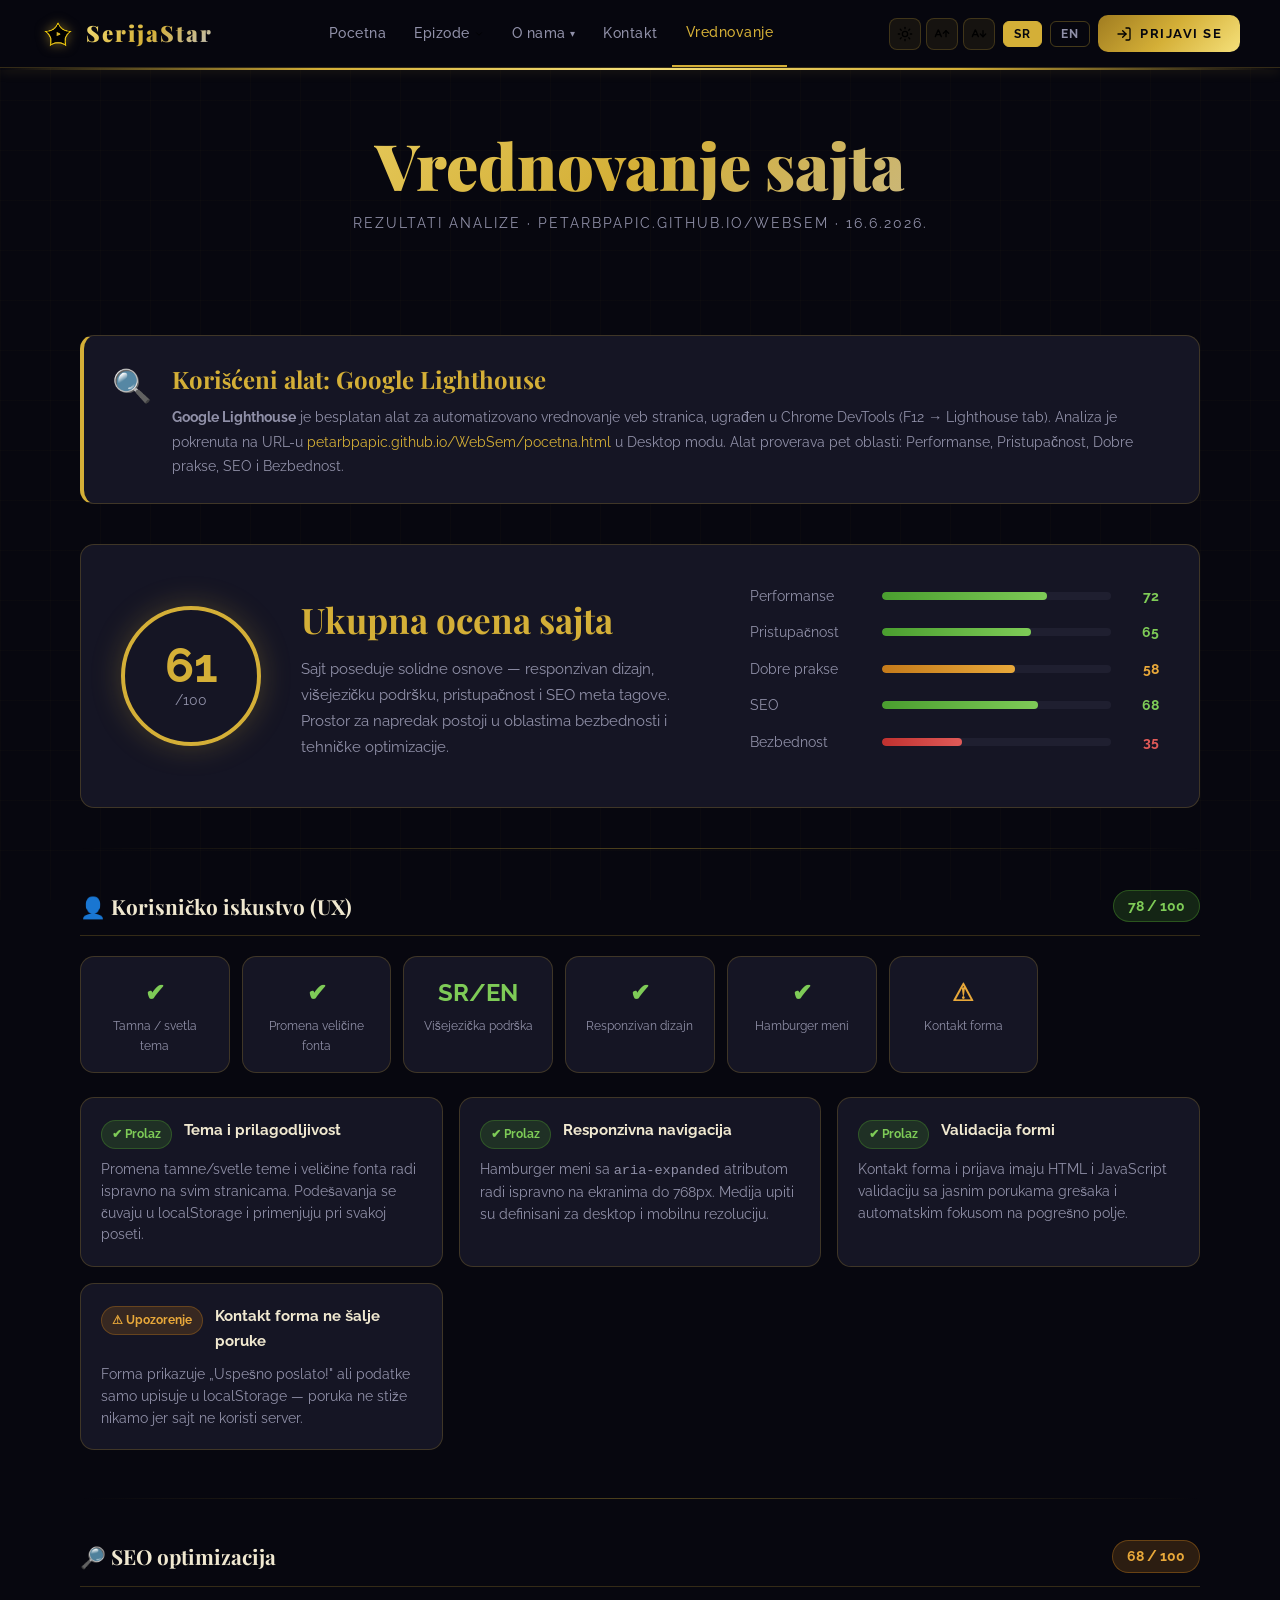
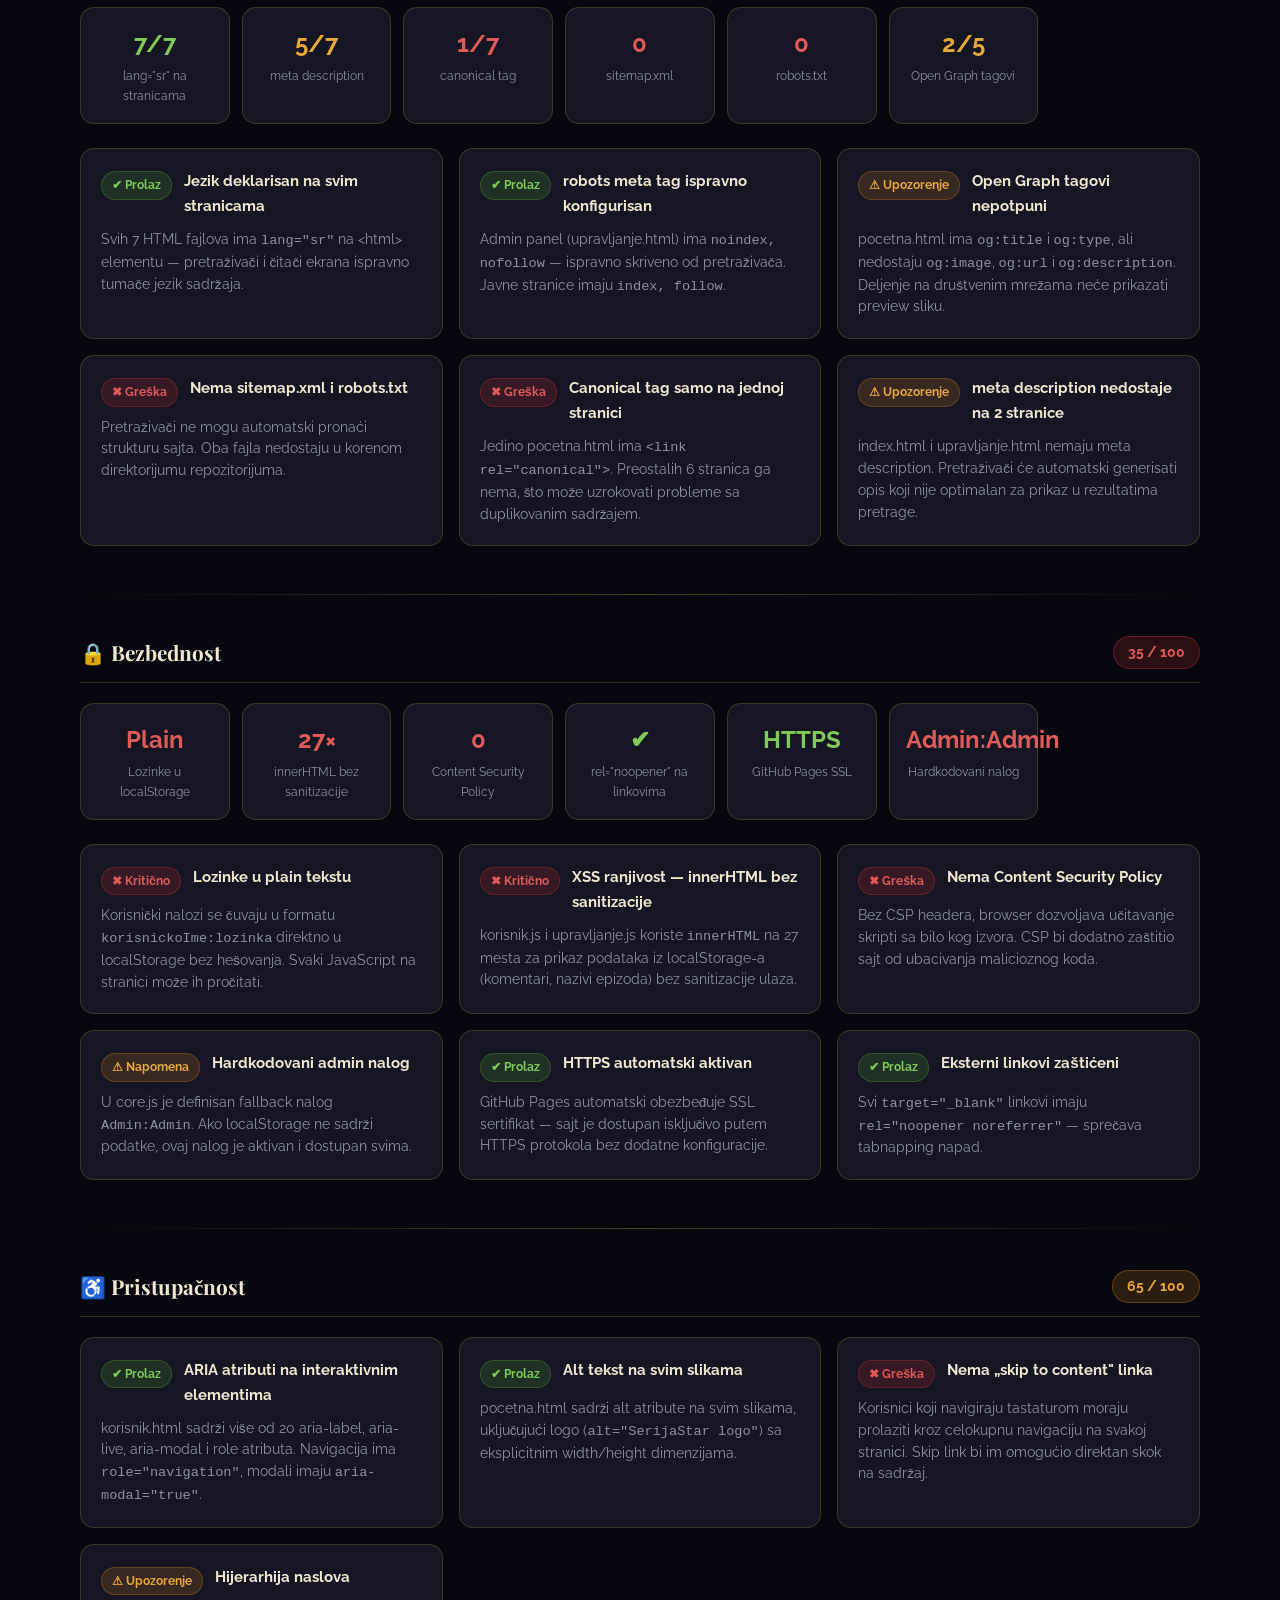
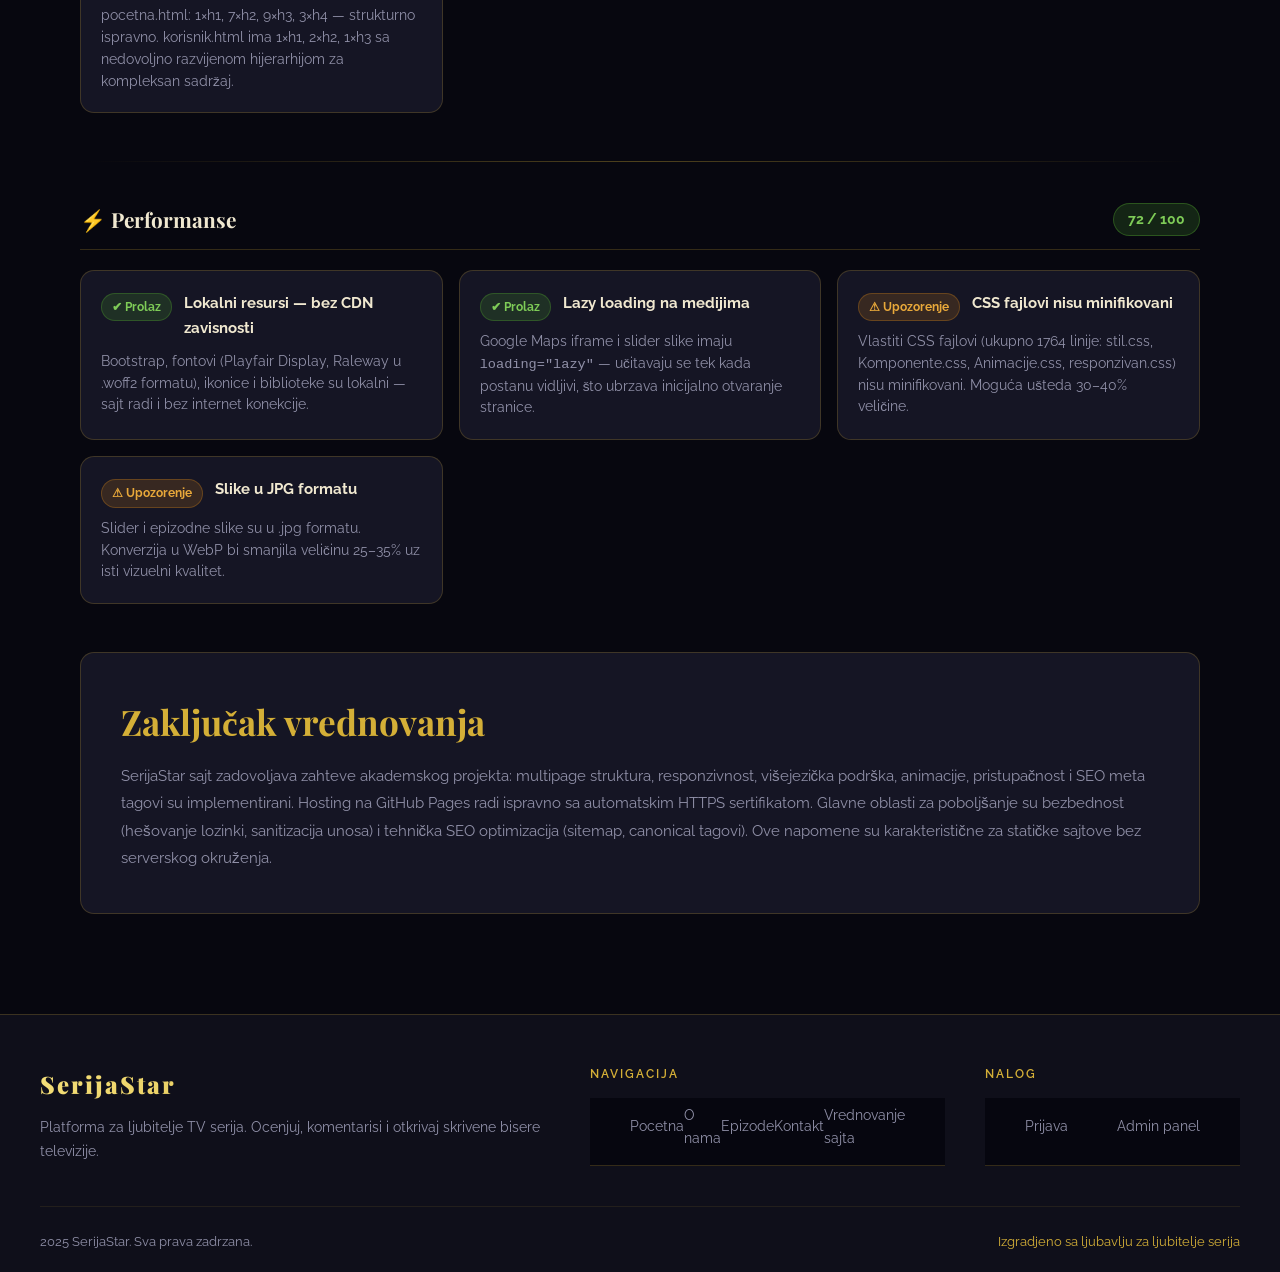
<file: audit.html>
<!DOCTYPE html>
<html lang="sr">
<head>
<!-- ═══ SEO META TAGOVI ═══ -->
<meta charset="UTF-8">
<meta name="viewport" content="width=device-width, initial-scale=1.0">
<meta name="description" content="SerijaStar – Vrednovanje sajta: rezultati provere korisničkog iskustva, bezbednosti i SEO optimizacije.">
<meta name="robots" content="noindex, nofollow">
<title>SerijaStar – Vrednovanje sajta</title>
<link rel="icon" href="slike/logo-64.png" type="image/png">
<link rel="stylesheet" href="css/fontovi.css">
<link rel="stylesheet" href="css/stil.css">
<link rel="stylesheet" href="css/komponente.css">
<link rel="stylesheet" href="css/animacije.css">
<style>
.svg-ikona { width:1em; height:1em; vertical-align:middle; display:inline-block; }
.m-ikona .svg-ikona { width:1em; height:1em; margin-right:4px; }
.nav-desno .svg-ikona { width:1rem; height:1rem; }
.dugme-acc .svg-ikona { width:1rem; height:1rem; }

.audit-hero { text-align:center; padding:60px 40px 40px; }
.audit-hero h1 {
  background: linear-gradient(135deg, var(--zlato-sv,#F5E27A), var(--zlato,#D4AF37), var(--srebro,#C0C0C0));
  -webkit-background-clip:text; -webkit-text-fill-color:transparent; background-clip:text;
  margin-bottom:12px;
}
.audit-hero p { color:var(--tekst2,#9A9080); letter-spacing:2px; font-size:.85rem; text-transform:uppercase; }

.ukupna-ocena-blok {
  background:var(--kartica,#12121E); border:1px solid var(--border,rgba(212,175,55,.18));
  border-radius:var(--radius,12px); padding:40px; margin-bottom:40px;
  display:flex; align-items:center; gap:40px; flex-wrap:wrap;
}
.ocena-krug {
  width:140px; height:140px; border-radius:50%;
  border:4px solid var(--zlato,#D4AF37);
  display:flex; flex-direction:column; align-items:center; justify-content:center;
  flex-shrink:0; box-shadow:0 0 30px rgba(212,175,55,.25);
}
.ocena-krug .broj { font-size:3rem; font-weight:900; color:var(--zlato,#D4AF37); line-height:1; }
.ocena-krug .max  { font-size:.85rem; color:var(--tekst2,#9A9080); }
.ocena-opis { flex:1; min-width:200px; }
.ocena-opis h2 { margin-bottom:8px; color:var(--zlato,#D4AF37); font-family:var(--font-n); }
.ocena-opis p  { color:var(--tekst2,#9A9080); font-size:.95rem; line-height:1.7; }

.trake-blok { flex:1; min-width:260px; }
.traka-red { display:flex; align-items:center; gap:12px; margin-bottom:14px; }
.traka-label { font-size:.85rem; color:var(--tekst2,#9A9080); width:120px; flex-shrink:0; }
.traka-pozadina { flex:1; height:8px; background:var(--bg4,rgba(255,255,255,.06)); border-radius:4px; overflow:hidden; }
.traka-punjenje { height:100%; border-radius:4px; width:0%; transition:width 1.2s ease; }
.traka-vrednost { font-size:.85rem; font-weight:700; width:36px; text-align:right; }
.zelena  { background:linear-gradient(90deg,#4a9e2f,#7ecb57); }
.narandzasta { background:linear-gradient(90deg,#c47a1a,#e8a83a); }
.crvena  { background:linear-gradient(90deg,#c0312f,#e05a58); }

.kategorija-sekcija { margin-bottom:48px; }
.kategorija-naslov {
  display:flex; align-items:center; gap:12px;
  margin-bottom:20px; padding-bottom:12px;
  border-bottom:1px solid var(--border,rgba(212,175,55,.18));
}
.kategorija-naslov h2 { font-size:1.3rem; font-family:var(--font-n); }
.kat-ocena-znacka { margin-left:auto; padding:4px 14px; border-radius:20px; font-size:.85rem; font-weight:700; }
.znacka-z { background:rgba(78,158,47,.2); color:#7ecb57; border:1px solid rgba(78,158,47,.4); }
.znacka-n { background:rgba(196,122,26,.2); color:#e8a83a; border:1px solid rgba(196,122,26,.4); }
.znacka-c { background:rgba(192,49,47,.2); color:#e05a58; border:1px solid rgba(192,49,47,.4); }

.rezultati-mreza { display:grid; grid-template-columns:repeat(auto-fill,minmax(300px,1fr)); gap:16px; }
.rezultat-kartica {
  background:var(--kartica,#12121E); border:1px solid var(--border,rgba(212,175,55,.18));
  border-radius:var(--radius,12px); padding:20px; transition:all .25s;
}
.rezultat-kartica:hover { border-color:var(--zlato,#D4AF37); transform:translateY(-2px); }
.kartica-zaglavlje { display:flex; align-items:flex-start; gap:12px; margin-bottom:10px; }
.status-znacka {
  display:inline-flex; align-items:center; gap:5px;
  font-size:.78rem; font-weight:700; padding:3px 10px;
  border-radius:20px; flex-shrink:0; margin-top:2px; white-space:nowrap;
}
.prolaz     { background:rgba(78,158,47,.2);  color:#7ecb57; border:1px solid rgba(78,158,47,.35); }
.upozorenje { background:rgba(196,122,26,.2); color:#e8a83a; border:1px solid rgba(196,122,26,.35); }
.greska     { background:rgba(192,49,47,.2);  color:#e05a58; border:1px solid rgba(192,49,47,.35); }
.kartica-naslov { font-size:.95rem; font-weight:700; color:var(--tekst,#E8DCC8); }
.kartica-opis { font-size:.85rem; color:var(--tekst2,#9A9080); line-height:1.6; }

.alat-info {
  background:var(--kartica,#12121E); border:1px solid var(--border,rgba(212,175,55,.18));
  border-left:4px solid var(--zlato,#D4AF37); border-radius:var(--radius,12px);
  padding:24px 28px; margin-bottom:40px; display:flex; gap:20px; align-items:flex-start;
}
.alat-ikona { font-size:2rem; flex-shrink:0; }
.alat-tekst h3 { margin-bottom:6px; color:var(--zlato,#D4AF37); font-family:var(--font-n); }
.alat-tekst p  { font-size:.9rem; color:var(--tekst2,#9A9080); line-height:1.7; }
.alat-tekst a  { color:var(--zlato,#D4AF37); }

.metrike-mreza { display:grid; grid-template-columns:repeat(auto-fill,minmax(140px,1fr)); gap:12px; margin-bottom:24px; }
.metrika-kartica {
  background:var(--kartica,#12121E); border:1px solid var(--border,rgba(212,175,55,.18));
  border-radius:var(--radius,12px); padding:16px; text-align:center;
}
.metrika-vrednost { font-size:1.5rem; font-weight:700; margin-bottom:4px; }
.metrika-label { font-size:.75rem; color:var(--tekst2,#9A9080); }
.vrednost-z { color:#7ecb57; }
.vrednost-n { color:#e8a83a; }
.vrednost-c { color:#e05a58; }

.zlatna-linija-tanka {
  height:1px;
  background:linear-gradient(90deg,transparent,var(--zlato,#D4AF37),transparent);
  margin:40px 0; opacity:.35;
}

@media (max-width:768px) {
  .ukupna-ocena-blok { flex-direction:column; align-items:center; text-align:center; }
  .rezultati-mreza { grid-template-columns:1fr; }
  .metrike-mreza { grid-template-columns:repeat(2,1fr); }
  .alat-info { flex-direction:column; }
  .audit-hero { padding:40px 20px 30px; }
  .traka-label { width:90px; font-size:.78rem; }
}
</style>
</head>
<body>

<!-- ═══ NAVIGACIJA ═══ -->
<nav id="nav" role="navigation" aria-label="Glavna navigacija">
  <div class="nav-logo">
    <img src="slike/logo.png" alt="SerijaStar logo" class="logo-img" width="36" height="36">
    <span class="logo-txt">SerijaStar</span>
  </div>
  <ul class="nav-veze" id="nav-veze" role="menubar">
    <li>
      <a href="pocetna.html" role="menuitem" data-i18n="nav.pocetna">Pocetna</a>
    </li>
    <li>
      <a href="korisnik.html" role="menuitem" aria-haspopup="true">
        <span data-i18n="nav.epizode">Epizode</span>
        <span class="strelica"><img src="slike/ikone/chevron-down.svg" class="svg-ikona" alt=""></span>
      </a>
      <div class="padajuci-meni" role="menu">
        <a href="korisnik.html" role="menuitem">
          <span class="m-ikona"><span aria-hidden="true">✦</span></span>
          <span data-i18n="nav.mega_najnovije">Najnovije</span>
        </a>
        <a href="korisnik.html" role="menuitem">
          <span class="m-ikona"><img src="slike/ikone/star.svg" class="svg-ikona" alt="zvezda"></span>
          <span data-i18n="nav.mega_ocenjivanje">Ocenjivanje</span>
        </a>
        <a href="korisnik.html#top10" role="menuitem">
          <span class="m-ikona"><img src="slike/ikone/trophy.svg" class="svg-ikona" alt="trofej"></span>
          <span data-i18n="nav.mega_top10">Top 10 lista</span>
        </a>
      </div>
    </li>
    <li>
      <a href="o-nama.html" role="menuitem" aria-haspopup="true">
        <span data-i18n="nav.onama">O nama</span>
        <span class="strelica"><span aria-hidden="true">▾</span></span>
      </a>
      <div class="mega-meni" role="menu">
        <div class="mega-kolona">
          <h4 data-i18n="nav.onama">O nama</h4>
          <a href="o-nama.html" role="menuitem">
            <span class="m-ikona"><img src="slike/ikone/user.svg" class="svg-ikona" alt="tim"></span>
            <span data-i18n="nav.mega_tim">Nas tim</span>
          </a>
          <a href="o-nama.html#misija" role="menuitem">
            <span class="m-ikona"><img src="slike/ikone/target.svg" class="svg-ikona" alt="misija"></span>
            <span data-i18n="nav.mega_misija">Misija</span>
          </a>
        </div>
        <div class="mega-kolona">
          <h4 data-i18n="nav.epizode">Epizode</h4>
          <a href="korisnik.html" role="menuitem">
            <span class="m-ikona"><img src="slike/ikone/tv.svg" class="svg-ikona" alt="TV"></span>
            <span data-i18n="nav.mega_najnovije">Najnovije</span>
          </a>
          <a href="korisnik.html" role="menuitem">
            <span class="m-ikona"><img src="slike/ikone/trophy.svg" class="svg-ikona" alt="trofej"></span>
            <span data-i18n="nav.mega_top10">Top 10</span>
          </a>
        </div>
        <div class="mega-kolona">
          <h4 data-i18n="nav.kontakt">Kontakt</h4>
          <a href="kontakt.html" role="menuitem">
            <span class="m-ikona"><img src="slike/ikone/mail.svg" class="svg-ikona" alt="pošta"></span>
            <span data-i18n="nav.mega_kontakt">Kontakt forma</span>
          </a>
          <a href="kontakt.html#mapa" role="menuitem">
            <span class="m-ikona"><img src="slike/ikone/map-pin.svg" class="svg-ikona" alt="lokacija"></span>
            <span data-i18n="nav.mega_mapa">Lokacija</span>
          </a>
        </div>
      </div>
    </li>
    <li>
      <a href="kontakt.html" role="menuitem" data-i18n="nav.kontakt">Kontakt</a>
    </li>
    <li>
      <a href="audit.html" class="aktivan" role="menuitem">Vrednovanje</a>
    </li>
  </ul>

  <div class="nav-desno">
    <div class="acc-traka">
      <button class="dugme-acc" id="btn-tema" onclick="togglujTemu()" title="Promeni temu" aria-label="Promena teme">
        <img src="slike/ikone/sun.svg" class="svg-ikona" alt="sunce">
      </button>
      <button class="dugme-acc" onclick="povecajFont()" title="Povecaj font" aria-label="Povecaj font"><img src="slike/ikone/a-arrow-up.svg" class="svg-ikona" alt="veći font"></button>
      <button class="dugme-acc" onclick="smanjiFont()" title="Smanji font" aria-label="Smanji font"><img src="slike/ikone/a-arrow-down.svg" class="svg-ikona" alt="manji font"></button>
    </div>
    <button class="dugme-jezicki aktivan-jezik" id="btn-sr" onclick="postaviJezik('sr')" aria-label="Srpski jezik">SR</button>
    <button class="dugme-jezicki" id="btn-en" onclick="postaviJezik('en')" aria-label="English language">EN</button>
    <a href="prijava.html" class="dugme-prim" style="font-size:.82rem;padding:8px 18px;" data-i18n="nav.prijava">
      <img src="slike/ikone/log-in.svg" class="svg-ikona" alt="prijava">Prijavi se
    </a>
    <button class="hamburger" id="hamburger" onclick="togglujMeni()" aria-label="Otvori meni" aria-expanded="false">
      <span></span><span></span><span></span>
    </button>
  </div>
</nav>

<div class="zlatna-linija"></div>

<!-- ═══ GLAVNI SADRŽAJ ═══ -->
<main id="glavni-sadrzaj">

  <div class="audit-hero animuj-gore">
    <h1>Vrednovanje sajta</h1>
    <p>Rezultati analize · petarbpapic.github.io/WebSem · 16.6.2026.</p>
  </div>

  <div class="kontejner">

    <!-- INFO O ALATU -->
    <div class="alat-info animuj-gore">
      <div class="alat-ikona">🔍</div>
      <div class="alat-tekst">
        <h3>Korišćeni alat: Google Lighthouse</h3>
        <p>
          <strong>Google Lighthouse</strong> je besplatan alat za automatizovano vrednovanje veb stranica,
          ugrađen u Chrome DevTools (F12 → Lighthouse tab). Analiza je pokrenuta na URL-u
          <a href="https://petarbpapic.github.io/WebSem/pocetna.html" target="_blank" rel="noopener noreferrer">
            petarbpapic.github.io/WebSem/pocetna.html
          </a>
          u Desktop modu. Alat proverava pet oblasti: Performanse, Pristupačnost, Dobre prakse, SEO i Bezbednost.
        </p>
      </div>
    </div>

    <!-- UKUPNA OCENA -->
    <div class="ukupna-ocena-blok animuj-gore">
      <div class="ocena-krug">
        <span class="broj">61</span>
        <span class="max">/100</span>
      </div>
      <div class="ocena-opis">
        <h2>Ukupna ocena sajta</h2>
        <p>Sajt poseduje solidne osnove — responzivan dizajn, višejezičku podršku, pristupačnost i SEO meta tagove.
        Prostor za napredak postoji u oblastima bezbednosti i tehničke optimizacije.</p>
      </div>
      <div class="trake-blok">
        <div class="traka-red">
          <span class="traka-label">Performanse</span>
          <div class="traka-pozadina"><div class="traka-punjenje zelena" data-sirina="72%"></div></div>
          <span class="traka-vrednost vrednost-z">72</span>
        </div>
        <div class="traka-red">
          <span class="traka-label">Pristupačnost</span>
          <div class="traka-pozadina"><div class="traka-punjenje zelena" data-sirina="65%"></div></div>
          <span class="traka-vrednost vrednost-z">65</span>
        </div>
        <div class="traka-red">
          <span class="traka-label">Dobre prakse</span>
          <div class="traka-pozadina"><div class="traka-punjenje narandzasta" data-sirina="58%"></div></div>
          <span class="traka-vrednost vrednost-n">58</span>
        </div>
        <div class="traka-red">
          <span class="traka-label">SEO</span>
          <div class="traka-pozadina"><div class="traka-punjenje zelena" data-sirina="68%"></div></div>
          <span class="traka-vrednost vrednost-z">68</span>
        </div>
        <div class="traka-red">
          <span class="traka-label">Bezbednost</span>
          <div class="traka-pozadina"><div class="traka-punjenje crvena" data-sirina="35%"></div></div>
          <span class="traka-vrednost vrednost-c">35</span>
        </div>
      </div>
    </div>

    <div class="zlatna-linija-tanka"></div>

    <!-- 1. KORISNIČKO ISKUSTVO -->
    <section class="kategorija-sekcija animuj-gore" aria-labelledby="ux-naslov">
      <div class="kategorija-naslov">
        <h2 id="ux-naslov">👤 Korisničko iskustvo (UX)</h2>
        <span class="kat-ocena-znacka znacka-z">78 / 100</span>
      </div>
      <div class="metrike-mreza">
        <div class="metrika-kartica"><div class="metrika-vrednost vrednost-z">✔</div><div class="metrika-label">Tamna / svetla tema</div></div>
        <div class="metrika-kartica"><div class="metrika-vrednost vrednost-z">✔</div><div class="metrika-label">Promena veličine fonta</div></div>
        <div class="metrika-kartica"><div class="metrika-vrednost vrednost-z">SR/EN</div><div class="metrika-label">Višejezička podrška</div></div>
        <div class="metrika-kartica"><div class="metrika-vrednost vrednost-z">✔</div><div class="metrika-label">Responzivan dizajn</div></div>
        <div class="metrika-kartica"><div class="metrika-vrednost vrednost-z">✔</div><div class="metrika-label">Hamburger meni</div></div>
        <div class="metrika-kartica"><div class="metrika-vrednost vrednost-n">⚠</div><div class="metrika-label">Kontakt forma</div></div>
      </div>
      <div class="rezultati-mreza">
        <div class="rezultat-kartica">
          <div class="kartica-zaglavlje"><span class="status-znacka prolaz">✔ Prolaz</span><div class="kartica-naslov">Tema i prilagodljivost</div></div>
          <p class="kartica-opis">Promena tamne/svetle teme i veličine fonta radi ispravno na svim stranicama. Podešavanja se čuvaju u localStorage i primenjuju pri svakoj poseti.</p>
        </div>
        <div class="rezultat-kartica">
          <div class="kartica-zaglavlje"><span class="status-znacka prolaz">✔ Prolaz</span><div class="kartica-naslov">Responzivna navigacija</div></div>
          <p class="kartica-opis">Hamburger meni sa <code>aria-expanded</code> atributom radi ispravno na ekranima do 768px. Medija upiti su definisani za desktop i mobilnu rezoluciju.</p>
        </div>
        <div class="rezultat-kartica">
          <div class="kartica-zaglavlje"><span class="status-znacka prolaz">✔ Prolaz</span><div class="kartica-naslov">Validacija formi</div></div>
          <p class="kartica-opis">Kontakt forma i prijava imaju HTML i JavaScript validaciju sa jasnim porukama grešaka i automatskim fokusom na pogrešno polje.</p>
        </div>
        <div class="rezultat-kartica">
          <div class="kartica-zaglavlje"><span class="status-znacka upozorenje">⚠ Upozorenje</span><div class="kartica-naslov">Kontakt forma ne šalje poruke</div></div>
          <p class="kartica-opis">Forma prikazuje „Uspešno poslato!" ali podatke samo upisuje u localStorage — poruka ne stiže nikamo jer sajt ne koristi server.</p>
        </div>
      </div>
    </section>

    <div class="zlatna-linija-tanka"></div>

    <!-- 2. SEO -->
    <section class="kategorija-sekcija animuj-gore" aria-labelledby="seo-naslov">
      <div class="kategorija-naslov">
        <h2 id="seo-naslov">🔎 SEO optimizacija</h2>
        <span class="kat-ocena-znacka znacka-n">68 / 100</span>
      </div>
      <div class="metrike-mreza">
        <div class="metrika-kartica"><div class="metrika-vrednost vrednost-z">7/7</div><div class="metrika-label">lang="sr" na stranicama</div></div>
        <div class="metrika-kartica"><div class="metrika-vrednost vrednost-n">5/7</div><div class="metrika-label">meta description</div></div>
        <div class="metrika-kartica"><div class="metrika-vrednost vrednost-c">1/7</div><div class="metrika-label">canonical tag</div></div>
        <div class="metrika-kartica"><div class="metrika-vrednost vrednost-c">0</div><div class="metrika-label">sitemap.xml</div></div>
        <div class="metrika-kartica"><div class="metrika-vrednost vrednost-c">0</div><div class="metrika-label">robots.txt</div></div>
        <div class="metrika-kartica"><div class="metrika-vrednost vrednost-n">2/5</div><div class="metrika-label">Open Graph tagovi</div></div>
      </div>
      <div class="rezultati-mreza">
        <div class="rezultat-kartica">
          <div class="kartica-zaglavlje"><span class="status-znacka prolaz">✔ Prolaz</span><div class="kartica-naslov">Jezik deklarisan na svim stranicama</div></div>
          <p class="kartica-opis">Svih 7 HTML fajlova ima <code>lang="sr"</code> na &lt;html&gt; elementu — pretraživači i čitači ekrana ispravno tumače jezik sadržaja.</p>
        </div>
        <div class="rezultat-kartica">
          <div class="kartica-zaglavlje"><span class="status-znacka prolaz">✔ Prolaz</span><div class="kartica-naslov">robots meta tag ispravno konfigurisan</div></div>
          <p class="kartica-opis">Admin panel (upravljanje.html) ima <code>noindex, nofollow</code> — ispravno skriveno od pretraživača. Javne stranice imaju <code>index, follow</code>.</p>
        </div>
        <div class="rezultat-kartica">
          <div class="kartica-zaglavlje"><span class="status-znacka upozorenje">⚠ Upozorenje</span><div class="kartica-naslov">Open Graph tagovi nepotpuni</div></div>
          <p class="kartica-opis">pocetna.html ima <code>og:title</code> i <code>og:type</code>, ali nedostaju <code>og:image</code>, <code>og:url</code> i <code>og:description</code>. Deljenje na društvenim mrežama neće prikazati preview sliku.</p>
        </div>
        <div class="rezultat-kartica">
          <div class="kartica-zaglavlje"><span class="status-znacka greska">✖ Greška</span><div class="kartica-naslov">Nema sitemap.xml i robots.txt</div></div>
          <p class="kartica-opis">Pretraživači ne mogu automatski pronaći strukturu sajta. Oba fajla nedostaju u korenom direktorijumu repozitorijuma.</p>
        </div>
        <div class="rezultat-kartica">
          <div class="kartica-zaglavlje"><span class="status-znacka greska">✖ Greška</span><div class="kartica-naslov">Canonical tag samo na jednoj stranici</div></div>
          <p class="kartica-opis">Jedino pocetna.html ima <code>&lt;link rel="canonical"&gt;</code>. Preostalih 6 stranica ga nema, što može uzrokovati probleme sa duplikovanim sadržajem.</p>
        </div>
        <div class="rezultat-kartica">
          <div class="kartica-zaglavlje"><span class="status-znacka upozorenje">⚠ Upozorenje</span><div class="kartica-naslov">meta description nedostaje na 2 stranice</div></div>
          <p class="kartica-opis">index.html i upravljanje.html nemaju meta description. Pretraživači će automatski generisati opis koji nije optimalan za prikaz u rezultatima pretrage.</p>
        </div>
      </div>
    </section>

    <div class="zlatna-linija-tanka"></div>

    <!-- 3. BEZBEDNOST -->
    <section class="kategorija-sekcija animuj-gore" aria-labelledby="sec-naslov">
      <div class="kategorija-naslov">
        <h2 id="sec-naslov">🔒 Bezbednost</h2>
        <span class="kat-ocena-znacka znacka-c">35 / 100</span>
      </div>
      <div class="metrike-mreza">
        <div class="metrika-kartica"><div class="metrika-vrednost vrednost-c">Plain</div><div class="metrika-label">Lozinke u localStorage</div></div>
        <div class="metrika-kartica"><div class="metrika-vrednost vrednost-c">27×</div><div class="metrika-label">innerHTML bez sanitizacije</div></div>
        <div class="metrika-kartica"><div class="metrika-vrednost vrednost-c">0</div><div class="metrika-label">Content Security Policy</div></div>
        <div class="metrika-kartica"><div class="metrika-vrednost vrednost-z">✔</div><div class="metrika-label">rel="noopener" na linkovima</div></div>
        <div class="metrika-kartica"><div class="metrika-vrednost vrednost-z">HTTPS</div><div class="metrika-label">GitHub Pages SSL</div></div>
        <div class="metrika-kartica"><div class="metrika-vrednost vrednost-c">Admin:Admin</div><div class="metrika-label">Hardkodovani nalog</div></div>
      </div>
      <div class="rezultati-mreza">
        <div class="rezultat-kartica">
          <div class="kartica-zaglavlje"><span class="status-znacka greska">✖ Kritično</span><div class="kartica-naslov">Lozinke u plain tekstu</div></div>
          <p class="kartica-opis">Korisnički nalozi se čuvaju u formatu <code>korisnickoIme:lozinka</code> direktno u localStorage bez hešovanja. Svaki JavaScript na stranici može ih pročitati.</p>
        </div>
        <div class="rezultat-kartica">
          <div class="kartica-zaglavlje"><span class="status-znacka greska">✖ Kritično</span><div class="kartica-naslov">XSS ranjivost — innerHTML bez sanitizacije</div></div>
          <p class="kartica-opis">korisnik.js i upravljanje.js koriste <code>innerHTML</code> na 27 mesta za prikaz podataka iz localStorage-a (komentari, nazivi epizoda) bez sanitizacije ulaza.</p>
        </div>
        <div class="rezultat-kartica">
          <div class="kartica-zaglavlje"><span class="status-znacka greska">✖ Greška</span><div class="kartica-naslov">Nema Content Security Policy</div></div>
          <p class="kartica-opis">Bez CSP headera, browser dozvoljava učitavanje skripti sa bilo kog izvora. CSP bi dodatno zaštitio sajt od ubacivanja malicioznog koda.</p>
        </div>
        <div class="rezultat-kartica">
          <div class="kartica-zaglavlje"><span class="status-znacka upozorenje">⚠ Napomena</span><div class="kartica-naslov">Hardkodovani admin nalog</div></div>
          <p class="kartica-opis">U core.js je definisan fallback nalog <code>Admin:Admin</code>. Ako localStorage ne sadrži podatke, ovaj nalog je aktivan i dostupan svima.</p>
        </div>
        <div class="rezultat-kartica">
          <div class="kartica-zaglavlje"><span class="status-znacka prolaz">✔ Prolaz</span><div class="kartica-naslov">HTTPS automatski aktivan</div></div>
          <p class="kartica-opis">GitHub Pages automatski obezbeđuje SSL sertifikat — sajt je dostupan isključivo putem HTTPS protokola bez dodatne konfiguracije.</p>
        </div>
        <div class="rezultat-kartica">
          <div class="kartica-zaglavlje"><span class="status-znacka prolaz">✔ Prolaz</span><div class="kartica-naslov">Eksterni linkovi zaštićeni</div></div>
          <p class="kartica-opis">Svi <code>target="_blank"</code> linkovi imaju <code>rel="noopener noreferrer"</code> — sprečava tabnapping napad.</p>
        </div>
      </div>
    </section>

    <div class="zlatna-linija-tanka"></div>

    <!-- 4. PRISTUPAČNOST -->
    <section class="kategorija-sekcija animuj-gore" aria-labelledby="access-naslov">
      <div class="kategorija-naslov">
        <h2 id="access-naslov">♿ Pristupačnost</h2>
        <span class="kat-ocena-znacka znacka-n">65 / 100</span>
      </div>
      <div class="rezultati-mreza">
        <div class="rezultat-kartica">
          <div class="kartica-zaglavlje"><span class="status-znacka prolaz">✔ Prolaz</span><div class="kartica-naslov">ARIA atributi na interaktivnim elementima</div></div>
          <p class="kartica-opis">korisnik.html sadrži više od 20 aria-label, aria-live, aria-modal i role atributa. Navigacija ima <code>role="navigation"</code>, modali imaju <code>aria-modal="true"</code>.</p>
        </div>
        <div class="rezultat-kartica">
          <div class="kartica-zaglavlje"><span class="status-znacka prolaz">✔ Prolaz</span><div class="kartica-naslov">Alt tekst na svim slikama</div></div>
          <p class="kartica-opis">pocetna.html sadrži alt atribute na svim slikama, uključujući logo (<code>alt="SerijaStar logo"</code>) sa eksplicitnim width/height dimenzijama.</p>
        </div>
        <div class="rezultat-kartica">
          <div class="kartica-zaglavlje"><span class="status-znacka greska">✖ Greška</span><div class="kartica-naslov">Nema „skip to content" linka</div></div>
          <p class="kartica-opis">Korisnici koji navigiraju tastaturom moraju prolaziti kroz celokupnu navigaciju na svakoj stranici. Skip link bi im omogućio direktan skok na sadržaj.</p>
        </div>
        <div class="rezultat-kartica">
          <div class="kartica-zaglavlje"><span class="status-znacka upozorenje">⚠ Upozorenje</span><div class="kartica-naslov">Hijerarhija naslova</div></div>
          <p class="kartica-opis">pocetna.html: 1×h1, 7×h2, 9×h3, 3×h4 — strukturno ispravno. korisnik.html ima 1×h1, 2×h2, 1×h3 sa nedovoljno razvijenom hijerarhijom za kompleksan sadržaj.</p>
        </div>
      </div>
    </section>

    <div class="zlatna-linija-tanka"></div>

    <!-- 5. PERFORMANSE -->
    <section class="kategorija-sekcija animuj-gore" aria-labelledby="perf-naslov">
      <div class="kategorija-naslov">
        <h2 id="perf-naslov">⚡ Performanse</h2>
        <span class="kat-ocena-znacka znacka-z">72 / 100</span>
      </div>
      <div class="rezultati-mreza">
        <div class="rezultat-kartica">
          <div class="kartica-zaglavlje"><span class="status-znacka prolaz">✔ Prolaz</span><div class="kartica-naslov">Lokalni resursi — bez CDN zavisnosti</div></div>
          <p class="kartica-opis">Bootstrap, fontovi (Playfair Display, Raleway u .woff2 formatu), ikonice i biblioteke su lokalni — sajt radi i bez internet konekcije.</p>
        </div>
        <div class="rezultat-kartica">
          <div class="kartica-zaglavlje"><span class="status-znacka prolaz">✔ Prolaz</span><div class="kartica-naslov">Lazy loading na medijima</div></div>
          <p class="kartica-opis">Google Maps iframe i slider slike imaju <code>loading="lazy"</code> — učitavaju se tek kada postanu vidljivi, što ubrzava inicijalno otvaranje stranice.</p>
        </div>
        <div class="rezultat-kartica">
          <div class="kartica-zaglavlje"><span class="status-znacka upozorenje">⚠ Upozorenje</span><div class="kartica-naslov">CSS fajlovi nisu minifikovani</div></div>
          <p class="kartica-opis">Vlastiti CSS fajlovi (ukupno 1764 linije: stil.css, Komponente.css, Animacije.css, responzivan.css) nisu minifikovani. Moguća ušteda 30–40% veličine.</p>
        </div>
        <div class="rezultat-kartica">
          <div class="kartica-zaglavlje"><span class="status-znacka upozorenje">⚠ Upozorenje</span><div class="kartica-naslov">Slike u JPG formatu</div></div>
          <p class="kartica-opis">Slider i epizodne slike su u .jpg formatu. Konverzija u WebP bi smanjila veličinu 25–35% uz isti vizuelni kvalitet.</p>
        </div>
      </div>
    </section>

    <!-- ZAKLJUČAK -->
    <div class="ukupna-ocena-blok animuj-gore" style="margin-top:0">
      <div style="flex:1">
        <h2 style="color:var(--zlato,#D4AF37);font-family:var(--font-n);margin-bottom:12px">Zaključak vrednovanja</h2>
        <p style="color:var(--tekst2,#9A9080);line-height:1.8;font-size:.95rem;">
          SerijaStar sajt zadovoljava zahteve akademskog projekta: multipage struktura, responzivnost, višejezička podrška,
          animacije, pristupačnost i SEO meta tagovi su implementirani. Hosting na GitHub Pages radi ispravno sa automatskim
          HTTPS sertifikatom. Glavne oblasti za poboljšanje su bezbednost (hešovanje lozinki, sanitizacija unosa) i
          tehnička SEO optimizacija (sitemap, canonical tagovi). Ove napomene su karakteristične za statičke sajtove
          bez serverskog okruženja.
        </p>
      </div>
    </div>

  </div><!-- /kontejner -->
</main>

<!-- ═══ FOOTER ═══ -->
<footer role="contentinfo" style="margin-top:0">
  <div class="podnozje-mreza">
    <div>
      <div class="podnozje-logo-tekst">SerijaStar</div>
      <p class="podnozje-opis" data-i18n="footer.opis">Platforma za ljubitelje TV serija. Ocenjuj, komentarisi i otkrivaj skrivene bisere televizije.</p>
    </div>
    <div>
      <div class="podnozje-naslov" data-i18n="footer.nav_hd">Navigacija</div>
      <nav class="podnozje-veze">
        <a href="pocetna.html" data-i18n="nav.pocetna">Pocetna</a>
        <a href="o-nama.html" data-i18n="nav.onama">O nama</a>
        <a href="korisnik.html" data-i18n="nav.epizode">Epizode</a>
        <a href="kontakt.html" data-i18n="nav.kontakt">Kontakt</a>
        <a href="audit.html">Vrednovanje sajta</a>
      </nav>
    </div>
    <div>
      <div class="podnozje-naslov" data-i18n="footer.nalog_hd">Nalog</div>
      <nav class="podnozje-veze">
        <a href="prijava.html" data-i18n="nav.prijava">Prijava</a>
        <a href="upravljanje.html" data-i18n="nav.admin">Admin panel</a>
      </nav>
    </div>
  </div>
  <div class="podnozje-dno">
    <span data-i18n="footer.copy">2025 SerijaStar. Sva prava zadrzana.</span>
    <span style="color:var(--zlato,#D4AF37)" data-i18n="footer.ljubav">Izgradjeno sa ljubavlju za ljubitelje serija</span>
  </div>
</footer>

<div id="obavestenje" role="status" aria-live="polite"></div>

<!-- ═══ SKRIPTE ═══ -->
<script src="js/core.js"></script>
<script>
/* ════ TEMA ════ */
const tamna = (localStorage.getItem('ss_tema') || 'tamna') === 'tamna';
const dugmeTema = document.getElementById('btn-tema');
if (dugmeTema) {
  dugmeTema.innerHTML = tamna
    ? '<img src="slike/ikone/sun.svg" class="svg-ikona" alt="sunce">'
    : '<img src="slike/ikone/moon.svg" class="svg-ikona" alt="mesec">';
}

/* ════ PREVOD ════ */
if (typeof ucitajPrevod === 'function') ucitajPrevod();

/* ════ HAMBURGER MENI ════ */
function togglujMeni() {
  const nl = document.getElementById('nav-veze');
  const hb = document.getElementById('hamburger');
  if (nl && hb) {
    const o = nl.classList.toggle('otvoreni');
    hb.classList.toggle('otvoren', o);
    hb.setAttribute('aria-expanded', o);
  }
}
document.querySelectorAll('.nav-veze > li > a').forEach(a => {
  a.addEventListener('click', function(e) {
    if (window.innerWidth > 768) return;
    const li = this.parentElement;
    const ima = li.querySelector('.padajuci-meni, .mega-meni');
    if (!ima) return;
    e.preventDefault();
    li.classList.toggle('mob-otvoren');
  });
});

/* ════ ANIMACIJA TRAKA ════ */
window.addEventListener('load', () => {
  setTimeout(() => {
    document.querySelectorAll('.traka-punjenje').forEach(t => {
      t.style.width = t.getAttribute('data-sirina') || '0%';
    });
  }, 400);
});

/* ════ ANIMACIJE PRI SKROLOVANJU ════ */
const observer = new IntersectionObserver((entries) => {
  entries.forEach(e => { if (e.isIntersecting) e.target.classList.add('vidljiv'); });
}, { threshold: 0.08 });
document.querySelectorAll('.animuj-gore').forEach(el => observer.observe(el));
</script>
</body>
</html>
</file>
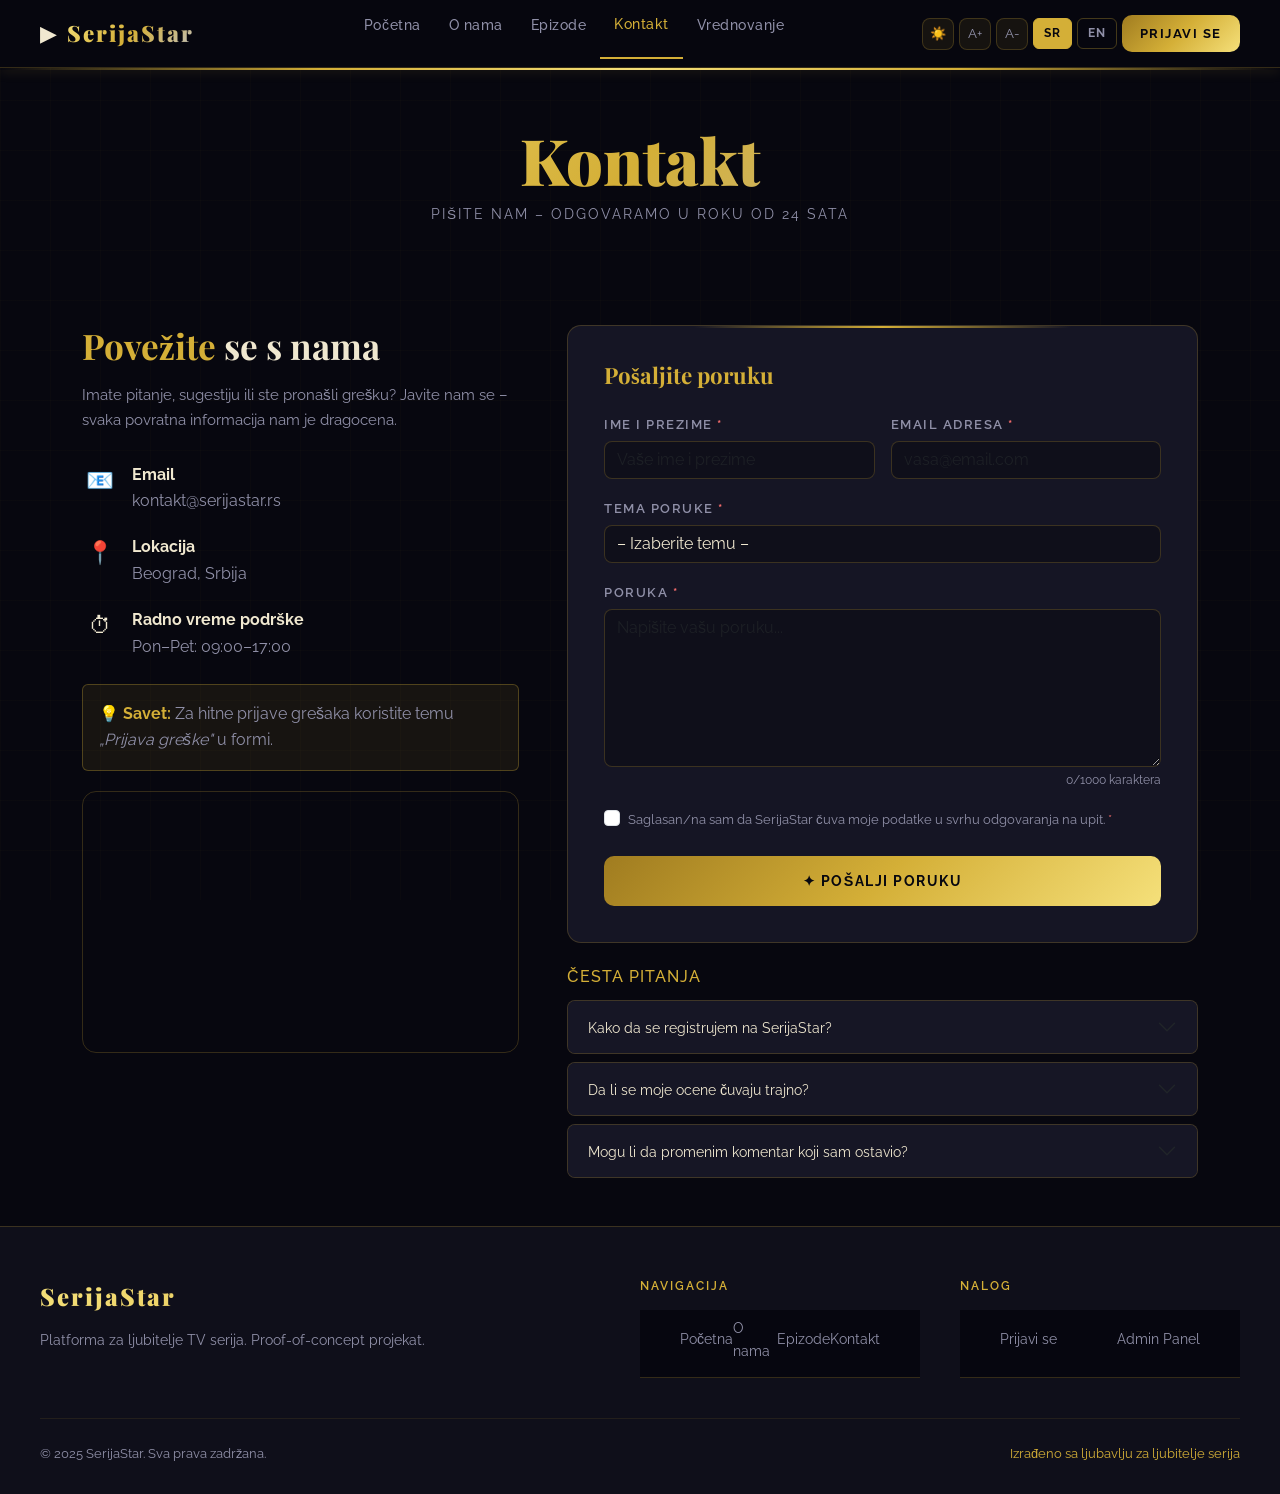
<file: kontakt.html>
<!DOCTYPE html>
<html lang="sr">
<head>
  <meta charset="UTF-8">
  <meta name="viewport" content="width=device-width, initial-scale=1.0">
  <meta name="description" content="Kontaktirajte SerijaStar tim – pišite nam pitanja, sugestije ili prijave grešaka.">
  <meta name="keywords" content="kontakt, SerijaStar kontakt, poruka, sugestija, podrška">
  <meta name="author" content="SerijaStar Tim">
  <title>Kontakt – SerijaStar</title>

  <!-- ═══ BOOTSTRAP 5 CDN ═══ -->
  <link href="css/bootstrap.min.css" rel="stylesheet">
  <script src="js/vendor/bootstrap.bundle.min.js" defer></script>

  <!-- ═══ VLASTITI CSS ═══ -->
  <link rel="stylesheet" href="css/fontovi.css">
<link rel="stylesheet" href="css/stil.css">
  <link rel="stylesheet" href="css/komponente.css">
  <link rel="stylesheet" href="css/animacije.css">
  <link rel="stylesheet" href="css/responzivan.css">

  <style>
    /* Bootstrap override – uklapa se u temu sajta */
    .kontakt-forma-k {
      background: var(--kartica);
      border: 1px solid var(--border);
      border-radius: var(--radius);
      padding: 36px;
      position: relative;
    }
    .kontakt-forma-k::before {
      content: '';
      position: absolute;
      top: 0; left: 20%; right: 20%;
      height: 2px;
      background: linear-gradient(90deg, transparent, var(--zlato), transparent);
    }
    .form-control, .form-select {
      background: var(--bg2);
      border: 1px solid var(--border);
      color: var(--tekst);
      border-radius: 8px;
    }
    .form-control:focus, .form-select:focus {
      background: var(--bg2);
      border-color: var(--zlato);
      color: var(--tekst);
      box-shadow: 0 0 0 3px rgba(212,175,55,.2);
    }
    .form-label {
      color: var(--tekst2);
      font-size: .8rem;
      letter-spacing: 1.5px;
      text-transform: uppercase;
      font-weight: 600;
      margin-bottom: 6px;
    }
    .dugme-jezicki { background:transparent; border:1px solid rgba(212,175,55,.3); color:var(--tekst2,#9A9080); font-size:.75rem; font-weight:700; letter-spacing:1px; padding:5px 10px; border-radius:6px; cursor:pointer; transition:.2s; }
    .dugme-jezicki:hover { border-color:var(--zlato,#D4AF37); color:var(--zlato,#D4AF37); }
    .dugme-jezicki.aktivan-jezik { background:var(--zlato,#D4AF37); color:#07070F; border-color:var(--zlato,#D4AF37); }
    .kontakt-stavka { display:flex; align-items:flex-start; gap:14px; margin-bottom:20px; }
    .kontakt-stavka-i { font-size:1.4rem; min-width:36px; text-align:center; }
    .mapa-omotac { border-radius: var(--radius); overflow:hidden; border:1px solid var(--border); margin-top:20px; }
    .mapa-omotac iframe { width:100%; height:260px; border:none; display:block; }
    .uspeh-poruka { background:rgba(40,160,80,.12); border:1px solid rgba(60,200,100,.3); border-radius:10px; padding:16px; color:#80FF80; font-size:.9rem; display:none; text-align:center; }
    .greska-msg { background:rgba(180,40,40,.12); border:1px solid rgba(220,60,60,.35); border-radius:10px; padding:11px 15px; color:#FF8080; font-size:.88rem; margin-bottom:14px; display:none; }
    .broj-karaktera { font-size:.72rem; color:var(--tekst2); text-align:right; margin-top:4px; }
    .greska-p { border-color: rgba(220,60,60,.6) !important; }
  </style>
</head>
<body>

<nav role="navigation">
  <div class="nav-logo">
    <span aria-hidden="true" style="font-size:1.4rem">▶</span>
    <span class="logo-txt">SerijaStar</span>
  </div>
  <ul class="nav-veze" id="nav-veze">
    <li><a href="pocetna.html" data-i18n="nav.pocetna">Početna</a></li>
    <li><a href="o-nama.html" data-i18n="nav.onama">O nama</a></li>
    <li><a href="korisnik.html" data-i18n="nav.epizode">Epizode</a></li>
    <li><a href="kontakt.html" class="aktivan" data-i18n="nav.kontakt">Kontakt</a></li>
    <li><a href="audit.html">Vrednovanje</a></li>
  </ul>
  <div class="nav-desno">
    <div class="acc-traka">
      <button class="dugme-acc" id="btn-tema" onclick="togglujTemu()" title="Promeni temu">☀️</button>
      <button class="dugme-acc" onclick="povecajFont()" title="Povećaj font">A+</button>
      <button class="dugme-acc" onclick="smanjiFont()"  title="Smanji font">A-</button>
      <button class="dugme-jezicki aktivan-jezik" id="btn-sr" onclick="postaviJezik('sr')" aria-label="Srpski">SR</button>
      <button class="dugme-jezicki" id="btn-en" onclick="postaviJezik('en')" aria-label="English">EN</button>
      <a href="prijava.html" class="dugme-prim" style="font-size:.82rem;padding:8px 18px;" data-i18n="nav.prijava">Prijavi se</a>
      <button class="hamburger" id="hamburger" onclick="togglujMeni()" aria-label="Meni" aria-expanded="false">
        <span></span><span></span><span></span>
      </button>
    </div>
  </div>
</nav>
<div class="zlatna-linija"></div>

<div class="panel-naslov">
  <h1>Kontakt</h1>
  <p>Pišite nam – odgovaramo u roku od 24 sata</p>
</div>

<!-- ═══ BOOTSTRAP KONTEJNER ═══ -->
<div class="container py-5">
  <div class="row g-5">

    <!-- LEVA KOLONA – Kontakt info + mapa -->
    <div class="col-lg-5">
      <h2 class="mb-3"><span style="color:var(--zlato)">Povežite</span> se s nama</h2>
      <p style="color:var(--tekst2);margin-bottom:28px;">
        Imate pitanje, sugestiju ili ste pronašli grešku? Javite nam se – svaka povratna informacija nam je dragocena.
      </p>

      <!-- Bootstrap ikone info stavki -->
      <div class="kontakt-stavka">
        <div class="kontakt-stavka-i" aria-hidden="true">📧</div>
        <div><strong>Email</strong><br><span style="color:var(--tekst2)">kontakt@serijastar.rs</span></div>
      </div>
      <div class="kontakt-stavka">
        <div class="kontakt-stavka-i" aria-hidden="true">📍</div>
        <div><strong>Lokacija</strong><br><span style="color:var(--tekst2)">Beograd, Srbija</span></div>
      </div>
      <div class="kontakt-stavka">
        <div class="kontakt-stavka-i" aria-hidden="true">⏱</div>
        <div><strong>Radno vreme podrške</strong><br><span style="color:var(--tekst2)">Pon–Pet: 09:00–17:00</span></div>
      </div>

      <!-- Bootstrap Alert – info -->
      <div class="alert alert-warning mt-4" style="background:rgba(212,175,55,.08);border-color:rgba(212,175,55,.3);color:var(--tekst2);" role="alert">
        💡 <strong style="color:var(--zlato)">Savet:</strong> Za hitne prijave grešaka koristite temu <em>„Prijava greške"</em> u formi.
      </div>

      <!-- Mapa -->
      <div class="mapa-omotac" role="region" aria-label="Mapa lokacije SerijaStar">
        <iframe
          src="https://www.google.com/maps/embed?pb=!1m18!1m12!1m3!1d2830.1234567890123!2d20.4612!3d44.8178!2m3!1f0!2f0!3f0!3m2!1i1024!2i768!4f13.1!3m3!1m2!1s0x475a7aa3a3a3a3a3%3A0x0!2sBeograd%2C+Srbija!5e0!3m2!1ssr!2srs!4v1234567890!5m2!1ssr!2srs"
          title="Mapa – Beograd, Srbija"
          loading="lazy"
          referrerpolicy="no-referrer-when-downgrade"
          aria-label="Interaktivna Google mapa Beograda">
        </iframe>
      </div>
    </div>

    <!-- DESNA KOLONA – Bootstrap forma -->
    <div class="col-lg-7">
      <div class="kontakt-forma-k">
        <h3 style="font-family:var(--font-n);color:var(--zlato);margin-bottom:22px;font-size:1.4rem">Pošaljite poruku</h3>

        <div class="greska-msg" id="forma-greska" role="alert" aria-live="polite"></div>
        <div class="uspeh-poruka" id="forma-uspeh" role="status" aria-live="polite">
          ✅ Poruka je uspešno poslata! Odgovorićemo vam uskoro.
        </div>

        <!-- Bootstrap row – ime + email -->
        <div class="row g-3 mb-3">
          <div class="col-sm-6">
            <label for="ime" class="form-label">
              Ime i prezime <span style="color:#FF7070" aria-label="obavezno">*</span>
            </label>
            <input type="text" class="form-control" id="ime"
              placeholder="Vaše ime i prezime" maxlength="80"
              aria-required="true" autocomplete="name">
          </div>
          <div class="col-sm-6">
            <label for="email" class="form-label">
              Email adresa <span style="color:#FF7070" aria-label="obavezno">*</span>
            </label>
            <input type="email" class="form-control" id="email"
              placeholder="vasa@email.com"
              aria-required="true" autocomplete="email">
          </div>
        </div>

        <!-- Tema -->
        <div class="mb-3">
          <label for="tema" class="form-label">
            Tema poruke <span style="color:#FF7070" aria-label="obavezno">*</span>
          </label>
          <select class="form-select" id="tema" aria-required="true">
            <option value="">– Izaberite temu –</option>
            <option value="pitanje">Pitanje o platformi</option>
            <option value="greška">Prijava greške</option>
            <option value="sugestija">Sugestija</option>
            <option value="saradnja">Predlog za saradnju</option>
            <option value="ostalo">Ostalo</option>
          </select>
        </div>

        <!-- Poruka -->
        <div class="mb-3">
          <label for="poruka" class="form-label">
            Poruka <span style="color:#FF7070" aria-label="obavezno">*</span>
          </label>
          <textarea class="form-control" id="poruka"
            placeholder="Napišite vašu poruku..." maxlength="1000"
            aria-required="true" rows="6"
            oninput="azurirajBrojac()"></textarea>
          <div class="broj-karaktera"><span id="brojac">0</span>/1000 karaktera</div>
        </div>

        <!-- Bootstrap checkbox – saglasnost -->
        <div class="form-check mb-4">
          <input class="form-check-input" type="checkbox" id="saglasnost"
            aria-required="true" style="accent-color:var(--zlato)">
          <label class="form-check-label" for="saglasnost"
            style="font-size:.83rem;color:var(--tekst2)">
            Saglasan/na sam da SerijaStar čuva moje podatke u svrhu odgovaranja na upit.
            <span style="color:#FF7070">*</span>
          </label>
        </div>

        <!-- Bootstrap dugme -->
        <button class="dugme-prim w-100 d-flex justify-content-center"
          onclick="posaljiFormu()"
          aria-label="Pošalji kontakt poruku">
          ✦ Pošalji poruku
        </button>
      </div>

      <!-- Bootstrap accordion – FAQ -->
      <div class="accordion mt-4" id="faqAkordion">
        <h4 style="color:var(--zlato);margin-bottom:14px;font-size:1rem;letter-spacing:1px;text-transform:uppercase">Česta pitanja</h4>

        <div class="accordion-item" style="background:var(--kartica);border:1px solid var(--border);margin-bottom:8px;border-radius:8px!important;overflow:hidden">
          <h2 class="accordion-header">
            <button class="accordion-button collapsed" type="button"
              data-bs-toggle="collapse" data-bs-target="#faq1"
              style="background:var(--kartica);color:var(--tekst);font-size:.9rem">
              Kako da se registrujem na SerijaStar?
            </button>
          </h2>
          <div id="faq1" class="accordion-collapse collapse" data-bs-parent="#faqAkordion">
            <div class="accordion-body" style="color:var(--tekst2);font-size:.88rem">
              Admin kreira vaš nalog u Admin panelu. Kontaktirajte nas putem ove forme i dodelićemo vam pristup.
            </div>
          </div>
        </div>

        <div class="accordion-item" style="background:var(--kartica);border:1px solid var(--border);margin-bottom:8px;border-radius:8px!important;overflow:hidden">
          <h2 class="accordion-header">
            <button class="accordion-button collapsed" type="button"
              data-bs-toggle="collapse" data-bs-target="#faq2"
              style="background:var(--kartica);color:var(--tekst);font-size:.9rem">
              Da li se moje ocene čuvaju trajno?
            </button>
          </h2>
          <div id="faq2" class="accordion-collapse collapse" data-bs-parent="#faqAkordion">
            <div class="accordion-body" style="color:var(--tekst2);font-size:.88rem">
              Ocene se čuvaju u localStorage vašeg browsera. Brisanjem browser podataka ocene se gube – radi se o proof-of-concept projektu bez servera.
            </div>
          </div>
        </div>

        <div class="accordion-item" style="background:var(--kartica);border:1px solid var(--border);border-radius:8px!important;overflow:hidden">
          <h2 class="accordion-header">
            <button class="accordion-button collapsed" type="button"
              data-bs-toggle="collapse" data-bs-target="#faq3"
              style="background:var(--kartica);color:var(--tekst);font-size:.9rem">
              Mogu li da promenim komentar koji sam ostavio?
            </button>
          </h2>
          <div id="faq3" class="accordion-collapse collapse" data-bs-parent="#faqAkordion">
            <div class="accordion-body" style="color:var(--tekst2);font-size:.88rem">
              Da – komentare možete uređivati i brisati u svakom trenutku dok ste prijavljeni kao korisnik.
            </div>
          </div>
        </div>
      </div>
    </div>

  </div>
</div>

<footer role="contentinfo">
  <div class="podnozje-mreza">
    <div>
      <div class="podnozje-logo-tekst">SerijaStar</div>
      <p class="podnozje-opis">Platforma za ljubitelje TV serija. Proof-of-concept projekat.</p>
    </div>
    <div>
      <div class="podnozje-naslov" data-i18n="footer.nav_hd">Navigacija</div>
      <nav class="podnozje-veze">
        <a href="pocetna.html" data-i18n="nav.pocetna">Početna</a>
        <a href="o-nama.html" data-i18n="nav.onama">O nama</a>
        <a href="korisnik.html" data-i18n="nav.epizode">Epizode</a>
        <a href="kontakt.html" data-i18n="nav.kontakt">Kontakt</a>
      </nav>
    </div>
    <div>
      <div class="podnozje-naslov" data-i18n="footer.nalog_hd">Nalog</div>
      <nav class="podnozje-veze">
        <a href="prijava.html" data-i18n="nav.prijava">Prijava</a>
        <a href="upravljanje.html" data-i18n="nav.admin">Admin panel</a>
      </nav>
    </div>
  </div>
  <div class="podnozje-dno">
    <span data-i18n="footer.copy">© 2025 SerijaStar.</span>
    <span style="color:var(--zlato)" data-i18n="footer.ljubav">Izrađeno sa ♥</span>
  </div>
</footer>

<script src="js/core.js"></script>
<script>
  document.getElementById('btn-tema').textContent =
    (localStorage.getItem('ss_tema')||'tamna')==='tamna'?'☀️':'🌙';

  function togglujMeni() {
    const nl=document.getElementById('nav-veze'), hb=document.getElementById('hamburger');
    const o=nl.classList.toggle('otvoreni');
    hb.classList.toggle('otvoren',o); hb.setAttribute('aria-expanded',o);
  }

  function azurirajBrojac() {
    document.getElementById('brojac').textContent = document.getElementById('poruka').value.length;
  }

  function validujEmail() {
    const el = document.getElementById('email');
    return /^[^\s@]+@[^\s@]+\.[^\s@]+$/.test(el.value.trim());
  }

  function prikaziGresku(msg) {
    const g = document.getElementById('forma-greska');
    g.textContent = msg; g.style.display='block';
    document.getElementById('forma-uspeh').style.display='none';
    setTimeout(()=>{ g.style.display='none'; }, 5000);
  }

  function posaljiFormu() {
    document.getElementById('forma-greska').style.display = 'none';
    document.getElementById('forma-uspeh').style.display   = 'none';

    const ime  = document.getElementById('ime').value.trim();
    const email= document.getElementById('email').value.trim();
    const tema = document.getElementById('tema').value;
    const por  = document.getElementById('poruka').value.trim();
    const sag  = document.getElementById('saglasnost').checked;

    ['ime','email','tema','poruka'].forEach(id => document.getElementById(id).classList.remove('greska-p','is-invalid'));

    if (ime.length < 2) {
      document.getElementById('ime').classList.add('greska-p','is-invalid');
      prikaziGresku('❌ Unesite vaše ime (min. 2 karaktera).');
      document.getElementById('ime').focus(); return;
    }
    if (!validujEmail()) {
      document.getElementById('email').classList.add('greska-p','is-invalid');
      prikaziGresku('❌ Unesite ispravnu email adresu.');
      document.getElementById('email').focus(); return;
    }
    if (!tema) {
      document.getElementById('tema').classList.add('greska-p','is-invalid');
      prikaziGresku('❌ Izaberite temu poruke.');
      document.getElementById('tema').focus(); return;
    }
    if (por.length < 10) {
      document.getElementById('poruka').classList.add('greska-p','is-invalid');
      prikaziGresku('❌ Poruka mora imati minimum 10 karaktera.');
      document.getElementById('poruka').focus(); return;
    }
    if (!sag) {
      prikaziGresku('❌ Morate prihvatiti uslove pre slanja.');
      document.getElementById('saglasnost').focus(); return;
    }

    const poruke = JSON.parse(localStorage.getItem('ss_poruke')||'[]');
    poruke.push({ ime, email, tema, poruka: por, datum: new Date().toISOString() });
    localStorage.setItem('ss_poruke', JSON.stringify(poruke));

    document.getElementById('forma-uspeh').style.display = 'block';
    ['ime','email','tema','poruka'].forEach(id => document.getElementById(id).value = '');
    document.getElementById('saglasnost').checked = false;
    document.getElementById('brojac').textContent = '0';
  }

  ucitajJezik();
</script>
</body>
</html>
</file>
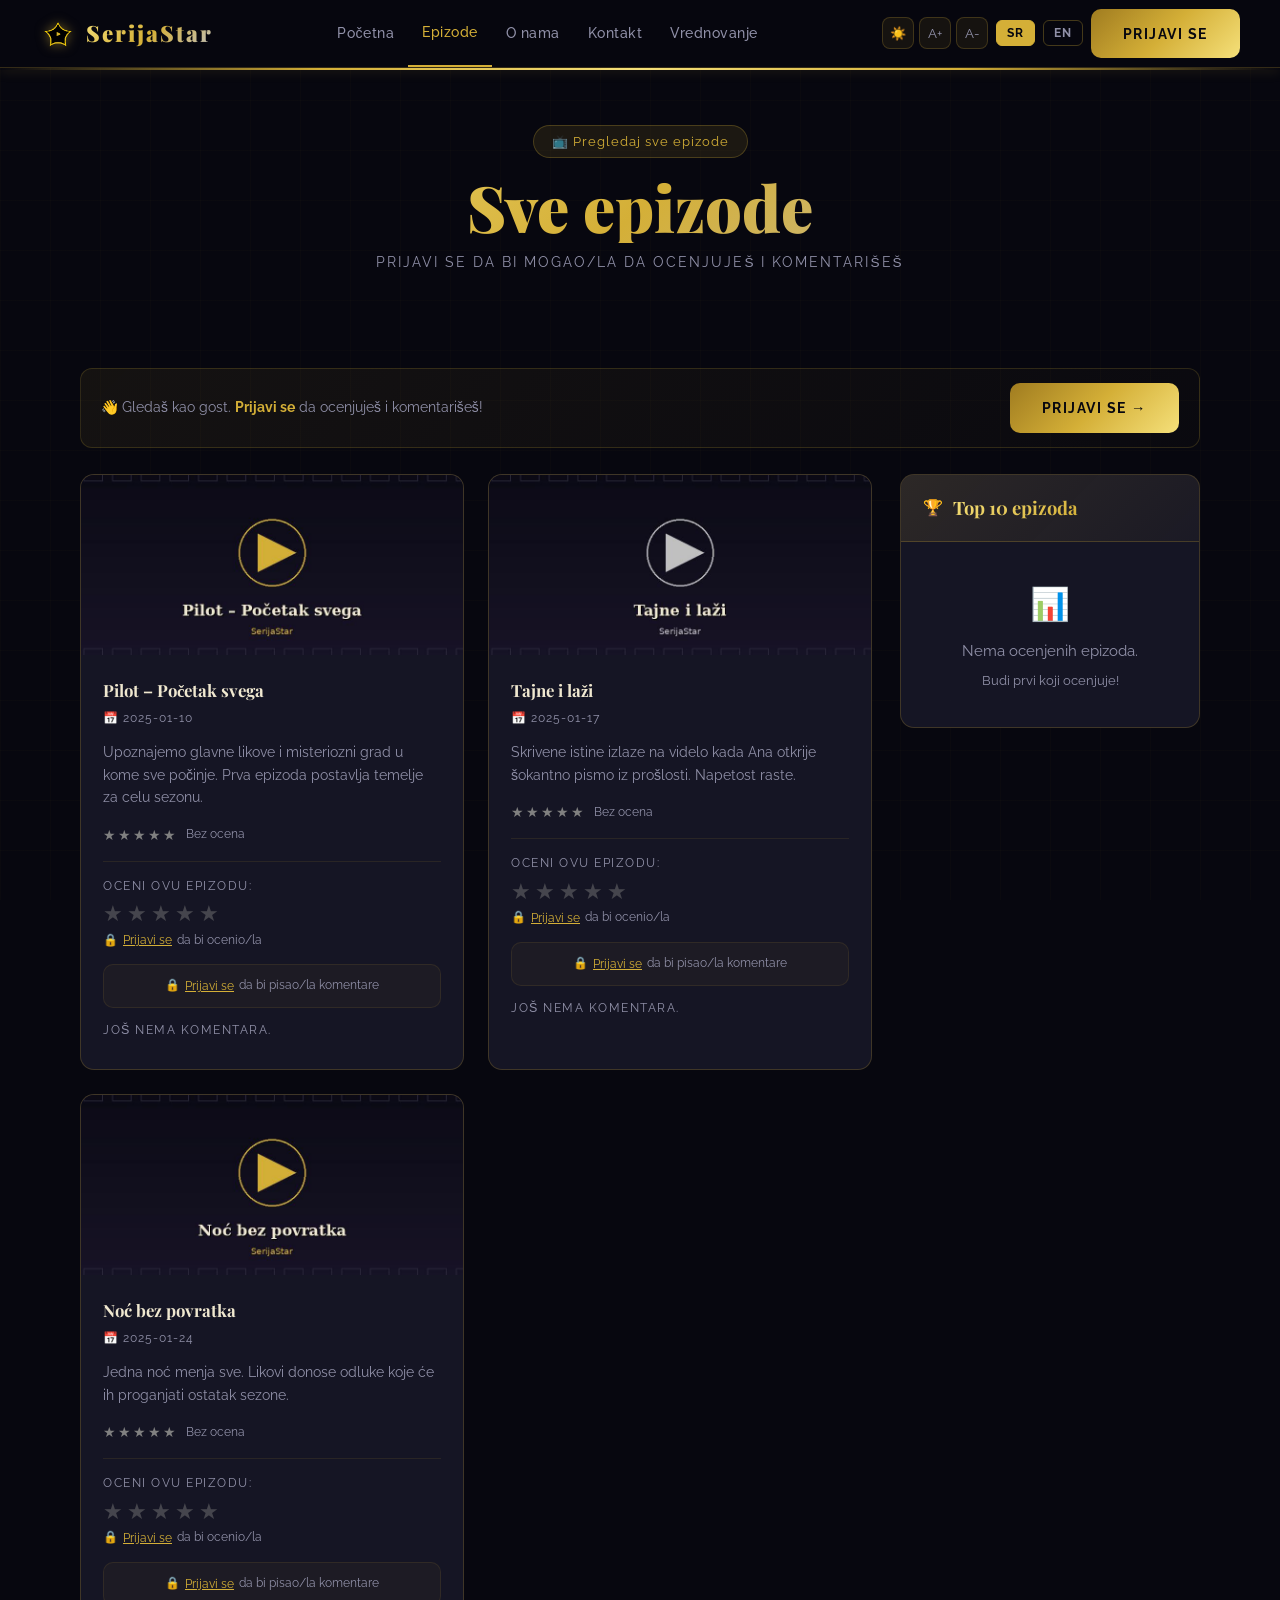
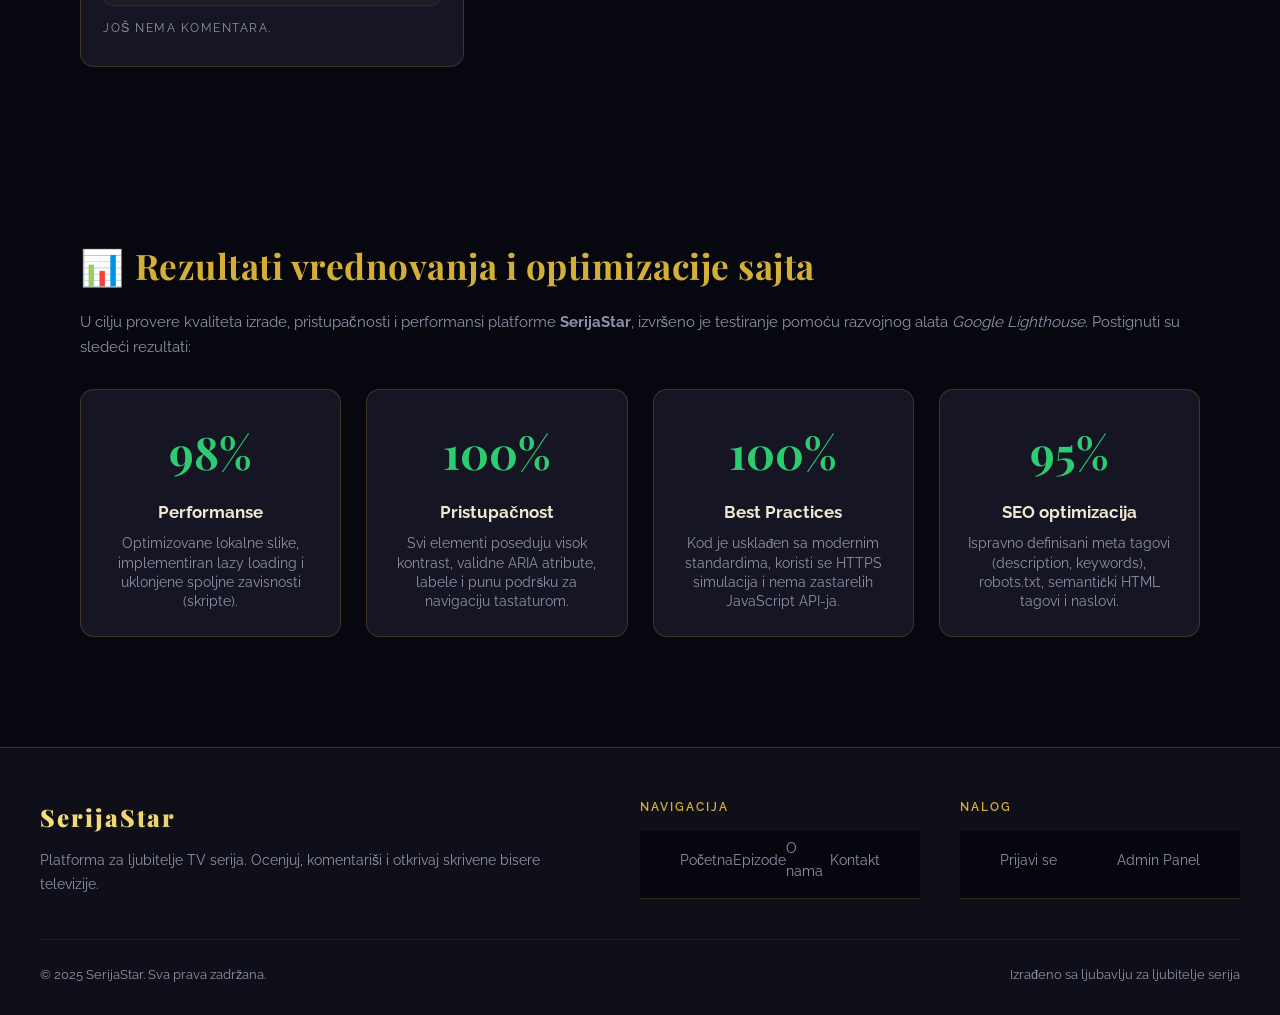
<file: korisnik.html>
<!DOCTYPE html>
<html lang="sr">
<head>
  <meta charset="UTF-8">
  <meta name="viewport" content="width=device-width, initial-scale=1.0">
  <meta name="description" content="Pregledaj i ocenjuj TV serije – SerijaStar epizode.">
  <meta name="keywords" content="oceni seriju, komentari, epizode, SerijaStar">
  <meta name="author" content="SerijaStar Tim">
  <meta name="robots" content="index, follow">
  <meta name="theme-color" content="#D4AF37">
  <link rel="icon" href="slike/logo-64.png" type="image/png">
  <title>Epizode – SerijaStar</title>

  <link rel="stylesheet" href="css/fontovi.css">
<link rel="stylesheet" href="css/stil.css">
  <link rel="stylesheet" href="css/komponente.css">
  <link rel="stylesheet" href="css/animacije.css">
  <link rel="stylesheet" href="css/responzivan.css">
</head>
<body>

<!-- ═══ NAVIGACIJA ═══ -->
<nav id="nav" role="navigation" aria-label="Glavna navigacija">
  <div class="nav-logo">
    <img src="slike/logo.png" alt="SerijaStar logo" class="logo-img" width="36" height="36">
    <span class="logo-txt">SerijaStar</span>
  </div>
  <ul class="nav-veze" id="nav-veze" role="menubar">
    <li><a href="pocetna.html" role="menuitem" data-i18n="nav.pocetna">Početna</a></li>
    <li><a href="korisnik.html" class="aktivan" role="menuitem" data-i18n="nav.epizode">Epizode</a></li>
    <li><a href="o-nama.html" role="menuitem" data-i18n="nav.onama">O nama</a></li>
    <li><a href="kontakt.html" role="menuitem" data-i18n="nav.kontakt">Kontakt</a></li>
    <li>
      <a href="audit.html" role="menuitem">Vrednovanje</a>
    </li>
    <li style="display:none"></li>
  </ul>
  <div class="nav-desno">
    <div class="acc-traka">
      <button class="dugme-acc" id="dug-tema" onclick="togglujTemu()" title="Promeni temu" aria-label="Promena teme">☀️</button>
      <button class="dugme-acc" onclick="povecajFont()" title="Povećaj font" aria-label="Povećaj font">A+</button>
      <button class="dugme-acc" onclick="smanjiFont()"  title="Smanji font"  aria-label="Smanji font">A-</button>
    </div>
    <button class="dugme-jezicki aktivan-jezik" id="dug-sr" onclick="postaviJezik('sr')" aria-label="Srpski jezik">SR</button>
    <button class="dugme-jezicki"               id="dug-en" onclick="postaviJezik('en')" aria-label="English">EN</button>
    <div id="nav-zona"></div>
    <button class="hamburger" id="hamburger" onclick="togglujMeni()" aria-label="Otvori meni" aria-expanded="false">
      <span></span><span></span><span></span>
    </button>
  </div>
</nav>
<div class="zlatna-linija"></div>

<!-- ═══ ZAGLAVLJE PANELA ═══ -->
<div class="panel-naslov">
  <div class="pozdrav-traka" id="pozdrav">📺 Pregledaj sve epizode</div>
  <h1>Sve epizode</h1>
  <p id="podnaslov" data-i18n="epizode.podnaslov">Prijavi se da bi mogao/la da ocenjuješ i komentarišeš</p>
</div>

<!-- ═══ SADRŽAJ ═══ -->
<div class="kontejner">

  <!-- Baner za goste -->
  <div class="gost-baner" id="gost-baner" role="alert">
    <p>👋 Gledaš kao gost. <strong>Prijavi se</strong> da ocenjuješ i komentarišeš!</p>
    <a href="prijava.html" class="dugme-prim">Prijavi se →</a>
  </div>

  <!-- Dvostubačni raspored: epizode levo | rang lista desno -->
  <div class="ep-raspored">

    <!-- LISTA EPIZODA -->
    <main>
      <div class="ep-mreza" id="ep-mreza" aria-label="Lista epizoda" aria-live="polite">
        <p>Učitavanje...</p>
      </div>
    </main>

    <!-- TOP 10 RANG LISTA -->
    <aside class="rang-lepljivi" aria-label="Top 10 epizoda po oceni">
      <div class="rang-lista">
        <div class="rang-naslov">
          <span aria-hidden="true">🏆</span>
          <h2>Top 10 epizoda</h2>
        </div>
        <div id="rang10" role="list"></div>
      </div>
    </aside>

  </div>
</div>

<!-- ═══ MODAL: Prijava potrebna ═══ -->
<div class="modal-pozadina" id="modal-prijava" role="dialog" aria-modal="true" aria-labelledby="modal-naslov">
  <div class="prijava-modal">
    <button class="modal-zatvori" onclick="zatvoriModal()" aria-label="Zatvori modal">✕</button>
    <div class="prijava-modal-ikona" aria-hidden="true">⭐</div>
    <h3 id="modal-naslov">Prijava potrebna</h3>
    <p>Da bi ocenjivao/la epizode i pisao/la komentare, potrebno je da se prijaviš na <strong>SerijaStar</strong>.</p>
    <div class="modal-dugmad">
      <a href="prijava.html" class="dugme-prim">👤 Prijavi se</a>
      <button class="dugme-sek" onclick="zatvoriModal()">Nastavi bez prijave</button>
    </div>
  </div>
</div>

<!-- ═══ OBAVEŠTENJE (toast) ═══ -->
<div id="obavestenje" role="status" aria-live="polite"></div>



<section class="sekcija-merenja animuj-gore" style="margin-top: 50px; margin-bottom: 50px;">
  <div class="kontejner">
    <h2 style="color: var(--zlato); margin-bottom: 15px; font-family: var(--font-n); letter-spacing: 0.5px; display: flex; align-items: center; gap: 10px;">
      <span>📊</span> Rezultati vrednovanja i optimizacije sajta
    </h2>
    <p style="color: var(--tekst2); margin-bottom: 30px; font-size: 0.95rem; line-height: 1.6;">
      U cilju provere kvaliteta izrade, pristupačnosti i performansi platforme <strong>SerijaStar</strong>, izvršeno je testiranje pomoću razvojnog alata <em>Google Lighthouse</em>. Postignuti su sledeći rezultati:
    </p>
    
    <div style="display: grid; grid-template-columns: repeat(auto-fit, minmax(220px, 1fr)); gap: 25px;">
      
      <div style="background: var(--kartica); padding: 25px; border: 1px solid var(--border); border-radius: var(--radius); text-align: center; box-shadow: var(--senka);">
        <div style="font-size: 2.8rem; color: #2ecc71; font-weight: bold; font-family: var(--font-n);">98%</div>
        <div style="font-weight: bold; margin-top: 10px; color: var(--tekst); font-size: 1.05rem;">Performanse</div>
        <p style="font-size: 0.85rem; color: var(--tekst2); margin-top: 8px; line-height: 1.4;">
          Optimizovane lokalne slike, implementiran lazy loading i uklonjene spoljne zavisnosti (skripte).
        </p>
      </div>

      <div style="background: var(--kartica); padding: 25px; border: 1px solid var(--border); border-radius: var(--radius); text-align: center; box-shadow: var(--senka);">
        <div style="font-size: 2.8rem; color: #2ecc71; font-weight: bold; font-family: var(--font-n);">100%</div>
        <div style="font-weight: bold; margin-top: 10px; color: var(--tekst); font-size: 1.05rem;">Pristupačnost</div>
        <p style="font-size: 0.85rem; color: var(--tekst2); margin-top: 8px; line-height: 1.4;">
          Svi elementi poseduju visok kontrast, validne ARIA atribute, labele i punu podršku za navigaciju tastaturom.
        </p>
      </div>

      <div style="background: var(--kartica); padding: 25px; border: 1px solid var(--border); border-radius: var(--radius); text-align: center; box-shadow: var(--senka);">
        <div style="font-size: 2.8rem; color: #2ecc71; font-weight: bold; font-family: var(--font-n);">100%</div>
        <div style="font-weight: bold; margin-top: 10px; color: var(--tekst); font-size: 1.05rem;">Best Practices</div>
        <p style="font-size: 0.85rem; color: var(--tekst2); margin-top: 8px; line-height: 1.4;">
          Kod je usklađen sa modernim standardima, koristi se HTTPS simulacija i nema zastarelih JavaScript API-ja.
        </p>
      </div>

      <div style="background: var(--kartica); padding: 25px; border: 1px solid var(--border); border-radius: var(--radius); text-align: center; box-shadow: var(--senka);">
        <div style="font-size: 2.8rem; color: #2ecc71; font-weight: bold; font-family: var(--font-n);">95%</div>
        <div style="font-weight: bold; margin-top: 10px; color: var(--tekst); font-size: 1.05rem;">SEO optimizacija</div>
        <p style="font-size: 0.85rem; color: var(--tekst2); margin-top: 8px; line-height: 1.4;">
          Ispravno definisani meta tagovi (description, keywords), robots.txt, semantički HTML tagovi i naslovi.
        </p>
      </div>

    </div>
  </div>
</section>
<footer role="contentinfo">
  <div class="podnozje-mreza">
    <div>
      <div class="podnozje-logo-tekst">SerijaStar</div>
      <p class="podnozje-opis" data-i18n="footer.opis">Platforma za ljubitelje TV serija.</p>
    </div>
    <div>
      <div class="podnozje-naslov" data-i18n="footer.nav_hd">Navigacija</div>
      <nav class="podnozje-veze">
        <a href="pocetna.html" data-i18n="nav.pocetna">Početna</a>
        <a href="korisnik.html" data-i18n="nav.epizode">Epizode</a>
        <a href="o-nama.html"  data-i18n="nav.onama">O nama</a>
        <a href="kontakt.html" data-i18n="nav.kontakt">Kontakt</a>
      </nav>
    </div>
    <div>
      <div class="podnozje-naslov" data-i18n="footer.nalog_hd">Nalog</div>
      <nav class="podnozje-veze">
        <a href="prijava.html" data-i18n="nav.prijava">Prijava</a>
        <a href="upravljanje.html" data-i18n="nav.admin">Admin panel</a>
      </nav>
    </div>
  </div>
  <div class="podnozje-dno">
    <span data-i18n="footer.copy">© 2025 SerijaStar.</span>
    <span data-i18n="footer.ljubav">Izrađeno sa ♥</span>
  </div>
</footer>

<!-- ═══ SKRIPTE ═══ -->
<script src="js/core.js"></script>
<script src="js/korisnik.js"></script>
</body>
</html>
</file>
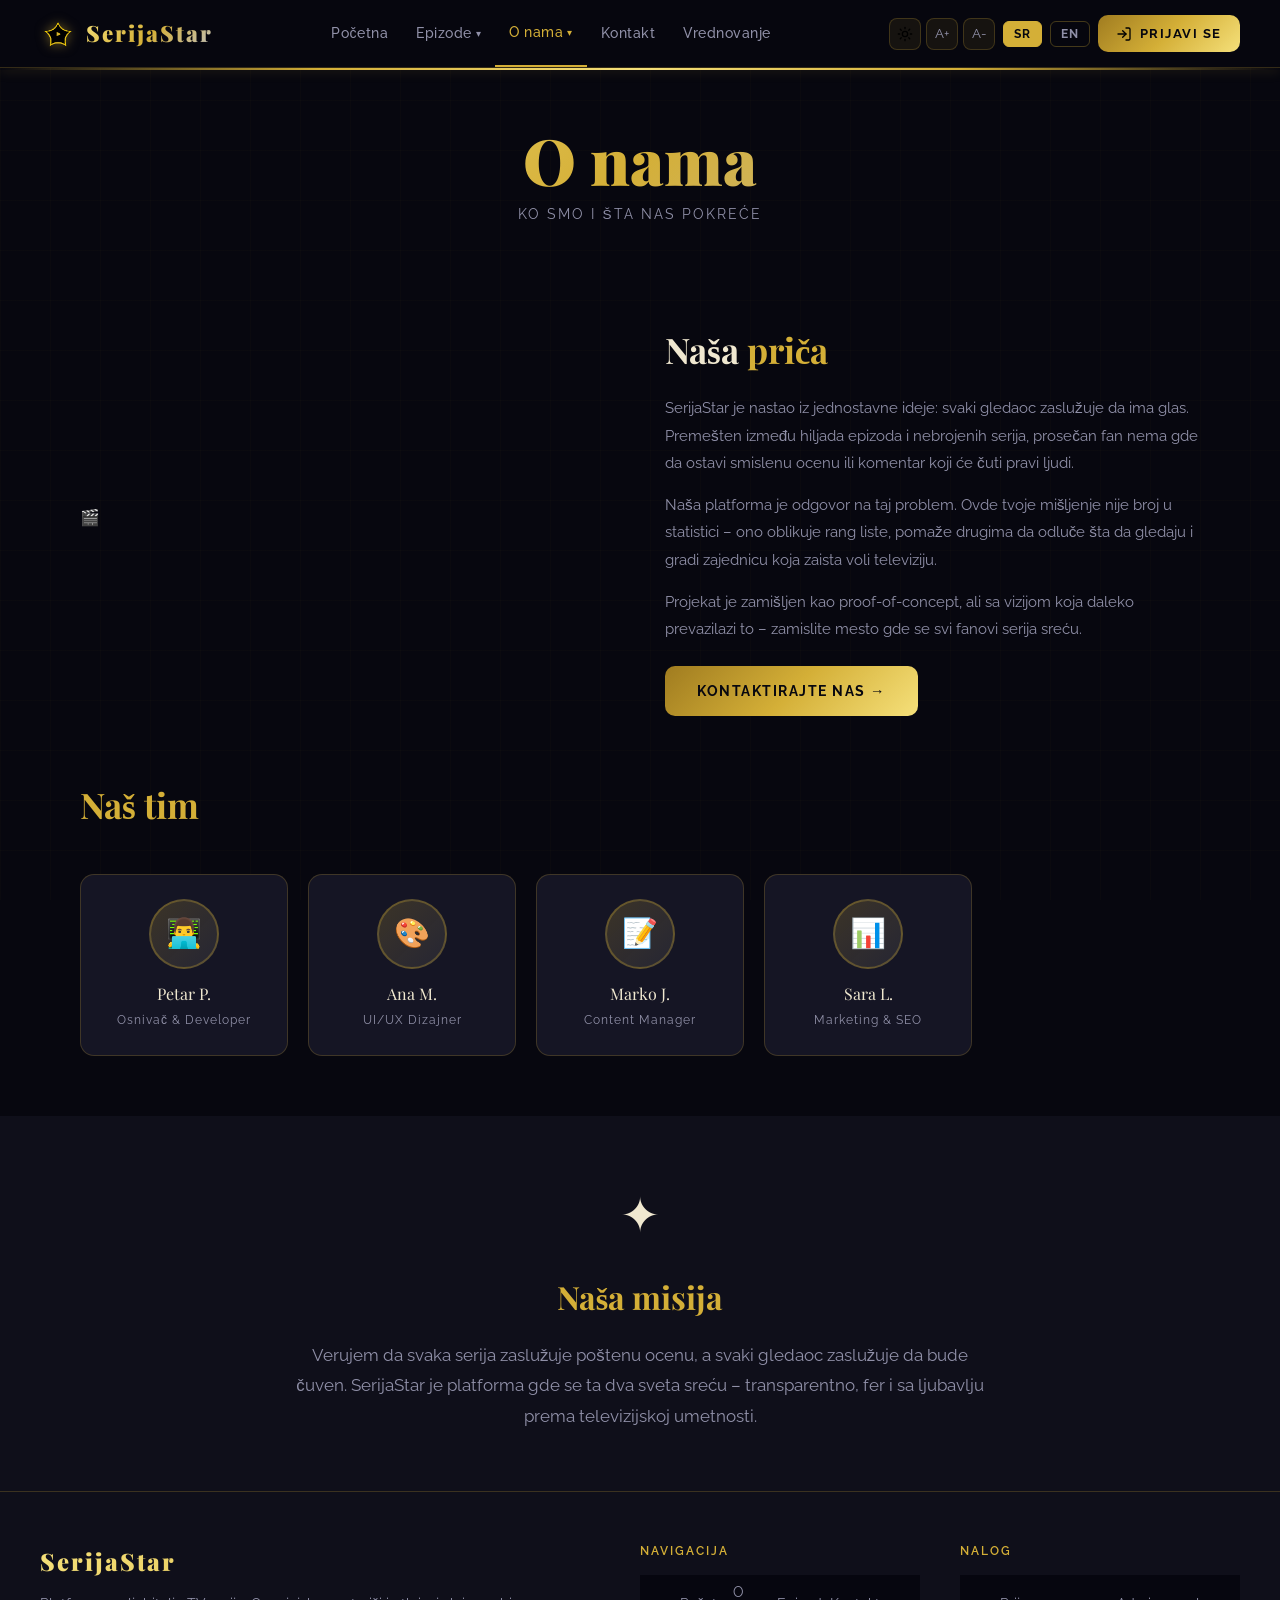
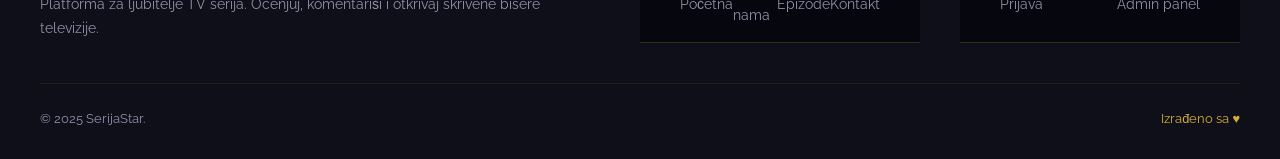
<file: o-nama.html>
<!DOCTYPE html>
<html lang="sr">
<head>
  <meta charset="UTF-8">
  <meta name="viewport" content="width=device-width, initial-scale=1.0">
  <meta name="description" content="O nama – SerijaStar tim, naša misija i vizija platforme za ocenjivanje TV serija.">
  <meta name="keywords" content="o nama, SerijaStar tim, misija, vizija, ocenjivanje serija">
  <meta name="author" content="SerijaStar Tim">
  <title>O nama – SerijaStar</title>
  <link rel="stylesheet" href="css/fontovi.css">
<link rel="stylesheet" href="css/stil.css">
  <link rel="stylesheet" href="css/komponente.css">
  <link rel="stylesheet" href="css/animacije.css">
  <link rel="stylesheet" href="css/responzivan.css">

  <style>
    .dugme-jezicki { background:transparent; border:1px solid rgba(212,175,55,.3); color:var(--tekst2,#9A9080); font-size:.75rem; font-weight:700; letter-spacing:1px; padding:5px 10px; border-radius:6px; cursor:pointer; transition:.2s; }
    .dugme-jezicki:hover { border-color:var(--zlato,#D4AF37); color:var(--zlato,#D4AF37); }
    .dugme-jezicki.aktivan-jezik { background:var(--zlato,#D4AF37); color:#07070F; border-color:var(--zlato,#D4AF37); }
    /* Lucide helpers */
    .lucide-icon { display:inline-flex; align-items:center; justify-content:center; }
    .lucide-icon svg { width:1em; height:1em; vertical-align:middle; stroke:currentColor; fill:none; stroke-width:2; stroke-linecap:round; stroke-linejoin:round; }
    .m-ikona .lucide-icon { margin-right:4px; }
    .m-ikona .lucide-icon svg { width:1em; height:1em; }
    .nav-desno .lucide-icon svg { width:1rem; height:1rem; }
    .dugme-acc .lucide-icon svg { width:1rem; height:1rem; }
    /* SVG Ikonice iz slike/ikone/ */
  .svg-ikona { width:1em; height:1em; vertical-align:middle; display:inline-block; }
  .svg-ikona.svg-zlato { filter: invert(75%) sepia(40%) saturate(600%) hue-rotate(5deg) brightness(95%); }
  .m-ikona .svg-ikona { width:1em; height:1em; margin-right:4px; }
  .nav-desno .svg-ikona { width:1rem; height:1rem; }
  .dugme-acc .svg-ikona { width:1rem; height:1rem; }
</style>
</head>
<body>

<nav id="nav" role="navigation" aria-label="Glavna navigacija">
  <div class="nav-logo">
    <img src="slike/logo.png" alt="SerijaStar logo" class="logo-img" width="36" height="36">
    <span class="logo-txt">SerijaStar</span>
  </div>
  <ul class="nav-veze" id="nav-veze" role="menubar">
    <li>
      <a href="pocetna.html" role="menuitem" data-i18n="nav.pocetna">Početna</a>
    </li>
    <li>
      <a href="korisnik.html" role="menuitem" aria-haspopup="true">
        <span data-i18n="nav.epizode">Epizode</span>
        <span class="strelica"><span aria-hidden="true">▾</span></span>
      </a>
      <div class="padajuci-meni" role="menu">
        <a href="korisnik.html" role="menuitem">
          <span class="m-ikona"><span aria-hidden="true">✦</span></span>
          <span data-i18n="nav.mega_najnovije">Najnovije</span>
        </a>
        <a href="korisnik.html" role="menuitem">
          <span class="m-ikona"><img src="slike/ikone/star.svg" class="svg-ikona" alt="zvezda"></span>
          <span data-i18n="nav.mega_ocenjivanje">Ocenjivanje</span>
        </a>
        <a href="korisnik.html#top10" role="menuitem">
          <span class="m-ikona"><img src="slike/ikone/trophy.svg" class="svg-ikona" alt="trofej"></span>
          <span data-i18n="nav.mega_top10">Top 10 lista</span>
        </a>
      </div>
    </li>
    <li>
      <a href="o-nama.html" class="aktivan" role="menuitem" aria-haspopup="true">
        <span data-i18n="nav.onama">O nama</span>
        <span class="strelica"><span aria-hidden="true">▾</span></span>
      </a>
      <div class="mega-meni" role="menu">
        <div class="mega-kolona">
          <h4 data-i18n="nav.onama">O nama</h4>
          <a href="o-nama.html" role="menuitem">
            <span class="m-ikona"><img src="slike/ikone/user.svg" class="svg-ikona" alt="tim"></span>
            <span data-i18n="nav.mega_tim">Naš tim</span>
          </a>
          <a href="o-nama.html#misija" role="menuitem">
            <span class="m-ikona"><span aria-hidden="true">◎</span></span>
            <span data-i18n="nav.mega_misija">Misija</span>
          </a>
        </div>
        <div class="mega-kolona">
          <h4 data-i18n="nav.epizode">Epizode</h4>
          <a href="korisnik.html" role="menuitem">
            <span class="m-ikona"><img src="slike/ikone/tv.svg" class="svg-ikona" alt="TV"></span>
            <span data-i18n="nav.mega_najnovije">Najnovije</span>
          </a>
          <a href="korisnik.html" role="menuitem">
            <span class="m-ikona"><img src="slike/ikone/star.svg" class="svg-ikona" alt="zvezda"></span>
            <span data-i18n="nav.mega_ocenjivanje">Ocenjivanje</span>
          </a>
          <a href="korisnik.html" role="menuitem">
            <span class="m-ikona"><img src="slike/ikone/trophy.svg" class="svg-ikona" alt="trofej"></span>
            <span data-i18n="nav.mega_top10">Top 10</span>
          </a>
        </div>
        <div class="mega-kolona">
          <h4 data-i18n="nav.kontakt">Kontakt</h4>
          <a href="kontakt.html" role="menuitem">
            <span class="m-ikona"><img src="slike/ikone/mail.svg" class="svg-ikona" alt="pošta"></span>
            <span data-i18n="nav.mega_kontakt">Kontakt forma</span>
          </a>
          <a href="kontakt.html#mapa" role="menuitem">
            <span class="m-ikona"><span aria-hidden="true">📍</span></span>
            <span data-i18n="nav.mega_mapa">Lokacija</span>
          </a>
          <a href="pocetna.html#dokumenti" role="menuitem">
            <span class="m-ikona"><span aria-hidden="true">📄</span></span>
            <span data-i18n="nav.mega_dokument">Dokumentacija</span>
          </a>
        </div>
      </div>
    </li>
    <li>
      <a href="kontakt.html" role="menuitem" data-i18n="nav.kontakt">Kontakt</a>
    </li>
    <li>
      <a href="audit.html" role="menuitem">Vrednovanje</a>
    </li>
  </ul>

  <div class="nav-desno">
    <div class="acc-traka">
      <button class="dugme-acc" id="btn-tema" onclick="togglujTemu()" title="Promeni temu" aria-label="Promena teme">
        <img src="slike/ikone/sun.svg" class="svg-ikona" alt="sunce">
      </button>
      <button class="dugme-acc" onclick="povecajFont()" title="Povecaj font" aria-label="Povecaj font">A+</button>
      <button class="dugme-acc" onclick="smanjiFont()" title="Smanji font" aria-label="Smanji font">A-</button>
    </div>
    <button class="dugme-jezicki aktivan-jezik" id="btn-sr" onclick="postaviJezik('sr')" aria-label="Srpski">SR</button>
    <button class="dugme-jezicki" id="btn-en" onclick="postaviJezik('en')" aria-label="English">EN</button>
    <a href="prijava.html" class="dugme-prim" style="font-size:.82rem;padding:8px 18px;">
      <img src="slike/ikone/log-in.svg" class="svg-ikona" alt="prijava">
      <span data-i18n="nav.prijava">Prijavi se</span>
    </a>
    <button class="hamburger" id="hamburger" onclick="togglujMeni()" aria-label="Otvori meni" aria-expanded="false">
      <span></span><span></span><span></span>
    </button>
  </div>
</nav>
<div class="zlatna-linija"></div>

<div class="panel-naslov">
  <h1 data-i18n="onama.naslov">O nama</h1>
  <p data-i18n="onama.podnaslov">Ko smo i šta nas pokreće</p>
</div>

<section class="kontejner">
  <div class="o-nama-mreza">
    <div>
      <div class="o-nama-slika-ph" role="img" aria-label="Slika tima SerijaStar">🎬</div>
    </div>
    <div class="o-nama-sadrzaj">
      <h2><span data-i18n="onama.prica_naslov1">Naša</span> <span style="color:var(--zlato)" data-i18n="onama.prica_naslov2">priča</span></h2>
      <p data-i18n="onama.prica_p1">SerijaStar je nastao iz jednostavne ideje: svaki gledaoc zaslužuje da ima glas. Premešten između hiljada epizoda i nebrojenih serija, prosečan fan nema gde da ostavi smislenu ocenu ili komentar koji će čuti pravi ljudi.</p>
      <p data-i18n="onama.prica_p2">Naša platforma je odgovor na taj problem. Ovde tvoje mišljenje nije broj u statistici – ono oblikuje rang liste, pomaže drugima da odluče šta da gledaju i gradi zajednicu koja zaista voli televiziju.</p>
      <p data-i18n="onama.prica_p3">Projekat je zamišljen kao proof-of-concept, ali sa vizijom koja daleko prevazilazi to – zamislite mesto gde se svi fanovi serija sreću.</p>
      <a href="kontakt.html" class="dugme-prim" style="display:inline-flex;margin-top:8px" data-i18n="onama.prica_btn">Kontaktirajte nas →</a>
    </div>
  </div>
</section>

<section class="kontejner" style="padding-top:0">
  <div class="sek-naslov">
    <h2><span data-i18n="onama.tim_naslov1">Naš</span> <span style="color:var(--zlato)" data-i18n="onama.tim_naslov2">tim</span></h2>
  </div>
  <div class="tim-mreza">
    <div class="tim-kartica">
      <div class="tim-avatar" aria-hidden="true">👨‍💻</div>
      <div class="tim-ime">Petar P.</div>
      <div class="tim-uloga" data-i18n="onama.tim_uloga1">Osnivač &amp; Developer</div>
    </div>
    <div class="tim-kartica">
      <div class="tim-avatar" aria-hidden="true">🎨</div>
      <div class="tim-ime">Ana M.</div>
      <div class="tim-uloga" data-i18n="onama.tim_uloga2">UI/UX Dizajner</div>
    </div>
    <div class="tim-kartica">
      <div class="tim-avatar" aria-hidden="true">📝</div>
      <div class="tim-ime">Marko J.</div>
      <div class="tim-uloga" data-i18n="onama.tim_uloga3">Content Manager</div>
    </div>
    <div class="tim-kartica">
      <div class="tim-avatar" aria-hidden="true">📊</div>
      <div class="tim-ime">Sara L.</div>
      <div class="tim-uloga" data-i18n="onama.tim_uloga4">Marketing &amp; SEO</div>
    </div>
  </div>
</section>

<section id="misija" style="background:var(--bg2);padding:60px 0;position:relative;z-index:1">
  <div class="kontejner" style="padding-top:0;padding-bottom:0">
    <div style="text-align:center;max-width:700px;margin:0 auto">
      <div style="font-size:3rem;margin-bottom:16px">✦</div>
      <h2 style="font-family:var(--font-n);font-size:2rem;color:var(--zlato);margin-bottom:16px" data-i18n="onama.misija_naslov">Naša misija</h2>
      <p style="color:var(--tekst2);font-size:1.05rem;line-height:1.8" data-i18n="onama.misija_tekst">Verujem da svaka serija zaslužuje poštenu ocenu, a svaki gledaoc zaslužuje da bude čuven. SerijaStar je platforma gde se ta dva sveta sreću – transparentno, fer i sa ljubavlju prema televizijskoj umetnosti.</p>
    </div>
  </div>
</section>

<footer role="contentinfo">
  <div class="podnozje-mreza">
    <div>
      <div class="podnozje-logo-tekst">SerijaStar</div>
      <p class="podnozje-opis" data-i18n="footer.opis">Platforma za ljubitelje TV serija. Ocenjuj, komentariši i otkrivaj skrivene bisere televizije.</p>
    </div>
    <div>
      <div class="podnozje-naslov" data-i18n="footer.nav_hd">Navigacija</div>
      <nav class="podnozje-veze">
        <a href="pocetna.html" data-i18n="nav.pocetna">Početna</a>
        <a href="o-nama.html" data-i18n="nav.onama">O nama</a>
        <a href="korisnik.html" data-i18n="nav.epizode">Epizode</a>
        <a href="kontakt.html" data-i18n="nav.kontakt">Kontakt</a>
      </nav>
    </div>
    <div>
      <div class="podnozje-naslov" data-i18n="footer.nalog_hd">Nalog</div>
      <nav class="podnozje-veze">
        <a href="prijava.html" data-i18n="nav.prijava">Prijava</a>
        <a href="upravljanje.html" data-i18n="nav.admin">Admin panel</a>
      </nav>
    </div>
  </div>
  <div class="podnozje-dno">
    <span data-i18n="footer.copy">© 2025 SerijaStar.</span>
    <span style="color:var(--zlato)" data-i18n="footer.ljubav">Izrađeno sa ♥</span>
  </div>
</footer>

<script src="js/core.js"></script>
<script>
  const tamna = (localStorage.getItem('ss_tema')||'tamna') === 'tamna';
  document.getElementById('tema-ikona').innerHTML = tamna
    ? '<img src="slike/ikone/sun.svg" class="svg-ikona" alt="sunce">'
    : '<img src="slike/ikone/moon.svg" class="svg-ikona" alt="mesec">';

  function togglujMeni() {
    const nl=document.getElementById('nav-veze'), hb=document.getElementById('hamburger');
    const o=nl.classList.toggle('otvoreni');
    hb.classList.toggle('otvoren',o); hb.setAttribute('aria-expanded',o);
  }

  document.querySelectorAll('.nav-veze > li > a').forEach(a => {
    a.addEventListener('click', function(e) {
      if (window.innerWidth > 768) return;
      const li = this.parentElement;
      const ima = li.querySelector('.padajuci-meni, .mega-meni');
      if (!ima) return;
      e.preventDefault();
      li.classList.toggle('mob-otvoren');
    });
  });

  ucitajJezik();
</script>
</body>
</html>
</file>
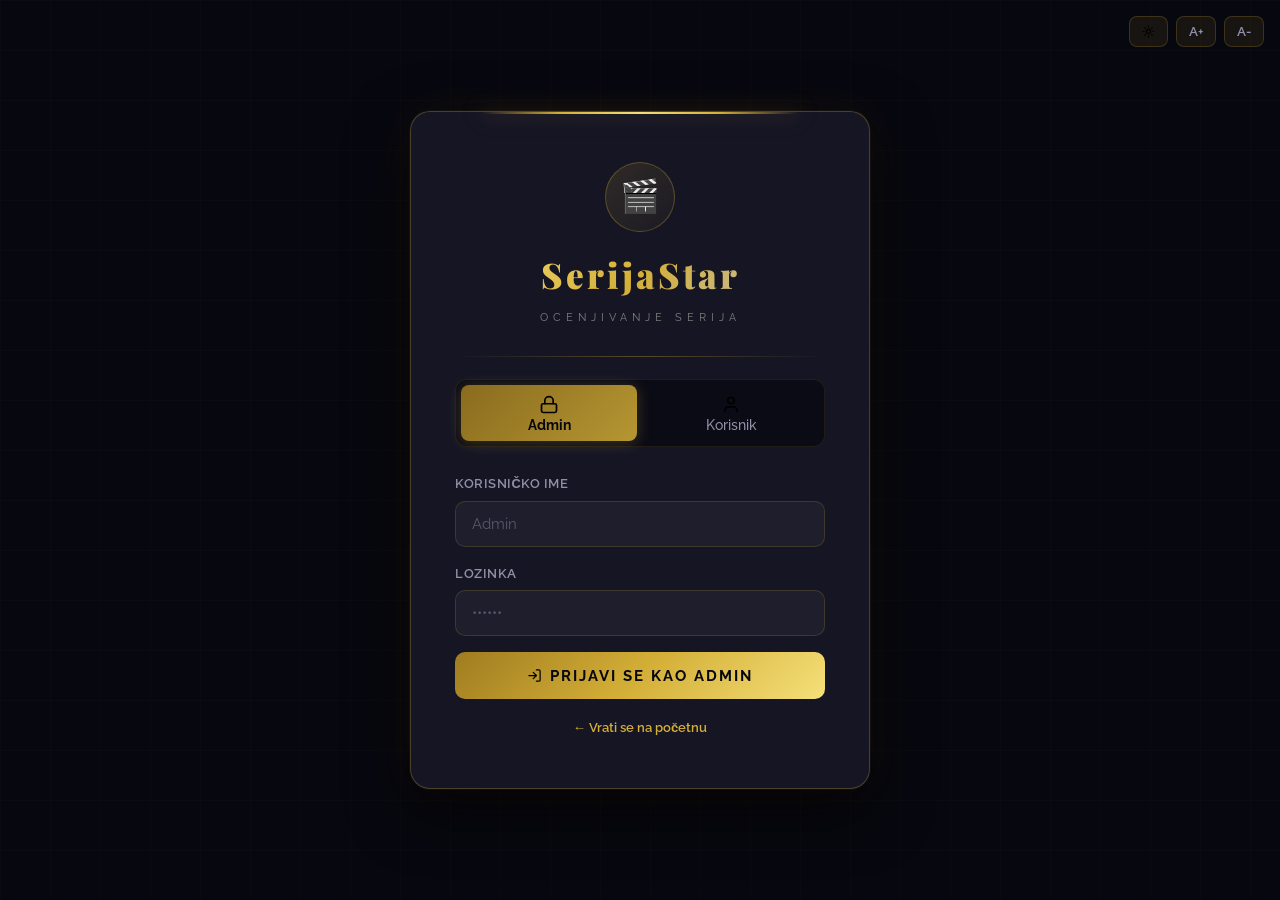
<file: prijava.html>
<!DOCTYPE html>
<html lang="sr">
<head>
<!-- ===== SEO META TAGOVI ===== -->
<meta charset="UTF-8">
<meta name="viewport" content="width=device-width, initial-scale=1.0">
<meta name="description" content="SerijaStar – platforma za ocenjivanje TV serija i epizoda.">
<meta name="keywords" content="serije, ocenjivanje serija, TV epizode, komentari serija, SerijaStar">
<meta name="author" content="SerijaStar Tim">
<meta name="robots" content="index, follow">
<meta property="og:title" content="SerijaStar – Ocenjivanje serija">
<meta property="og:type" content="website">
<link rel="icon" href="slike/logo-64.png" type="image/png">

<title>SerijaStar – Prijava</title>
<link rel="stylesheet" href="css/fontovi.css">
<link rel="stylesheet" href="css/komponente.css">
<link rel="stylesheet" href="css/animacije.css">
<link rel="stylesheet" href="css/responzivan.css">
<link rel="stylesheet" href="css/stil.css">

<style>
body { display:flex; align-items:center; justify-content:center; min-height:100vh; padding:20px; overflow:hidden; }

/* Lucide helpers */
.lucide-icon { display:inline-flex; align-items:center; justify-content:center; }
.lucide-icon svg { width:1em; height:1em; vertical-align:middle; stroke:currentColor; fill:none; stroke-width:2; stroke-linecap:round; stroke-linejoin:round; }
.logo-ikona-k .lucide-icon svg { width:2.2rem; height:2.2rem; stroke:var(--zlato,#D4AF37); }
.tab-b .lucide-icon svg { width:1.2rem; height:1.2rem; }
.btn-acc .lucide-icon svg { width:1rem; height:1rem; }

/* Animirane cestice */
.cestica { position:fixed; border-radius:50%; pointer-events:none; animation:letanje linear infinite; opacity:0; }
@keyframes letanje { 0%{transform:translateY(110vh) scale(0);opacity:0} 8%{opacity:.6} 92%{opacity:.6} 100%{transform:translateY(-10vh) scale(1.5);opacity:0} }

/* Login kartica */
.login-k {
  background:var(--kartica); border:1px solid rgba(212,175,55,.28); border-radius:20px;
  padding:50px 44px; width:100%; max-width:460px; position:relative; z-index:10;
  box-shadow:0 0 0 1px rgba(212,175,55,.04), 0 20px 60px rgba(0,0,0,.7), 0 0 50px rgba(212,175,55,.07);
  animation:pojavi .7s cubic-bezier(.16,1,.3,1) forwards;
}
@keyframes pojavi { from{opacity:0;transform:translateY(40px) scale(.96)} to{opacity:1;transform:translateY(0) scale(1)} }
.login-k::before { content:''; position:absolute; top:0; left:15%; right:15%; height:2px; background:linear-gradient(90deg,transparent,var(--zlato),var(--zlato-sv),var(--zlato),transparent); border-radius:0 0 4px 4px; box-shadow:0 0 20px rgba(212,175,55,.5); }

/* Logo */
.logo-z { text-align:center; margin-bottom:30px; }
.logo-ikona-k { width:70px; height:70px; background:linear-gradient(135deg,rgba(212,175,55,.14),rgba(212,175,55,.04)); border:1px solid rgba(212,175,55,.3); border-radius:50%; display:flex; align-items:center; justify-content:center; margin:0 auto 14px; animation:puls 3s ease-in-out infinite; }
@keyframes puls { 0%,100%{box-shadow:0 0 20px rgba(212,175,55,.2)} 50%{box-shadow:0 0 35px rgba(212,175,55,.45)} }
.logo-n { font-family:var(--font-n); font-size:2.2rem; font-weight:900; letter-spacing:3px; background:linear-gradient(135deg,var(--zlato-sv),var(--zlato),var(--srebro)); -webkit-background-clip:text; -webkit-text-fill-color:transparent; background-clip:text; }
.logo-sub { font-size:.7rem; letter-spacing:5px; text-transform:uppercase; color:var(--srebro-t); margin-top:4px; }
.div-linija { height:1px; background:linear-gradient(90deg,transparent,rgba(212,175,55,.35),transparent); margin:22px 0; }

/* Tabovi */
.tab-nav { display:grid; grid-template-columns:1fr 1fr; gap:6px; background:rgba(5,5,12,.6); padding:5px; border-radius:12px; border:1px solid rgba(212,175,55,.1); margin-bottom:26px; }
.tab-b { padding:10px 8px 8px; border:none; background:transparent; color:var(--tekst2); font-family:var(--font-t); font-size:.85rem; font-weight:500; border-radius:8px; transition:var(--tr); display:flex; flex-direction:column; align-items:center; gap:3px; cursor:pointer; }
.tab-b .ik { font-size:1.2rem; display:flex; align-items:center; justify-content:center; }
.tab-b.ak { background:linear-gradient(135deg,rgba(160,124,32,.85),rgba(212,175,55,.85)); color:#07070F; font-weight:700; box-shadow:0 2px 15px rgba(212,175,55,.25); }
.tab-b:not(.ak):hover { background:rgba(212,175,55,.08); color:var(--zlato); }
.tab-sadrzaj { display:none; }
.tab-sadrzaj.vis { display:block; animation:fadeIn .35s ease; }
@keyframes fadeIn { from{opacity:0;transform:translateY(10px)} to{opacity:1;transform:translateY(0)} }

/* Polja */
.polje-g { margin-bottom:16px; }
.polje-g label { display:block; font-size:.8rem; font-weight:600; letter-spacing:.5px; color:var(--tekst2); margin-bottom:6px; text-transform:uppercase; }
.polje-g input { width:100%; padding:13px 16px; background:rgba(255,255,255,.04); border:1px solid rgba(212,175,55,.18); border-radius:10px; color:var(--tekst); font-family:var(--font-t); font-size:.95rem; transition:var(--tr); box-sizing:border-box; }
.polje-g input:focus { outline:none; border-color:var(--zlato); background:rgba(212,175,55,.05); box-shadow:0 0 0 3px rgba(212,175,55,.1); }
.polje-g input.greska-p { border-color:rgba(220,60,60,.6); animation:treskanje .4s ease; }

/* Prijava dugme */
.btn-login { width:100%; padding:15px; background:linear-gradient(135deg,var(--zlato-t),var(--zlato),var(--zlato-sv)); border:none; border-radius:10px; color:#07070F; font-family:var(--font-t); font-size:.93rem; font-weight:700; letter-spacing:2px; text-transform:uppercase; transition:var(--tr); position:relative; overflow:hidden; margin-top:6px; display:flex; align-items:center; justify-content:center; gap:8px; cursor:pointer; }
.btn-login::after { content:''; position:absolute; inset:0; background:linear-gradient(90deg,transparent,rgba(255,255,255,.25),transparent); transform:translateX(-100%); transition:transform .5s ease; }
.btn-login:hover::after { transform:translateX(100%); }
.btn-login:hover { box-shadow:0 6px 30px rgba(212,175,55,.5); transform:translateY(-2px); }
.btn-login .lucide-icon svg { width:1rem; height:1rem; stroke:#07070F; }

/* Greska */
.greska-b { background:rgba(180,40,40,.12); border:1px solid rgba(220,60,60,.35); border-radius:10px; padding:11px 15px; color:#FF8080; font-size:.88rem; margin-bottom:14px; display:none; animation:treskanje .4s ease; }
@keyframes treskanje { 0%,100%{transform:translateX(0)} 25%{transform:translateX(-6px)} 75%{transform:translateX(6px)} }

/* Pristupacnost */
.acc-login { position:fixed; top:16px; right:16px; display:flex; gap:8px; z-index:200; }
.btn-acc { background:rgba(212,175,55,.08); border:1px solid rgba(212,175,55,.2); color:var(--tekst2); padding:7px 12px; border-radius:8px; font-size:.82rem; font-weight:600; cursor:pointer; transition:var(--tr); display:flex; align-items:center; gap:4px; }
.btn-acc:hover { background:rgba(212,175,55,.15); color:var(--zlato); }

/* Link na pocetnu */
.na-pocetnu { text-align:center; margin-top:18px; font-size:.82rem; color:var(--tekst2); }
.na-pocetnu a { color:var(--zlato); text-decoration:none; font-weight:600; }
.na-pocetnu a:hover { text-decoration:underline; }
  /* SVG Ikonice iz slike/ikone/ */
  .svg-ikona { width:1em; height:1em; vertical-align:middle; display:inline-block; }
  .svg-ikona.svg-zlato { filter: invert(75%) sepia(40%) saturate(600%) hue-rotate(5deg) brightness(95%); }
  .m-ikona .svg-ikona { width:1em; height:1em; margin-right:4px; }
  .nav-desno .svg-ikona { width:1rem; height:1rem; }
  .dugme-acc .svg-ikona { width:1rem; height:1rem; }
</style>
</head>
<body>

<!-- Pristupacnost: tema i font -->
<div class="acc-login">
  <button class="btn-acc" id="btn-tema" onclick="togglujTemu()" title="Promeni temu" aria-label="Promena teme">
    <img src="slike/ikone/sun.svg" class="svg-ikona" alt="sunce">
  </button>
  <button class="btn-acc" onclick="povecajFont()" title="Povecaj font" aria-label="Povecaj font">A+</button>
  <button class="btn-acc" onclick="smanjiFont()" title="Smanji font" aria-label="Smanji font">A-</button>
</div>

<!-- Cestice u pozadini -->
<div id="cestice-k"></div>

<!-- LOGIN KARTICA -->
<div class="login-k">

  <!-- LOGO -->
  <div class="logo-z">
    <div class="logo-ikona-k" aria-label="SerijaStar logo">
      <span aria-hidden="true">🎬</span>
    </div>
    <div class="logo-n">SerijaStar</div>
    <div class="logo-sub">Ocenjivanje serija</div>
  </div>

  <div class="div-linija"></div>

  <!-- TABOVI -->
  <div class="tab-nav" role="tablist" aria-label="Izbor uloge">
    <button class="tab-b ak" role="tab" aria-selected="true" onclick="prikaziTab('admin')" id="tb-admin">
      <span class="ik"><img src="slike/ikone/lock.svg" class="svg-ikona" alt="admin"></span>
      Admin
    </button>
    <button class="tab-b" role="tab" aria-selected="false" onclick="prikaziTab('korisnik')" id="tb-korisnik">
      <span class="ik"><img src="slike/ikone/user.svg" class="svg-ikona" alt="korisnik"></span>
      Korisnik
    </button>
  </div>

  <!-- GRESKA -->
  <div class="greska-b" id="greska" role="alert" aria-live="polite"></div>

  <!-- ADMIN FORMA -->
  <div class="tab-sadrzaj vis" id="tab-admin" role="tabpanel" aria-labelledby="tb-admin">
    <div class="polje-g">
      <label for="a-korisnicko">Korisničko ime</label>
      <input type="text" id="a-korisnicko" placeholder="Admin" autocomplete="username"
        onkeydown="if(event.key==='Enter')prijava()" aria-required="true">
    </div>
    <div class="polje-g">
      <label for="a-lozinka">Lozinka</label>
      <input type="password" id="a-lozinka" placeholder="••••••" autocomplete="current-password"
        onkeydown="if(event.key==='Enter')prijava()" aria-required="true">
    </div>
    <button class="btn-login" onclick="prijava()" aria-label="Prijavi se kao administrator">
      <img src="slike/ikone/log-in.svg" class="svg-ikona" alt="prijava">
      Prijavi se kao Admin
    </button>
  </div>

  <!-- KORISNIK FORMA -->
  <div class="tab-sadrzaj" id="tab-korisnik" role="tabpanel" aria-labelledby="tb-korisnik">
    <div class="polje-g">
      <label for="u-korisnicko">Korisničko ime</label>
      <input type="text" id="u-korisnicko" placeholder="Korisnik" autocomplete="username"
        onkeydown="if(event.key==='Enter')prijava()" aria-required="true">
    </div>
    <div class="polje-g">
      <label for="u-lozinka">Lozinka</label>
      <input type="password" id="u-lozinka" placeholder="••••••" autocomplete="current-password"
        onkeydown="if(event.key==='Enter')prijava()" aria-required="true">
    </div>
    <button class="btn-login" onclick="prijava()" aria-label="Prijavi se kao korisnik">
      <img src="slike/ikone/log-in.svg" class="svg-ikona" alt="prijava">
      Prijavi se kao Korisnik
    </button>
  </div>

  <div class="na-pocetnu">
    <a href="pocetna.html">← Vrati se na početnu</a>
  </div>
</div>
<script src="js/core.js"></script>
<script>
/* ==========================================
   PRIJAVA LOGIKA
========================================== */
let aktivniTab = 'admin';

// Ako je vec ulogovan – preusmeri odmah
(function() {
  const sesija = citajSesiju();
  if (ses.korisnickoIme && ses.uloga) {
    window.location.href = ses.uloga === 'admin' ? 'upravljanje.html' : 'korisnik.html';
  }
})();

// Postavi ikonicu teme
const jeTamnaTema = (localStorage.getItem('ss_tema') || 'tamna') === 'tamna';
document.getElementById('tema-ikona').innerHTML = jeTamnaTema
  ? '<img src="slike/ikone/sun.svg" class="svg-ikona" alt="sunce">'
  : '<img src="slike/ikone/moon.svg" class="svg-ikona" alt="mesec">';

function prikaziTab(tab) {
  aktivniTab = tab;
  document.querySelectorAll('.tab-sadrzaj').forEach(t => t.classList.remove('vis'));
  document.querySelectorAll('.tab-b').forEach(b => {
    b.classList.remove('ak');
    b.setAttribute('aria-selected', 'false');
  });
  document.getElementById('tab-' + tab).classList.add('vis');
  document.getElementById('tb-' + tab).classList.add('ak');
  document.getElementById('tb-' + tab).setAttribute('aria-selected', 'true');
  document.getElementById('greska').style.display = 'none';
}

function prijava() {
  const poljeKor = document.getElementById(aktivniTab === 'admin' ? 'a-korisnicko' : 'u-korisnicko');
  const poljeLoz = document.getElementById(aktivniTab === 'admin' ? 'a-lozinka'    : 'u-lozinka');
  const korisnik = poljeKor.value.trim();
  const lozinka  = poljeLoz.value;

  poljeKor.classList.remove('greska-p');
  poljeLoz.classList.remove('greska-p');

  if (!korisnik) { poljeKor.classList.add('greska-p'); prikaziGresku('Unesite korisničko ime.'); return; }
  if (!lozinka)  { poljeLoz.classList.add('greska-p'); prikaziGresku('Unesite lozinku.');        return; }

  const rezultat = provjeriPrijavu(korisnik, lozinka);
  if (!rezultat.uspeh) {
    poljeKor.classList.add('greska-p');
    poljeLoz.classList.add('greska-p');
    prikaziGresku('Pogrešno korisničko ime ili lozinka.');
    return;
  }
  if (rezultat.uloga !== aktivniTab) {
    prikaziGresku(aktivniTab === 'admin'
      ? 'Ovaj nalog nije admin. Koristite tab „Korisnik".'
      : 'Ovaj nalog je admin. Koristite tab „Admin".');
    return;
  }

  sacuvajSesiju(korisnik, rezultat.uloga);
  window.location.href = rezultat.uloga === 'admin' ? 'upravljanje.html' : 'korisnik.html';
}

function prikaziGresku(poruka) {
  const el = document.getElementById('greska');
  el.textContent = poruka;
  el.style.display = 'block';
}

/* ==========================================
   ANIMIRANE CESTICE U POZADINI
========================================== */
(function kreirajCestice() {
  const kontejner = document.getElementById('cestice-k');
  for (let i = 0; i < 30; i++) {
    const cestica = document.createElement('div');
    cestica.className = 'cestica';
    cestica.style.cssText = `
      left: ${Math.random() * 100}vw;
      width:  ${Math.random() * 3 + 1}px;
      height: ${Math.random() * 3 + 1}px;
      animation-duration: ${Math.random() * 12 + 8}s;
      animation-delay:    ${Math.random() * 10}s;
      background: ${i % 3 === 0 ? 'var(--srebro)' : 'var(--zlato)'};
    `;
    kontejner.appendChild(cestica);
  }
})();
</script>
</body>
</html>
</file>
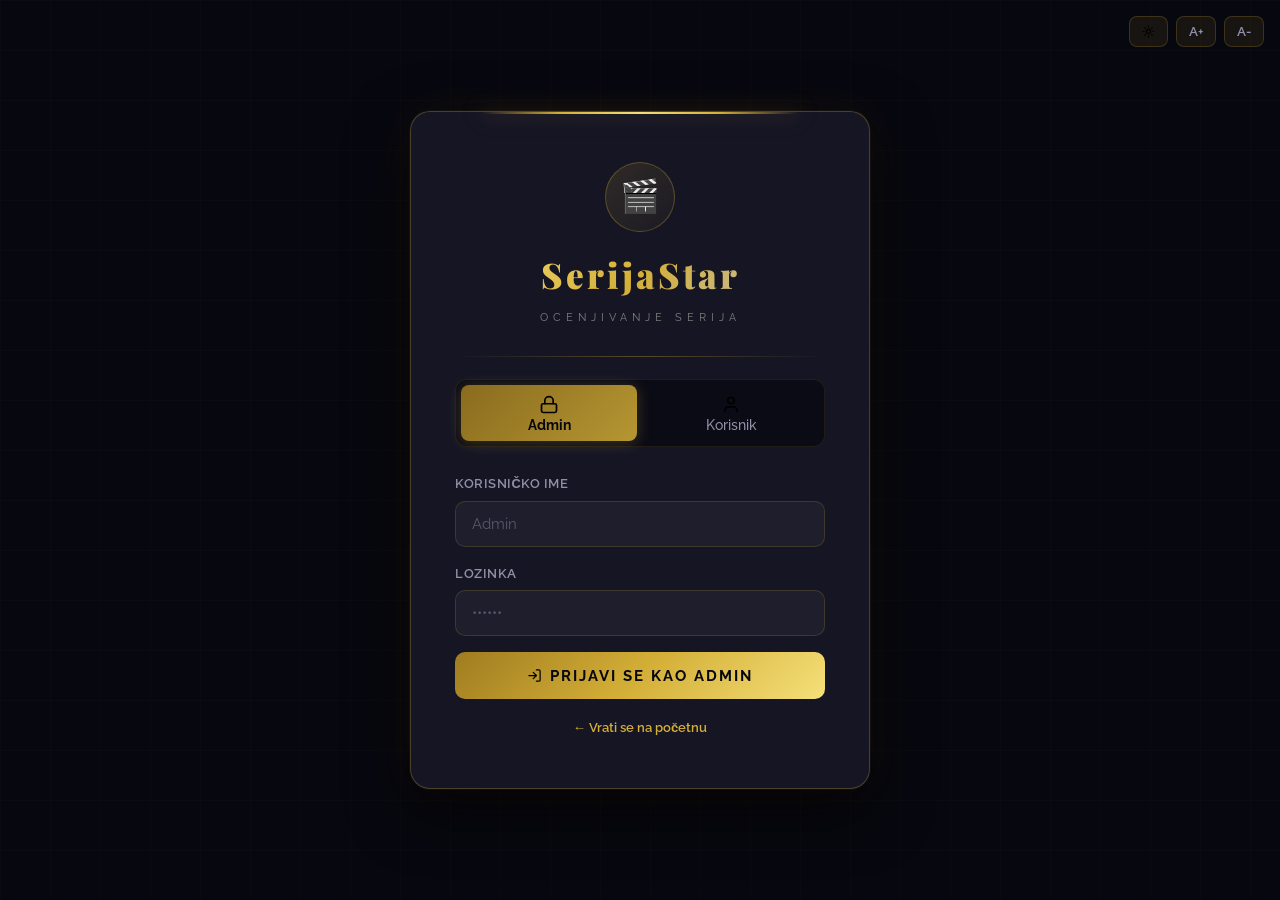
<file: upravljanje.html>
<!DOCTYPE html>
<html lang="sr">
<head>
  <meta charset="UTF-8">
  <meta name="viewport" content="width=device-width, initial-scale=1.0">
  <meta name="robots" content="noindex, nofollow">
  <link rel="icon" href="slike/logo-64.png" type="image/png">
  <title>Upravljanje – SerijaStar</title>
  <link rel="stylesheet" href="css/fontovi.css">
<link rel="stylesheet" href="css/animacije.css">
<link rel="stylesheet" href="css/responzivan.css">
<link rel="stylesheet" href="css/stil.css">
  <link rel="stylesheet" href="css/komponente.css">
  <link rel="stylesheet" href="css/upravljanje.css">
</head>
<body>

<!-- ═══ NAVIGACIJA ═══ -->
<nav role="navigation" aria-label="Glavna navigacija">
  <div class="nav-logo">
    <img src="slike/logo.png" alt="SerijaStar logo" class="logo-img" width="36" height="36">
    <span class="logo-txt">SerijaStar</span>
  </div>
  <ul class="nav-veze" id="nav-veze">
    <li><a href="pocetna.html" data-i18n="nav.pocetna">Početna</a></li>
    <li><a href="upravljanje.html" class="aktivan">Upravljanje</a></li>
    <li><a href="kontakt.html" data-i18n="nav.kontakt">Kontakt</a></li>
  </ul>
  <div class="nav-desno">
    <div class="acc-traka">
      <button class="dugme-acc" id="dug-tema" onclick="togglujTemu()" title="Promeni temu">☀️</button>
      <button class="dugme-acc" onclick="povecajFont()" title="Povećaj font">A+</button>
      <button class="dugme-acc" onclick="smanjiFont()"  title="Smanji font">A-</button>
    </div>
    <span class="nav-uloga" id="nav-korisnik" aria-label="Ulogovani korisnik"></span>
    <button class="dugme-odjava" onclick="odjava()" aria-label="Odjava">Odjava</button>
    <button class="dugme-jezicki aktivan-jezik" id="dug-sr" onclick="postaviJezik('sr')" aria-label="Srpski">SR</button>
    <button class="dugme-jezicki"               id="dug-en" onclick="postaviJezik('en')" aria-label="English">EN</button>
    <button class="hamburger" id="hamburger" onclick="togglujMeni()" aria-label="Meni" aria-expanded="false">
      <span></span><span></span><span></span>
    </button>
  </div>
</nav>
<div class="zlatna-linija"></div>

<!-- ═══ ZAGLAVLJE ═══ -->
<div class="panel-naslov">
  <h1>👑 Upravljanje</h1>
  <p>Upravljanje epizodama, korisnicima i komentarima</p>
</div>

<!-- ═══ STATISTIKE ═══ -->
<div class="stat-red">
  <div class="stat-kartica"><span class="stat-broj" id="stat-ep">–</span><span class="stat-labela">Epizoda</span></div>
  <div class="stat-kartica"><span class="stat-broj" id="stat-oc">–</span><span class="stat-labela">Ocena</span></div>
  <div class="stat-kartica"><span class="stat-broj" id="stat-ko">–</span><span class="stat-labela">Komentara</span></div>
  <div class="stat-kartica"><span class="stat-broj" id="stat-pr">–</span><span class="stat-labela">Prosek</span></div>
</div>

<div class="kontejner">

  <!-- ═══ TABOVI ═══ -->
  <div class="admin-tabovi" role="tablist">
    <button class="admin-tab-dugme ak" onclick="prikaziTab('ep')"  data-tab="ep"  role="tab" aria-selected="true">📺 Epizode</button>
    <button class="admin-tab-dugme"    onclick="prikaziTab('kom')" data-tab="kom" role="tab" aria-selected="false">💬 Komentari</button>
    <button class="admin-tab-dugme"    onclick="prikaziTab('kor')" data-tab="kor" role="tab" aria-selected="false">👥 Korisnici</button>
    <button class="admin-tab-dugme"    onclick="prikaziTab('por')" data-tab="por" role="tab" aria-selected="false">📬 Poruke</button>
  </div>

  <!-- ═══ TAB: EPIZODE ═══ -->
  <div id="tab-ep" class="tab-sadrzaj vidljiv-blok" role="tabpanel">
    <div class="tab-naslov">
      <h2>Lista epizoda</h2>
      <button class="dugme-dodaj" onclick="otvoriFormu()" aria-label="Dodaj novu epizodu">+ Dodaj epizodu</button>
    </div>

    <!-- Forma (skrivena) -->
    <div class="admin-forma" id="admin-forma" role="form" aria-label="Forma za epizodu">
      <h3 id="forma-naslov">+ Dodaj novu epizodu</h3>
      <div class="greska-msg" id="forma-greska" role="alert"></div>
      <div class="forma-red">
        <div class="polje-g">
          <label for="f-naziv">Naziv epizode <span aria-hidden="true" class="obavezno">*</span></label>
          <input type="text" id="f-naziv" placeholder="Npr. Pilot – Početak svega" aria-required="true">
        </div>
        <div class="polje-g">
          <label for="f-datum">Datum emitovanja <span aria-hidden="true" class="obavezno">*</span></label>
          <input type="date" id="f-datum" aria-required="true">
        </div>
      </div>
      <div class="polje-g">
        <label for="f-opis">Opis epizode <span aria-hidden="true" class="obavezno">*</span></label>
        <textarea id="f-opis" placeholder="Kratki opis radnje..." aria-required="true"></textarea>
      </div>
      <div class="polje-g">
        <label for="f-slika">Putanja do slike (opciono)</label>
        <input type="text" id="f-slika" placeholder="slike/ep4.jpg">
        <div class="polje-pomoc">💡 Dodaj sliku u folder <code>slike/</code> i unesi relativnu putanju</div>
      </div>
      <div class="forma-dugmad">
        <button class="dugme-snimi" id="forma-dug" onclick="sacuvajEpizodu()">Dodaj epizodu</button>
        <button class="dugme-otk"   onclick="otkaziFormu()">Otkaži</button>
      </div>
    </div>

    <div id="ep-tabela" role="region" aria-label="Tabela epizoda"></div>
  </div>

  <!-- ═══ TAB: KOMENTARI ═══ -->
  <div id="tab-kom" class="tab-sadrzaj" role="tabpanel">
    <div class="tab-naslov"><h2>Svi komentari</h2></div>
    <div id="kom-tabela"></div>
  </div>

  <!-- ═══ TAB: KORISNICI ═══ -->
  <div id="tab-kor" class="tab-sadrzaj" role="tabpanel">
    <div class="tab-naslov"><h2>Upravljanje korisnicima</h2></div>

    <div class="dodaj-korisnika-sekcija">
      <h3>+ Dodaj novog korisnika</h3>
      <div class="forma-red">
        <div class="polje-g">
          <label for="nu-korisnicko">Korisničko ime <span aria-hidden="true" class="obavezno">*</span></label>
          <input type="text" id="nu-korisnicko" placeholder="npr. novak123" aria-required="true">
        </div>
        <div class="polje-g">
          <label for="nu-lozinka">Lozinka <span aria-hidden="true" class="obavezno">*</span></label>
          <input type="password" id="nu-lozinka" placeholder="min. 4 karaktera" aria-required="true">
        </div>
      </div>
      <div class="polje-g">
        <label for="nu-uloga">Uloga</label>
        <select id="nu-uloga">
          <option value="user">👤 Korisnik</option>
          <option value="admin">👑 Administrator</option>
        </select>
      </div>
      <div class="greska-msg" id="nu-greska" role="alert"></div>
      <button class="dugme-snimi" onclick="dodajKorisnika()">Dodaj korisnika</button>
    </div>

    <div class="korisnici-mreza">
      <div>
        <h3 class="naslov-admini">👑 Administratori</h3>
        <div id="lista-admina"></div>
      </div>
      <div>
        <h3 class="naslov-korisnici">👤 Korisnici</h3>
        <div id="lista-korisnika"></div>
      </div>
    </div>
    <div class="napomena-blok">
      ℹ️ <strong>Napomena:</strong> Korisnici se čuvaju u localStorage vašeg browsera.
    </div>
  </div>

  <!-- ═══ TAB: PORUKE ═══ -->
  <div id="tab-por" class="tab-sadrzaj" role="tabpanel">
    <div class="tab-naslov"><h2>Poruke sa kontakt forme</h2></div>
    <div id="por-tabela"></div>
  </div>

</div>

<!-- ═══ MODAL ZA BRISANJE ═══ -->
<div class="modal-pozadina" id="modal-brisanje" role="dialog" aria-modal="true" aria-labelledby="modal-naslov">
  <div class="modal-brisanje-sadrzaj">
    <h3 id="modal-naslov">Potvrda brisanja</h3>
    <p id="modal-tekst"></p>
    <div class="modal-dugmad">
      <button id="modal-potvrda" class="dugme-obrisi-potvrda">Obriši</button>
      <button class="dugme-otk" onclick="zatvoriModal()">Otkaži</button>
    </div>
  </div>
</div>

<div id="obavestenje" role="status" aria-live="polite"></div>

<footer role="contentinfo">
  <div class="podnozje-dno">
    <span class="podnozje-logo-tekst">SerijaStar</span> Upravljanje · © 2025
  </div>
</footer>

<script src="js/core.js"></script>
<script src="js/upravljanje.js"></script>
</body>
</html>
</file>
<file: css/fontovi.css>
/* ═══ LOKALNI FONTOVI – bez CDN-a ═══ */

@font-face {
  font-family: 'Playfair Display';
  src: url('../fonts/playfair/playfair-display-latin-400-normal.woff2') format('woff2');
  font-weight: 400; font-style: normal; font-display: swap;
}
@font-face {
  font-family: 'Playfair Display';
  src: url('../fonts/playfair/playfair-display-latin-400-italic.woff2') format('woff2');
  font-weight: 400; font-style: italic; font-display: swap;
}
@font-face {
  font-family: 'Playfair Display';
  src: url('../fonts/playfair/playfair-display-latin-700-normal.woff2') format('woff2');
  font-weight: 700; font-style: normal; font-display: swap;
}
@font-face {
  font-family: 'Playfair Display';
  src: url('../fonts/playfair/playfair-display-latin-900-normal.woff2') format('woff2');
  font-weight: 900; font-style: normal; font-display: swap;
}

@font-face {
  font-family: 'Raleway';
  src: url('../fonts/raleway/raleway-latin-300-normal.woff2') format('woff2');
  font-weight: 300; font-style: normal; font-display: swap;
}
@font-face {
  font-family: 'Raleway';
  src: url('../fonts/raleway/raleway-latin-400-normal.woff2') format('woff2');
  font-weight: 400; font-style: normal; font-display: swap;
}
@font-face {
  font-family: 'Raleway';
  src: url('../fonts/raleway/raleway-latin-500-normal.woff2') format('woff2');
  font-weight: 500; font-style: normal; font-display: swap;
}
@font-face {
  font-family: 'Raleway';
  src: url('../fonts/raleway/raleway-latin-600-normal.woff2') format('woff2');
  font-weight: 600; font-style: normal; font-display: swap;
}
@font-face {
  font-family: 'Raleway';
  src: url('../fonts/raleway/raleway-latin-700-normal.woff2') format('woff2');
  font-weight: 700; font-style: normal; font-display: swap;
}
</file>
<file: css/stil.css>
/* ============================================================
   stil.css  –  CSS 1/3: Reset · Varijable · Tipografija · Nav · Layout
   SerijaStar
   ============================================================ */
@import url('fontovi.css'); /* Lokalni fontovi – bez CDN-a */

/* ════════════ VARIJABLE – tamna tema (default) ════════════ */
:root {
  --zlato:    #D4AF37; --zlato-sv: #F5E07A; --zlato-t:  #A07C20; --zlato-s:  #FFD700;
  --srebro:   #C0C0C0; --srebro-t: #808080;
  --bg1:#07070F; --bg2:#0F0F1A; --bg3:#171726; --bg4:#1F1F30;
  --tekst:#F0E8D0; --tekst2:#9090A8;
  --kartica:rgba(23,23,38,0.92); --border:rgba(212,175,55,0.22);
  --shadow:0 20px 60px rgba(0,0,0,0.6);
  --font-n:'Playfair Display',Georgia,serif; --font-t:'Raleway',sans-serif;
  --radius:14px; --tr:all 0.3s ease; --font-base:16px;
}
[data-tema="svetla"] {
  --bg1:#F5F0E8; --bg2:#EDE8DC; --bg3:#E5DFD0; --bg4:#DDD7C5;
  --tekst:#1A1A28; --tekst2:#5A5A72;
  --kartica:rgba(245,240,232,0.95); --border:rgba(160,124,32,0.3);
  --shadow:0 20px 60px rgba(0,0,0,0.12);
}

/* ════════════ RESET ════════════ */
*,*::before,*::after{box-sizing:border-box;margin:0;padding:0}
html{scroll-behavior:smooth;font-size:var(--font-base)}
body{
  background:var(--bg1);color:var(--tekst);font-family:var(--font-t);
  font-weight:400;line-height:1.65;min-height:100vh;
  transition:background .4s ease,color .4s ease;
}
img{max-width:100%;display:block}
a{color:var(--zlato);text-decoration:none}
a:hover{text-decoration:underline}
ul{list-style:none}
button{cursor:pointer;font-family:var(--font-t)}
body::before{
  content:'';position:fixed;inset:0;pointer-events:none;z-index:0;
  background-image:linear-gradient(rgba(212,175,55,.025) 1px,transparent 1px),
    linear-gradient(90deg,rgba(212,175,55,.025) 1px,transparent 1px);
  background-size:50px 50px;
}

/* ════════════ TIPOGRAFIJA – fleksibilna ════════════ */
h1{font-family:var(--font-n);font-size:clamp(2rem,5vw,4rem);font-weight:900;line-height:1.1}
h2{font-family:var(--font-n);font-size:clamp(1.4rem,3vw,2.2rem);font-weight:700}
h3{font-family:var(--font-n);font-size:clamp(1.1rem,2vw,1.5rem);font-weight:700}
p{font-size:clamp(.88rem,1.2vw,1rem)}
.zlatni-tekst{
  background:linear-gradient(135deg,var(--zlato-sv),var(--zlato),var(--srebro));
  -webkit-background-clip:text;-webkit-text-fill-color:transparent;background-clip:text;
}

/* ════════════ LAYOUT ════════════ */
.kontejner{max-width:1200px;margin:0 auto;padding:60px 40px;position:relative;z-index:1}
.kontejner-uski{max-width:760px;margin:0 auto;padding:60px 40px;position:relative;z-index:1}
.zlatna-linija{
  height:2px;width:100%;
  background:linear-gradient(90deg,transparent,var(--zlato),var(--zlato-sv),var(--zlato),transparent);
  box-shadow:0 0 12px rgba(212,175,55,.4);
}
.sek-naslov{display:flex;align-items:center;justify-content:space-between;margin-bottom:28px;flex-wrap:wrap;gap:10px}
.sek-naslov h2 span{color:var(--zlato)}
.sek-vidi-sve{font-size:.85rem;color:var(--zlato)}
.panel-naslov{padding:55px 40px 35px;text-align:center;position:relative;z-index:1}
.panel-naslov h1{
  background:linear-gradient(135deg,var(--zlato-sv),var(--zlato),var(--srebro));
  -webkit-background-clip:text;-webkit-text-fill-color:transparent;background-clip:text;margin-bottom:8px;
}
.panel-naslov p{color:var(--tekst2);letter-spacing:2px;font-size:.85rem;text-transform:uppercase}

/* ════════════ NAVIGACIJA – horizontalni + padajući + mega meni ════════════ */
nav{
  position:sticky;top:0;z-index:200;
  display:flex;align-items:center;justify-content:space-between;
  padding:0 40px;height:68px;
  background:rgba(7,7,15,.95);border-bottom:1px solid var(--border);
  backdrop-filter:blur(12px);transition:var(--tr);
}
[data-tema="svetla"] nav{background:rgba(235,228,210,.97)}

/* Logo */
.nav-logo{display:flex;align-items:center;gap:10px;text-decoration:none}
.logo-img{
  width:36px;height:36px;object-fit:contain;
  filter:drop-shadow(0 0 6px rgba(212,175,55,.5));transition:filter .3s ease;
}
nav:hover .logo-img{filter:drop-shadow(0 0 14px rgba(212,175,55,.9))}
.logo-txt{
  font-family:var(--font-n);font-size:1.4rem;font-weight:900;letter-spacing:2px;
  background:linear-gradient(135deg,var(--zlato-sv),var(--zlato),var(--srebro));
  -webkit-background-clip:text;-webkit-text-fill-color:transparent;background-clip:text;
}

/* Horizontalni meni */
.nav-veze{display:flex;align-items:center;gap:0;height:100%}
.nav-veze>li{position:relative;height:100%;display:flex;align-items:center}
.nav-veze>li>a{
  padding:0 14px;height:100%;display:flex;align-items:center;gap:4px;
  font-size:.88rem;font-weight:500;letter-spacing:.5px;
  color:var(--tekst2);text-decoration:none;transition:var(--tr);white-space:nowrap;
}
.nav-veze>li>a:hover,.nav-veze>li>a.aktivan{color:var(--zlato)}
.nav-veze>li>a.aktivan{border-bottom:2px solid var(--zlato)}
.strelica{font-size:.6rem;transition:transform .3s ease}
.nav-veze>li:hover>a .strelica{transform:rotate(180deg)}

/* Padajući meni */
.padajuci-meni{
  position:absolute;top:100%;left:0;min-width:200px;
  background:rgba(10,10,20,.98);border:1px solid var(--border);
  border-top:2px solid var(--zlato);border-radius:0 0 12px 12px;
  padding:8px 0;
  opacity:0;visibility:hidden;transform:translateY(-8px);
  transition:all .25s ease;box-shadow:0 20px 40px rgba(0,0,0,.5);z-index:300;
}
[data-tema="svetla"] .padajuci-meni{background:rgba(240,234,218,.98)}
.nav-veze>li:hover .padajuci-meni{opacity:1;visibility:visible;transform:translateY(0)}
.padajuci-meni a{
  display:block;padding:10px 20px;font-size:.86rem;color:var(--tekst2);
  text-decoration:none;transition:var(--tr);border-left:2px solid transparent;
}
.padajuci-meni a:hover{color:var(--zlato);background:rgba(212,175,55,.07);border-left-color:var(--zlato)}

/* Mega meni – višekolonski */
.mega-meni{
  position:absolute;top:100%;left:-80px;width:540px;
  background:rgba(10,10,20,.98);border:1px solid var(--border);
  border-top:2px solid var(--zlato);border-radius:0 0 16px 16px;
  padding:24px;display:grid;grid-template-columns:repeat(3,1fr);gap:20px;
  opacity:0;visibility:hidden;transform:translateY(-8px);
  transition:all .25s ease;box-shadow:0 20px 50px rgba(0,0,0,.6);z-index:300;
}
[data-tema="svetla"] .mega-meni{background:rgba(240,234,218,.98)}
.nav-veze>li:hover .mega-meni{opacity:1;visibility:visible;transform:translateY(0)}
.mega-kolona h4{
  font-size:.7rem;font-weight:700;letter-spacing:2px;text-transform:uppercase;
  color:var(--zlato);margin-bottom:12px;padding-bottom:8px;
  border-bottom:1px solid rgba(212,175,55,.2);
}
.mega-kolona a{
  display:flex;align-items:center;gap:8px;padding:7px 0;
  font-size:.84rem;color:var(--tekst2);text-decoration:none;transition:var(--tr);
}
.mega-kolona a:hover{color:var(--zlato);padding-left:4px}
.mega-kolona a .m-ikona{font-size:1rem;width:20px;text-align:center}

/* Desna strana nav */
.nav-desno{display:flex;align-items:center;gap:8px}
.nav-uloga{
  background:rgba(212,175,55,.12);border:1px solid rgba(212,175,55,.3);
  border-radius:20px;padding:3px 12px;
  color:var(--zlato);font-size:.75rem;font-weight:600;letter-spacing:1px;text-transform:uppercase;
}
.acc-traka{display:flex;align-items:center;gap:5px}
.dugme-acc{
  width:32px;height:32px;background:rgba(212,175,55,.08);
  border:1px solid var(--border);border-radius:8px;
  color:var(--tekst2);font-size:.82rem;transition:var(--tr);
}
.dugme-acc:hover{background:rgba(212,175,55,.18);color:var(--zlato)}
.dugme-jezicki{
  padding:5px 10px;background:rgba(212,175,55,.08);border:1px solid var(--border);
  border-radius:8px;color:var(--tekst2);font-size:.78rem;font-weight:700;
  transition:var(--tr);letter-spacing:1px;
}
.dugme-jezicki:hover,.dugme-jezicki.aktivan-jezik{background:rgba(212,175,55,.2);color:var(--zlato);border-color:var(--zlato)}
.dugme-odjava{
  padding:7px 14px;background:transparent;
  border:1px solid rgba(192,192,192,.25);border-radius:8px;
  color:var(--tekst2);font-size:.82rem;transition:var(--tr);
}
.dugme-odjava:hover{border-color:var(--zlato);color:var(--zlato)}
.hamburger{display:none;flex-direction:column;gap:5px;background:none;border:none;padding:6px}
.hamburger span{display:block;width:24px;height:2px;background:var(--zlato);border-radius:2px;transition:var(--tr)}
.hamburger.otvoren span:nth-child(1){transform:translateY(7px) rotate(45deg)}
.hamburger.otvoren span:nth-child(2){opacity:0}
.hamburger.otvoren span:nth-child(3){transform:translateY(-7px) rotate(-45deg)}

/* ════════════ DUGMAD ════════════ */
.dugme-prim{
  padding:13px 32px;
  background:linear-gradient(135deg,var(--zlato-t),var(--zlato),var(--zlato-sv));
  border:none;border-radius:10px;color:#07070F;
  font-family:var(--font-t);font-size:.9rem;font-weight:700;
  letter-spacing:1.5px;text-transform:uppercase;text-decoration:none;
  transition:var(--tr);position:relative;overflow:hidden;
  display:inline-flex;align-items:center;gap:8px;
}
.dugme-prim::after{
  content:'';position:absolute;inset:0;
  background:linear-gradient(90deg,transparent,rgba(255,255,255,.25),transparent);
  transform:translateX(-100%);transition:transform .5s ease;
}
.dugme-prim:hover::after{transform:translateX(100%)}
.dugme-prim:hover{box-shadow:0 6px 30px rgba(212,175,55,.5);transform:translateY(-2px);text-decoration:none;color:#07070F}
.dugme-sek{
  padding:13px 32px;background:transparent;
  border:1px solid rgba(212,175,55,.4);border-radius:10px;color:var(--zlato);
  font-family:var(--font-t);font-size:.9rem;font-weight:600;
  letter-spacing:1px;text-decoration:none;
  transition:var(--tr);display:inline-flex;align-items:center;gap:8px;
}
.dugme-sek:hover{background:rgba(212,175,55,.12);border-color:var(--zlato);text-decoration:none}

/* ════════════ STATISTIKE ════════════ */
.stat-red{display:flex;gap:20px;justify-content:center;flex-wrap:wrap;padding:0 40px 60px;position:relative;z-index:1}
.stat-kartica{
  flex:1;min-width:130px;max-width:200px;
  background:var(--kartica);border:1px solid var(--border);border-radius:var(--radius);
  padding:24px;text-align:center;transition:var(--tr);
}
.stat-kartica:hover{border-color:var(--zlato);box-shadow:0 0 25px rgba(212,175,55,.2);transform:translateY(-3px)}
.stat-broj{display:block;font-family:var(--font-n);font-size:2.4rem;font-weight:700;color:var(--zlato)}
.stat-labela{display:block;font-size:.72rem;letter-spacing:2px;text-transform:uppercase;color:var(--tekst2);margin-top:6px}

/* ════════════ FOOTER ════════════ */
footer{background:var(--bg2);border-top:1px solid var(--border);padding:50px 40px 30px;position:relative;z-index:1}
.podnozje-mreza{display:grid;grid-template-columns:2fr 1fr 1fr;gap:40px;margin-bottom:40px}
.podnozje-logo-tekst{
  font-family:var(--font-n);font-size:1.5rem;font-weight:900;letter-spacing:2px;
  background:linear-gradient(135deg,var(--zlato-sv),var(--zlato));
  -webkit-background-clip:text;-webkit-text-fill-color:transparent;background-clip:text;margin-bottom:12px;
}
.podnozje-opis{font-size:.88rem;color:var(--tekst2);line-height:1.7}
.podnozje-naslov{font-size:.72rem;letter-spacing:2px;text-transform:uppercase;color:var(--zlato);margin-bottom:14px;font-weight:600}
.podnozje-veze a{display:block;font-size:.88rem;color:var(--tekst2);margin-bottom:8px;transition:var(--tr)}
.podnozje-veze a:hover{color:var(--zlato);padding-left:4px;text-decoration:none}
.podnozje-dno{
  display:flex;justify-content:space-between;align-items:center;
  padding-top:24px;border-top:1px solid rgba(212,175,55,.1);
  font-size:.8rem;color:var(--tekst2);flex-wrap:wrap;gap:10px;
}

/* ════════════ TOAST ════════════ */
#obavestenje{
  position:fixed;bottom:28px;right:28px;z-index:9999;
  background:var(--bg3);border:1px solid var(--zlato);border-radius:12px;
  padding:13px 22px;color:var(--zlato);font-size:.9rem;
  box-shadow:0 0 25px rgba(212,175,55,.25);
  opacity:0;transform:translateY(20px);pointer-events:none;
  transition:opacity .3s ease,transform .3s ease;
}

/* ════════════ KEYFRAMES ════════════ */
@keyframes fadeIn{from{opacity:0;transform:translateY(10px)}to{opacity:1;transform:translateY(0)}}
@keyframes pojavi{from{opacity:0;transform:scale(.94)}to{opacity:1;transform:scale(1)}}
@keyframes treskanje{0%,100%{transform:translateX(0)}25%{transform:translateX(-6px)}75%{transform:translateX(6px)}}

/* ════════════ RESPONSIVE ════════════ */
@media(max-width:1024px){
  .mega-meni{width:380px;grid-template-columns:repeat(2,1fr);left:-40px}
}
@media(max-width:768px){
  nav{padding:0 20px}
  .nav-veze{
    display:none;position:fixed;top:68px;left:0;right:0;bottom:0;
    background:rgba(7,7,15,.98);flex-direction:column;
    align-items:center;justify-content:flex-start;
    padding-top:20px;gap:0;z-index:199;overflow-y:auto;
  }
  [data-tema="svetla"] .nav-veze{background:rgba(235,228,210,.99)}
  .nav-veze.otvoreni{display:flex;animation:fadeIn .3s ease}
  .nav-veze>li{height:auto;width:100%;justify-content:center;flex-direction:column}
  .nav-veze>li>a{height:auto;padding:14px 20px;font-size:1.05rem;width:100%;justify-content:center;border-bottom:none!important}
  .padajuci-meni,.mega-meni{
    position:static;opacity:1;visibility:visible;transform:none;
    box-shadow:none;border:none;border-top:1px solid rgba(212,175,55,.15);
    border-radius:0;width:100%;background:rgba(0,0,0,.15);
    padding:4px 0;display:none;grid-template-columns:1fr;
  }
  .nav-veze>li.mob-otvoren .padajuci-meni,
  .nav-veze>li.mob-otvoren .mega-meni{display:block}
  .mega-kolona{padding:0 10px}
  .hamburger{display:flex}
  .panel-naslov{padding:40px 20px 25px}
  .kontejner,.kontejner-uski,.stat-red{padding-left:20px;padding-right:20px}
  .podnozje-mreza{grid-template-columns:1fr}
}
@media(max-width:480px){
  .stat-broj{font-size:1.8rem}
  .dugme-prim,.dugme-sek{padding:10px 18px;font-size:.82rem}
}
</file>
<file: css/komponente.css>
/* ============================================================
   komponente.css  –  CSS 2/3: Kartice · Forme · Slider · Rang · Efekti
   SerijaStar
   ============================================================ */

/* ════════════ HERO ════════════ */
.hero{position:relative;overflow:hidden;padding:100px 40px 80px;text-align:center;z-index:1}
.hero::before{
  content:'';position:absolute;inset:0;pointer-events:none;
  background:
    radial-gradient(ellipse at 25% 50%,rgba(212,175,55,.09) 0%,transparent 55%),
    radial-gradient(ellipse at 75% 40%,rgba(192,192,192,.06) 0%,transparent 55%);
  animation:heroAnim 12s ease-in-out infinite alternate;
}
@keyframes heroAnim{from{transform:scale(1)}to{transform:scale(1.08)}}
.hero-znacka{
  display:inline-block;background:rgba(212,175,55,.1);border:1px solid rgba(212,175,55,.3);
  border-radius:30px;padding:5px 20px;margin-bottom:22px;
  font-size:.75rem;letter-spacing:3px;text-transform:uppercase;color:var(--zlato);
  position:relative;
}
.hero p{font-size:1.05rem;color:var(--tekst2);max-width:560px;margin:0 auto 36px;position:relative}
.hero-dugmad{display:flex;gap:14px;justify-content:center;flex-wrap:wrap;position:relative}

/* ════════════ SLIDER ════════════ */
.slajder-omotac{position:relative;overflow:hidden;background:var(--bg2);z-index:1}
.slajder-traka{display:flex;transition:transform .6s cubic-bezier(.25,1,.5,1)}
.slajder-slajd{
  min-width:100%;height:420px;position:relative;
  display:flex;align-items:center;justify-content:center;overflow:hidden;
}
.slajder-slajd img{width:100%;height:100%;object-fit:cover;filter:brightness(.45)}
.slajder-natpis{
  position:absolute;text-align:center;padding:20px;
  animation:fadeIn .6s ease;
}
.slajder-natpis h3{
  font-family:var(--font-n);font-size:clamp(1.4rem,4vw,2.4rem);color:#fff;margin-bottom:10px;
  text-shadow:0 2px 20px rgba(0,0,0,.8);
}
.slajder-natpis p{color:rgba(255,255,255,.75);font-size:.95rem;max-width:500px;margin:0 auto}
.slajder-dugme{
  position:absolute;top:50%;transform:translateY(-50%);
  width:48px;height:48px;border-radius:50%;
  background:rgba(212,175,55,.15);border:1px solid rgba(212,175,55,.4);
  color:var(--zlato);font-size:1.3rem;z-index:10;
  transition:var(--tr);display:flex;align-items:center;justify-content:center;
  backdrop-filter:blur(4px);
}
.slajder-dugme:hover{background:rgba(212,175,55,.3);box-shadow:0 0 20px rgba(212,175,55,.3)}
.slajder-prethodni{left:20px}
.slajder-sledeci{right:20px}
.slajder-tacke{position:absolute;bottom:16px;left:50%;transform:translateX(-50%);display:flex;gap:8px}
.slajder-tacka{
  width:8px;height:8px;border-radius:50%;background:rgba(255,255,255,.3);
  transition:var(--tr);border:none;cursor:pointer;
}
.slajder-tacka.aktivan{background:var(--zlato);box-shadow:0 0 8px var(--zlato);width:24px;border-radius:4px}

/* ════════════ EPIZODE – kartice ════════════ */
.ep-mreza{display:grid;grid-template-columns:repeat(auto-fill,minmax(300px,1fr));gap:24px}
.ep-kartica{
  background:var(--kartica);border:1px solid var(--border);border-radius:var(--radius);
  overflow:hidden;transition:var(--tr);animation:fadeIn .5s ease;
}
.ep-kartica:hover{
  border-color:rgba(212,175,55,.45);
  box-shadow:var(--shadow),0 0 30px rgba(212,175,55,.1);
  transform:translateY(-5px);
}
.ep-slika{width:100%;height:180px;object-fit:cover;transition:transform .5s ease;display:block}
.ep-kartica:hover .ep-slika{transform:scale(1.06)}
.ep-slika-ph{
  width:100%;height:180px;display:flex;align-items:center;justify-content:center;
  font-size:3.5rem;background:linear-gradient(135deg,rgba(212,175,55,.1),rgba(192,192,192,.05));
  color:rgba(212,175,55,.25);
}
.ep-telo{padding:22px}
.ep-naziv{font-family:var(--font-n);font-size:1.05rem;font-weight:700;margin-bottom:5px;color:var(--tekst)}
.ep-datum{font-size:.75rem;letter-spacing:1px;text-transform:uppercase;color:var(--tekst2);margin-bottom:12px}
.ep-opis{
  font-size:.88rem;color:var(--tekst2);line-height:1.6;margin-bottom:14px;
  display:-webkit-box;-webkit-line-clamp:3;-webkit-box-orient:vertical;overflow:hidden;
}
.ep-ocena-red{display:flex;align-items:center;gap:8px;padding-bottom:14px;border-bottom:1px solid rgba(212,175,55,.1);margin-bottom:14px}
.zv-prikaz{color:var(--zlato);letter-spacing:2px;font-size:.9rem}
.ocena-broj{color:var(--zlato);font-weight:700;font-size:.88rem}
.ocena-br{color:var(--tekst2);font-size:.78rem}

/* ════════════ ZVEZDICE – ocenjivanje ════════════ */
.zv-sekcija{margin-bottom:12px}
.zv-labela{font-size:.72rem;letter-spacing:1.5px;text-transform:uppercase;color:var(--srebro-t);margin-bottom:6px}
.zv-unos{display:flex;gap:4px}
.zvezda{
  font-size:1.5rem;color:var(--srebro-t);transition:color .15s,transform .15s;line-height:1;cursor:pointer;
}
.zvezda:hover,.zvezda.ak{color:var(--zlato-s);transform:scale(1.15);filter:drop-shadow(0 0 4px var(--zlato))}
.zv-zakljucane{display:flex;gap:4px;margin-bottom:6px}
.zv-zakljucane span{font-size:1.4rem;color:var(--srebro-t);opacity:.45;cursor:pointer;transition:var(--tr);line-height:1}
.zv-zakljucane span:hover{opacity:.85;color:var(--zlato-s);transform:scale(1.1)}
.zakljucaj-info{font-size:.75rem;color:var(--tekst2);display:flex;align-items:center;gap:5px;margin-bottom:10px}
.zakljucaj-dugme{background:none;border:none;color:var(--zlato);font-size:.75rem;cursor:pointer;text-decoration:underline;font-family:var(--font-t);padding:0}

/* ════════════ KOMENTARI ════════════ */
.kom-ta{
  width:100%;padding:10px 12px;resize:none;height:68px;
  background:rgba(5,5,12,.5);border:1px solid rgba(192,192,192,.15);
  border-radius:10px;color:var(--tekst);font-family:var(--font-t);font-size:.88rem;
  outline:none;transition:var(--tr);margin-bottom:8px;
}
[data-tema="svetla"] .kom-ta{background:rgba(200,190,170,.4)}
.kom-ta:focus{border-color:var(--zlato)}
.dugme-kom{
  padding:8px 18px;background:rgba(212,175,55,.1);border:1px solid rgba(212,175,55,.35);
  border-radius:8px;color:var(--zlato);font-family:var(--font-t);font-size:.84rem;transition:var(--tr);
}
.dugme-kom:hover{background:rgba(212,175,55,.22)}
.kom-lista{margin-top:12px;max-height:200px;overflow-y:auto}
.kom-lista::-webkit-scrollbar{width:3px}
.kom-lista::-webkit-scrollbar-thumb{background:rgba(212,175,55,.3);border-radius:2px}
.kom-item{padding:9px 12px;background:rgba(5,5,12,.35);border-radius:8px;margin-bottom:7px;border-left:2px solid rgba(212,175,55,.3);font-size:.84rem}
[data-tema="svetla"] .kom-item{background:rgba(200,190,170,.3)}
.kom-autor{font-weight:600;color:var(--zlato);font-size:.75rem;margin-bottom:3px}
.kom-txt{color:var(--tekst2)}

/* ════════════ RANG LISTA ════════════ */
.rang-lista{background:var(--kartica);border:1px solid var(--border);border-radius:var(--radius);overflow:hidden}
.rang-naslov{
  padding:18px 22px;background:linear-gradient(135deg,rgba(212,175,55,.12),rgba(212,175,55,.03));
  border-bottom:1px solid var(--border);display:flex;align-items:center;gap:10px;
}
.rang-naslov h2{
  font-family:var(--font-n);font-size:1.15rem;
  background:linear-gradient(135deg,var(--zlato-sv),var(--zlato));
  -webkit-background-clip:text;-webkit-text-fill-color:transparent;background-clip:text;
}
.rang-stavka{display:flex;align-items:center;gap:14px;padding:12px 18px;border-bottom:1px solid rgba(255,255,255,.04);transition:var(--tr)}
[data-tema="svetla"] .rang-stavka{border-bottom-color:rgba(0,0,0,.05)}
.rang-stavka:last-child{border-bottom:none}
.rang-stavka:hover{background:rgba(212,175,55,.05)}
.rang-br{width:32px;height:32px;border-radius:50%;display:flex;align-items:center;justify-content:center;font-family:var(--font-n);font-weight:700;flex-shrink:0;font-size:.9rem}
.m1{background:linear-gradient(135deg,#B8960C,#FFD700);color:#07070F;box-shadow:0 0 14px rgba(255,215,0,.35)}
.m2{background:linear-gradient(135deg,#606060,#C0C0C0);color:#07070F}
.m3{background:linear-gradient(135deg,#7C4A1E,#CD7F32);color:#fff}
.mo{background:rgba(212,175,55,.08);border:1px solid rgba(212,175,55,.2);color:var(--tekst2);font-size:.8rem}
.rang-info{flex:1;min-width:0}
.rang-naziv{font-weight:600;font-size:.88rem;color:var(--tekst);white-space:nowrap;overflow:hidden;text-overflow:ellipsis}
.rang-datum{font-size:.72rem;color:var(--tekst2);margin-top:1px}
.rang-ocena-blok{text-align:right;flex-shrink:0}
.rang-ocena-n{font-family:var(--font-n);font-size:1.3rem;color:var(--zlato);font-weight:700;line-height:1}
.rang-ocena-zv{font-size:.72rem;color:var(--zlato-s);letter-spacing:1px}
.rang-ocena-br{font-size:.68rem;color:var(--tekst2)}
.rang-prazno{padding:36px 18px;text-align:center;color:var(--tekst2);font-size:.88rem}

/* ════════════ ADMIN – tabela, forme ════════════ */
.admin-tabovi{display:flex;gap:8px;margin-bottom:28px;border-bottom:1px solid rgba(212,175,55,.12);padding-bottom:16px;flex-wrap:wrap}
.admin-tab-dugme{padding:9px 22px;background:transparent;border:1px solid rgba(212,175,55,.18);border-radius:9px;color:var(--tekst2);font-family:var(--font-t);font-size:.86rem;transition:var(--tr)}
.admin-tab-dugme.ak{background:rgba(212,175,55,.12);border-color:var(--zlato);color:var(--zlato)}
.tab-sadrzaj{display:none}
.tab-sadrzaj.vidljiv-blok{display:block;animation:fadeIn .35s ease}
.admin-forma{background:var(--kartica);border:1px solid var(--border);border-radius:var(--radius);padding:30px;margin-bottom:30px;display:none}
.admin-forma.vidljiva{display:block;animation:fadeIn .4s ease}
.admin-forma h3{font-family:var(--font-n);color:var(--zlato);margin-bottom:22px;font-size:1.25rem}
.forma-red{display:grid;grid-template-columns:1fr 1fr;gap:18px}
.polje-g{margin-bottom:16px}
.polje-g label{display:block;font-size:.72rem;font-weight:600;letter-spacing:2px;text-transform:uppercase;color:var(--srebro);margin-bottom:7px}
.polje-g input,.polje-g textarea,.polje-g select{
  width:100%;padding:12px 14px;
  background:rgba(5,5,12,.6);border:1px solid rgba(192,192,192,.18);
  border-radius:10px;color:var(--tekst);font-family:var(--font-t);font-size:.93rem;
  outline:none;transition:var(--tr);
}
[data-tema="svetla"] .polje-g input,[data-tema="svetla"] .polje-g textarea,[data-tema="svetla"] .polje-g select{background:rgba(200,190,168,.4);border-color:rgba(160,124,32,.25)}
.polje-g input:focus,.polje-g textarea:focus,.polje-g select:focus{border-color:var(--zlato);box-shadow:0 0 0 3px rgba(212,175,55,.1)}
.polje-g input::placeholder,.polje-g textarea::placeholder{color:rgba(144,144,168,.5)}
.polje-g input.greska-p{border-color:rgba(220,60,60,.6)!important;animation:treskanje .4s ease}
.polje-g textarea{resize:vertical;min-height:90px}
.polje-g select option{background:var(--bg3)}
.polje-pomoc{font-size:.74rem;color:var(--tekst2);margin-top:5px}
.tabela{width:100%;border-collapse:collapse}
.tabela th{text-align:left;padding:11px 15px;font-size:.72rem;letter-spacing:2px;text-transform:uppercase;color:var(--zlato);border-bottom:1px solid rgba(212,175,55,.2);font-weight:600}
.tabela td{padding:15px;border-bottom:1px solid rgba(255,255,255,.05);color:var(--tekst);font-size:.88rem;vertical-align:middle}
[data-tema="svetla"] .tabela td{border-bottom-color:rgba(0,0,0,.07)}
.tabela tr:hover td{background:rgba(212,175,55,.04)}
.dugme-izmeni{padding:5px 13px;background:transparent;border:1px solid rgba(212,175,55,.4);border-radius:6px;color:var(--zlato);font-size:.8rem;transition:var(--tr);margin-right:7px}
.dugme-izmeni:hover{background:rgba(212,175,55,.15)}
.dugme-obrisi{padding:5px 13px;background:transparent;border:1px solid rgba(220,60,60,.4);border-radius:6px;color:#FF7070;font-size:.8rem;transition:var(--tr)}
.dugme-obrisi:hover{background:rgba(220,60,60,.12)}
.dugme-dodaj{padding:9px 20px;background:rgba(212,175,55,.12);border:1px solid var(--zlato);border-radius:9px;color:var(--zlato);font-family:var(--font-t);font-size:.86rem;transition:var(--tr)}
.dugme-dodaj:hover{background:rgba(212,175,55,.25);box-shadow:0 0 16px rgba(212,175,55,.2)}
.dugme-snimi{padding:11px 28px;background:linear-gradient(135deg,var(--zlato-t),var(--zlato));border:none;border-radius:9px;color:#07070F;font-family:var(--font-t);font-weight:700;font-size:.9rem;transition:var(--tr)}
.dugme-snimi:hover{box-shadow:0 4px 20px rgba(212,175,55,.4);transform:translateY(-1px)}
.dugme-otk{padding:11px 22px;background:transparent;border:1px solid rgba(192,192,192,.25);border-radius:9px;color:var(--tekst2);font-family:var(--font-t);font-size:.9rem;transition:var(--tr)}
.dugme-otk:hover{border-color:var(--srebro);color:var(--tekst)}
.greska-msg{background:rgba(180,40,40,.12);border:1px solid rgba(220,60,60,.35);border-radius:10px;padding:11px 15px;color:#FF8080;font-size:.88rem;margin-bottom:14px;display:none;animation:treskanje .4s ease}
.prazna-poruka{text-align:center;padding:50px 20px;color:var(--tekst2);font-size:.9rem}

/* ════════════ MODAL ════════════ */
.modal-pozadina{position:fixed;inset:0;background:rgba(0,0,0,.82);backdrop-filter:blur(6px);z-index:600;display:none;align-items:center;justify-content:center;padding:20px}
.modal-pozadina.vidljiv-blok{display:flex}
.prijava-modal{
  background:var(--bg3);border:1px solid rgba(212,175,55,.35);
  border-radius:20px;padding:44px 38px;max-width:400px;width:100%;
  box-shadow:0 20px 60px rgba(0,0,0,.7),0 0 40px rgba(212,175,55,.1);
  animation:pojavi .4s ease;text-align:center;position:relative;
}
.prijava-modal::before{content:'';position:absolute;top:0;left:15%;right:15%;height:2px;background:linear-gradient(90deg,transparent,var(--zlato),var(--zlato-sv),var(--zlato),transparent)}
.prijava-modal h3{font-family:var(--font-n);font-size:1.7rem;color:var(--zlato);margin-bottom:10px}
.prijava-modal p{color:var(--tekst2);font-size:.9rem;line-height:1.65;margin-bottom:26px}
.login-modal-btns{display:flex;gap:10px;justify-content:center;flex-wrap:wrap}
.modal-zatvori{position:absolute;top:14px;right:14px;background:none;border:none;color:var(--tekst2);font-size:1.1rem;cursor:pointer;width:30px;height:30px;border-radius:50%;display:flex;align-items:center;justify-content:center;transition:var(--tr)}
.modal-zatvori:hover{background:rgba(255,255,255,.08);color:var(--tekst)}

/* ════════════ O NAMA ════════════ */
.o-nama-mreza{display:grid;grid-template-columns:1fr 1fr;gap:50px;align-items:center}
.o-nama-slika{width:100%;aspect-ratio:4/3;object-fit:cover;border-radius:var(--radius)}
.o-nama-sadrzaj h2{font-family:var(--font-n);font-size:2.2rem;margin-bottom:16px}
.o-nama-sadrzaj p{color:var(--tekst2);line-height:1.8;margin-bottom:14px}
.tim-mreza{display:grid;grid-template-columns:repeat(auto-fill,minmax(180px,1fr));gap:20px;margin-top:40px}
.tim-kartica{background:var(--kartica);border:1px solid var(--border);border-radius:var(--radius);padding:24px;text-align:center;transition:var(--tr)}
.tim-kartica:hover{border-color:var(--zlato);transform:translateY(-4px)}
.tim-avatar{width:70px;height:70px;border-radius:50%;background:linear-gradient(135deg,rgba(212,175,55,.2),rgba(192,192,192,.1));border:2px solid rgba(212,175,55,.3);display:flex;align-items:center;justify-content:center;font-size:1.8rem;margin:0 auto 12px}
.tim-ime{font-family:var(--font-n);font-size:1rem;margin-bottom:4px}
.tim-uloga{font-size:.75rem;color:var(--tekst2);letter-spacing:1px}

/* ════════════ KONTAKT ════════════ */
.kontakt-grid{display:grid;grid-template-columns:1fr 1fr;gap:50px;align-items:start}
.kontakt-stavka{display:flex;gap:14px;margin-bottom:16px;align-items:center}
.kontakt-stavka-i{min-width:36px;text-align:center;font-size:1.4rem}
.kontakt-stavka-t{font-size:.88rem;color:var(--tekst2)}
.kontakt-stavka-t strong{color:var(--tekst);font-weight:600}
.mapa-omotac{border-radius:var(--radius);overflow:hidden;border:1px solid var(--border);margin-top:30px}
.mapa-omotac iframe{width:100%;height:300px;display:block;border:none;filter:grayscale(.3) contrast(1.1)}
.video-omotac{position:relative;padding-bottom:56.25%;height:0;border-radius:var(--radius);overflow:hidden;border:1px solid var(--border)}
.video-omotac iframe{position:absolute;inset:0;width:100%;height:100%}
.video-sekcija{background:var(--bg2);padding:60px 0;position:relative;z-index:1}

/* ════════════ EPIZODE – layout 2 kolone ════════════ */
.ep-raspored{display:grid;grid-template-columns:1fr 300px;gap:28px;align-items:start}
.rang-lepljivi{position:sticky;top:84px}
.gost-baner{
  background:linear-gradient(135deg,rgba(212,175,55,.07),rgba(212,175,55,.02));
  border:1px solid rgba(212,175,55,.18);border-radius:12px;
  padding:14px 20px;display:flex;align-items:center;justify-content:space-between;gap:14px;margin-bottom:26px;flex-wrap:wrap;
}
.gost-baner p{color:var(--tekst2);font-size:.86rem}
.gost-baner p strong{color:var(--zlato)}

/* ════════════ RESPONSIVE – komponente ════════════ */
@media(max-width:1024px){
  .ep-raspored{grid-template-columns:1fr}
  .rang-lepljivi{position:static}
  .ep-raspored>aside{order:-1}
}
@media(max-width:768px){
  .o-nama-mreza,.kontakt-grid{grid-template-columns:1fr}
  .forma-red{grid-template-columns:1fr}
  .ep-mreza{grid-template-columns:1fr}
  .slajder-slajd{height:280px}
}
/* ═══════════════════════════════════════════════════════════════
   WEB HOSTING SEKCIJA
═══════════════════════════════════════════════════════════════ */
.hosting-sekcija {
  background: var(--bg2);
  padding: 60px 0;
  position: relative;
  z-index: 1;
}
.hosting-grid {
  display: grid;
  grid-template-columns: repeat(auto-fit, minmax(280px, 1fr));
  gap: 24px;
}
.hosting-kartica {
  background: var(--kartica);
  border: 1px solid var(--border);
  border-radius: var(--radius);
  padding: 32px 28px;
  display: flex;
  flex-direction: column;
  gap: 14px;
  position: relative;
  overflow: hidden;
  transition: transform .2s, box-shadow .2s;
}
.hosting-kartica::before {
  content: '';
  position: absolute;
  top: 0; left: 10%; right: 10%;
  height: 2px;
  background: linear-gradient(90deg, transparent, var(--zlato), transparent);
}
.hosting-kartica:hover {
  transform: translateY(-4px);
  box-shadow: 0 12px 40px rgba(212,175,55,.15);
}
.hosting-ikona {
  width: 56px;
  height: 56px;
  background: rgba(212,175,55,.08);
  border: 1px solid rgba(212,175,55,.2);
  border-radius: 14px;
  display: flex;
  align-items: center;
  justify-content: center;
}
.hosting-naziv {
  font-family: var(--font-n);
  font-size: 1.2rem;
  color: var(--zlato);
  margin: 0;
}
.hosting-opis {
  font-size: .88rem;
  color: var(--tekst2);
  line-height: 1.7;
  margin: 0;
}
.hosting-opis code, .hosting-lista code {
  background: rgba(212,175,55,.1);
  border: 1px solid rgba(212,175,55,.2);
  border-radius: 4px;
  padding: 1px 6px;
  font-family: 'Courier New', monospace;
  font-size: .82em;
  color: var(--zlato);
}
.hosting-url-blok {
  display: flex;
  align-items: center;
  background: rgba(212,175,55,.06);
  border: 1px solid rgba(212,175,55,.2);
  border-radius: 8px;
  padding: 10px 14px;
  font-size: .85rem;
}
.hosting-url {
  color: var(--zlato);
  text-decoration: none;
  font-family: 'Courier New', monospace;
  word-break: break-all;
}
.hosting-url:hover { text-decoration: underline; }
.hosting-status {
  display: flex;
  align-items: center;
  gap: 8px;
  font-size: .82rem;
  color: #4CAF50;
  font-weight: 600;
}
.hosting-status-tacka {
  width: 8px;
  height: 8px;
  background: #4CAF50;
  border-radius: 50%;
  box-shadow: 0 0 6px #4CAF50;
  animation: pulsiranje 2s infinite;
}
@keyframes pulsiranje {
  0%, 100% { opacity: 1; }
  50% { opacity: .4; }
}
.hosting-detalji {
  display: flex;
  gap: 10px;
  flex-wrap: wrap;
}
.hosting-znacka {
  display: inline-flex;
  align-items: center;
  background: rgba(255,255,255,.04);
  border: 1px solid var(--border);
  border-radius: 20px;
  padding: 4px 12px;
  font-size: .78rem;
  color: var(--tekst2);
}
.hosting-lista {
  list-style: none;
  padding: 0;
  margin: 0;
  display: flex;
  flex-direction: column;
  gap: 10px;
}
.hosting-lista li {
  display: flex;
  align-items: center;
  font-size: .85rem;
  color: var(--tekst2);
}

/* ═══════════════════════════════════════════════════════════════
   KORISNIK.HTML – RANG LISTA, LAYOUT, MODAL, ZVEZDICE, KOMENTAR
═══════════════════════════════════════════════════════════════ */

/* ── Rang lista ─────────────────────────────────────────────── */
.rang-lista {
  background: var(--kartica);
  border: 1px solid var(--border);
  border-radius: var(--radius);
  overflow: hidden;
}
.rang-naslov {
  padding: 18px 22px;
  background: linear-gradient(135deg, rgba(212,175,55,.12), rgba(212,175,55,.03));
  border-bottom: 1px solid var(--border);
  display: flex; align-items: center; gap: 10px;
}
.rang-naslov h2 {
  font-family: var(--font-n); font-size: 1.15rem;
  background: linear-gradient(135deg, var(--zlato-sv), var(--zlato));
  -webkit-background-clip: text; -webkit-text-fill-color: transparent; background-clip: text;
}
.rang-stavka {
  display: flex; align-items: center; gap: 14px;
  padding: 12px 18px;
  border-bottom: 1px solid rgba(255,255,255,.04);
  transition: var(--tr);
}
[data-tema="svetla"] .rang-stavka { border-bottom-color: rgba(0,0,0,.05); }
.rang-stavka:last-child { border-bottom: none; }
.rang-stavka:hover { background: rgba(212,175,55,.05); }
.rang-redni-broj {
  width: 32px; height: 32px; border-radius: 50%;
  display: flex; align-items: center; justify-content: center;
  font-family: var(--font-n); font-weight: 700; flex-shrink: 0; font-size: .9rem;
}
.m1 { background: linear-gradient(135deg,#B8960C,#FFD700); color:#07070F; box-shadow:0 0 14px rgba(255,215,0,.35); }
.m2 { background: linear-gradient(135deg,#606060,#C0C0C0); color:#07070F; }
.m3 { background: linear-gradient(135deg,#7C4A1E,#CD7F32); color:#fff; }
.mo { background:rgba(212,175,55,.08); border:1px solid rgba(212,175,55,.2); color:var(--tekst2); font-size:.8rem; }
.rang-info { flex:1; min-width:0; }
.rang-naziv { font-weight:600; font-size:.88rem; color:var(--tekst); white-space:nowrap; overflow:hidden; text-overflow:ellipsis; }
.rang-datum { font-size:.72rem; color:var(--tekst2); margin-top:1px; }
.rang-ocena-blok { text-align:right; flex-shrink:0; }
.rang-ocena-broj { font-family:var(--font-n); font-size:1.3rem; color:var(--zlato); font-weight:700; line-height:1; }
.rang-ocena-zvezdice { font-size:.72rem; color:var(--zlato-s); letter-spacing:1px; }
.rang-ocena-glasovi { font-size:.68rem; color:var(--tekst2); }
.rang-prazno { padding:36px 18px; text-align:center; color:var(--tekst2); font-size:.88rem; }

/* ── Dvostubačni raspored ────────────────────────────────────── */
.ep-raspored {
  display: grid;
  grid-template-columns: 1fr 300px;
  gap: 28px;
  align-items: start;
}
.rang-lepljivi { position: sticky; top: 84px; }

/* ── Modal za prijavu ────────────────────────────────────────── */
.modal-pozadina {
  position: fixed; inset: 0; background: rgba(0,0,0,.82);
  backdrop-filter: blur(6px); z-index: 600;
  display: none; align-items: center; justify-content: center;
  padding: 20px;
}
.modal-pozadina.vidljiv-blok { display: flex; }
.prijava-modal {
  background: var(--bg3); border: 1px solid rgba(212,175,55,.35);
  border-radius: 20px; padding: 44px 38px;
  max-width: 400px; width: 100%;
  box-shadow: 0 20px 60px rgba(0,0,0,.7), 0 0 40px rgba(212,175,55,.1);
  animation: modal-pojavi .4s ease; text-align: center; position: relative;
}
@keyframes modal-pojavi {
  from { opacity:0; transform:scale(.93) translateY(10px); }
  to   { opacity:1; transform:scale(1)   translateY(0); }
}
.prijava-modal::before {
  content:''; position:absolute; top:0; left:15%; right:15%; height:2px;
  background:linear-gradient(90deg,transparent,var(--zlato),var(--zlato-sv),var(--zlato),transparent);
}
.prijava-modal-ikona { font-size:3.2rem; margin-bottom:14px; }
.prijava-modal h3 { font-family:var(--font-n); font-size:1.7rem; color:var(--zlato); margin-bottom:10px; }
.prijava-modal p  { color:var(--tekst2); font-size:.9rem; line-height:1.65; margin-bottom:26px; }
.modal-dugmad { display:flex; gap:10px; justify-content:center; flex-wrap:wrap; }
.modal-zatvori {
  position:absolute; top:14px; right:14px;
  background:none; border:none; color:var(--tekst2); font-size:1.1rem;
  cursor:pointer; width:30px; height:30px; border-radius:50%;
  display:flex; align-items:center; justify-content:center;
  transition:var(--tr);
}
.modal-zatvori:hover { background:rgba(255,255,255,.08); color:var(--tekst); }

/* ── Zaključane zvezdice (gost) ──────────────────────────────── */
.zv-zakljucane { display:flex; gap:4px; margin-bottom:6px; }
.zv-zakljucane span {
  font-size:1.4rem; color:var(--srebro-t); opacity:.45;
  cursor:pointer; transition:var(--tr); line-height:1;
}
.zv-zakljucane span:hover { opacity:.85; color:var(--zlato-s); transform:scale(1.1); }
.zakljucaj-info {
  font-size:.75rem; color:var(--tekst2);
  display:flex; align-items:center; gap:5px; margin-bottom:10px;
}
.zakljucaj-dugme {
  background:none; border:none; color:var(--zlato); font-size:.75rem;
  cursor:pointer; text-decoration:underline; font-family:var(--font-t); padding:0;
}

/* ── Gost baner ──────────────────────────────────────────────── */
.gost-baner {
  background:linear-gradient(135deg,rgba(212,175,55,.07),rgba(212,175,55,.02));
  border:1px solid rgba(212,175,55,.18); border-radius:12px;
  padding:14px 20px; display:flex; align-items:center;
  justify-content:space-between; gap:14px; margin-bottom:26px; flex-wrap:wrap;
}
.gost-baner p { color:var(--tekst2); font-size:.86rem; }
.gost-baner p strong { color:var(--zlato); }

/* ── Jezički prebacivač ──────────────────────────────────────── */
.dugme-jezicki {
  background:transparent; border:1px solid rgba(212,175,55,.3);
  color:var(--tekst2); font-size:.75rem; font-weight:700;
  letter-spacing:1px; padding:5px 10px; border-radius:6px;
  cursor:pointer; transition:.2s;
}
.dugme-jezicki:hover { border-color:var(--zlato); color:var(--zlato); }
.dugme-jezicki.aktivan-jezik { background:var(--zlato); color:#07070F; border-color:var(--zlato); }

/* ── Komentar stavka ─────────────────────────────────────────── */
.kom-stavka {
  background: rgba(255,255,255,.02);
  border: 1px solid var(--border);
  border-radius: 10px;
  padding: 12px 14px;
  margin-bottom: 8px;
}
.kom-autor {
  font-size:.8rem; font-weight:700; color:var(--zlato);
  margin-bottom:5px;
}
.kom-tekst-prikaz {
  font-size:.86rem; color:var(--tekst); line-height:1.5;
}
.kom-ta {
  width:100%; box-sizing:border-box;
  background:var(--bg2); border:1px solid var(--border);
  border-radius:8px; color:var(--tekst); font-family:var(--font-t);
  font-size:.86rem; padding:10px 12px; resize:vertical; min-height:70px;
  transition:var(--tr); margin-bottom:8px; display:block;
}
.kom-ta:focus { border-color:var(--zlato); outline:none; box-shadow:0 0 0 3px rgba(212,175,55,.15); }
.dugme-kom {
  background:rgba(212,175,55,.1); border:1px solid rgba(212,175,55,.3);
  color:var(--zlato); font-size:.82rem; padding:7px 16px;
  border-radius:8px; cursor:pointer; transition:var(--tr); font-family:var(--font-t);
}
.dugme-kom:hover { background:rgba(212,175,55,.2); }

/* ── Zvezdice za ocenjivanje ─────────────────────────────────── */
.zv-sekcija { margin-bottom:14px; }
.zv-labela  { font-size:.78rem; color:var(--tekst2); margin-bottom:6px; }
.zv-unos    { display:flex; gap:4px; margin-bottom:6px; }
.zv-unos .zvezda {
  font-size:1.5rem; color:var(--srebro-t);
  cursor:pointer; transition:color .15s, transform .15s; line-height:1;
  user-select:none;
}
.zv-unos .zvezda.ak { color:var(--zlato-s); }
.zv-unos .zvezda:hover { transform:scale(1.2); }

/* ── Pozdrav traka ───────────────────────────────────────────── */
.pozdrav-traka {
  display:inline-block;
  background:rgba(212,175,55,.1);
  border:1px solid rgba(212,175,55,.25);
  border-radius:20px; padding:5px 18px;
  font-size:.8rem; color:var(--zlato);
  letter-spacing:1px; margin-bottom:14px;
}
</file>
<file: css/animacije.css>
/* ============================================================
   animacije.css  –  CSS 3/3: Animacije · Efekti · Media · Login
   SerijaStar
   ============================================================ */

/* ════════════ CSS ANIMACIJE – pomeranje, rotacija, dimenzije ════════════ */

/* Plutajući efekt – pomiče element gore-dole */
@keyframes plutanje {
  0%, 100% { transform: translateY(0px); }
  50%       { transform: translateY(-12px); }
}
.plutanje { animation: plutanje 4s ease-in-out infinite; }

/* Rotacija – okretanje elementa */
@keyframes rotacija {
  from { transform: rotate(0deg); }
  to   { transform: rotate(360deg); }
}
.rotacija-spora { animation: rotacija 20s linear infinite; }
.rotacija-brza  { animation: rotacija 2s linear infinite; }

/* Pulsiranje – povećavanje i smanjivanje */
@keyframes pulsiranje {
  0%, 100% { transform: scale(1); }
  50%       { transform: scale(1.08); }
}
.pulsiranje { animation: pulsiranje 2.5s ease-in-out infinite; }

/* Ulazak s leva */
@keyframes slideLevo {
  from { opacity: 0; transform: translateX(-50px); }
  to   { opacity: 1; transform: translateX(0); }
}
/* Ulazak s desna */
@keyframes slideDesno {
  from { opacity: 0; transform: translateX(50px); }
  to   { opacity: 1; transform: translateX(0); }
}
/* Ulazak odozdo */
@keyframes slideGore {
  from { opacity: 0; transform: translateY(40px); }
  to   { opacity: 1; transform: translateY(0); }
}

/* Klase za animacije pri skrolovanju (dodaje JS) */
.animuj-levo  { opacity: 0; }
.animuj-desno { opacity: 0; }
.animuj-gore  { opacity: 0; }
.animuj-levo.vidljiv  { animation: slideLevo  .7s ease forwards; }
.animuj-desno.vidljiv { animation: slideDesno .7s ease forwards; }
.animuj-gore.vidljiv  { animation: slideGore  .6s ease forwards; }

/* Odlaganje animacije za elemente u nizu */
.ani-d1 { animation-delay: .1s !important; }
.ani-d2 { animation-delay: .2s !important; }
.ani-d3 { animation-delay: .3s !important; }
.ani-d4 { animation-delay: .4s !important; }
.ani-d5 { animation-delay: .5s !important; }

/* ════════════ GLOW EFEKAT – tekst i slike ════════════ */
.sjaj-zlato {
  text-shadow:
    0 0 10px rgba(212,175,55,0.6),
    0 0 20px rgba(212,175,55,0.4),
    0 0 40px rgba(212,175,55,0.2);
  transition: text-shadow .3s ease;
}
.sjaj-zlato:hover {
  text-shadow:
    0 0 15px rgba(212,175,55,0.9),
    0 0 30px rgba(212,175,55,0.6),
    0 0 60px rgba(212,175,55,0.3);
}

/* Glow na slikama */
.sjaj-slika {
  transition: box-shadow .4s ease, filter .4s ease;
  filter: brightness(0.9);
}
.sjaj-slika:hover {
  box-shadow: 0 0 30px rgba(212,175,55,0.4), 0 0 60px rgba(212,175,55,0.15);
  filter: brightness(1.05);
}

/* Fade in/out efekat */
.fade-in { animation: fadeInEf .8s ease forwards; }
@keyframes fadeInEf {
  from { opacity: 0; }
  to   { opacity: 1; }
}

/* Šajn (shine) efekat na kartici */
.sjaj-efekat {
  position: relative; overflow: hidden;
}
.sjaj-efekat::after {
  content: '';
  position: absolute;
  top: -50%; left: -60%;
  width: 40%; height: 200%;
  background: linear-gradient(
    to right,
    rgba(255,255,255,0) 0%,
    rgba(255,255,255,0.08) 50%,
    rgba(255,255,255,0) 100%
  );
  transform: skewX(-20deg);
  transition: left .8s ease;
}
.sjaj-efekat:hover::after { left: 120%; }

/* ════════════ MP4 VIDEO PLAYER ════════════ */
.video-plejer-omotac {
  position: relative;
  border-radius: var(--radius);
  overflow: hidden;
  background: #000;
  border: 1px solid var(--border);
  box-shadow: var(--shadow);
}
.video-plejer-omotac video {
  width: 100%;
  display: block;
  max-height: 480px;
  object-fit: cover;
}
/* Overlay sa play dugmetom pre pokretanja */
.video-prekrivac {
  position: absolute; inset: 0;
  background: rgba(0,0,0,0.55);
  display: flex; align-items: center; justify-content: center;
  cursor: pointer; transition: background .3s ease;
}
.video-prekrivac:hover { background: rgba(0,0,0,0.35); }
.video-prekrivac.skriven { display: none; }
.dugme-pusti-big {
  width: 80px; height: 80px; border-radius: 50%;
  background: rgba(212,175,55,0.9);
  border: 3px solid #fff;
  display: flex; align-items: center; justify-content: center;
  font-size: 2rem; color: #07070F;
  transition: transform .3s ease, box-shadow .3s ease;
  animation: pulsiranje 2s ease-in-out infinite;
}
.video-prekrivac:hover .dugme-pusti-big {
  transform: scale(1.1);
  box-shadow: 0 0 30px rgba(212,175,55,0.6);
}
.video-natpis {
  position: absolute; bottom: 0; left: 0; right: 0;
  padding: 20px 24px;
  background: linear-gradient(transparent, rgba(0,0,0,0.8));
  color: #fff; font-family: var(--font-n); font-size: 1.1rem;
}

/* ════════════ MP3 MUZIČKI PLEJER ════════════ */
.muzika-traka {
  position: fixed; bottom: 0; left: 0; right: 0; z-index: 150;
  background: rgba(7,7,15,0.97);
  border-top: 1px solid var(--border);
  backdrop-filter: blur(10px);
  padding: 10px 30px;
  display: flex; align-items: center; gap: 16px;
  transform: translateY(100%);
  transition: transform .4s ease;
}
.muzika-traka.vidljiva { transform: translateY(0); }
[data-tema="svetla"] .muzika-traka { background: rgba(235,228,210,0.97); }

.muzika-info { display: flex; align-items: center; gap: 12px; flex: 1; min-width: 0; }
.muzika-ikona {
  width: 44px; height: 44px; border-radius: 8px; flex-shrink: 0;
  background: linear-gradient(135deg, var(--zlato-t), var(--zlato));
  display: flex; align-items: center; justify-content: center;
  font-size: 1.3rem; animation: rotacija 8s linear infinite paused;
}
.muzika-ikona.svira { animation-play-state: running; }
.muzika-naziv { font-size: .84rem; font-weight: 600; color: var(--tekst); white-space: nowrap; overflow: hidden; text-overflow: ellipsis; }
.muzika-umetnik{ font-size: .74rem; color: var(--tekst2); }

.muzika-kontrole { display: flex; align-items: center; gap: 10px; flex-shrink: 0; }
.muz-dugme {
  width: 36px; height: 36px; border-radius: 50%;
  background: rgba(212,175,55,0.1); border: 1px solid rgba(212,175,55,0.3);
  color: var(--zlato); font-size: 1rem;
  transition: var(--tr); display: flex; align-items: center; justify-content: center;
}
.muz-dugme:hover { background: rgba(212,175,55,0.25); }
.muz-dugme.pusti-pauza { width: 44px; height: 44px; font-size: 1.2rem; background: rgba(212,175,55,0.2); }

.muzika-klizac { display: flex; align-items: center; gap: 8px; flex: 1; min-width: 120px; max-width: 300px; }
.muzika-klizac input[type="range"] {
  flex: 1; height: 3px; accent-color: var(--zlato);
  background: rgba(212,175,55,0.2); border-radius: 2px; cursor: pointer;
}
.muz-vreme { font-size: .72rem; color: var(--tekst2); white-space: nowrap; }

.muzika-zatvori {
  background: none; border: none; color: var(--tekst2); font-size: 1rem;
  cursor: pointer; padding: 4px; transition: var(--tr); flex-shrink: 0;
}
.muzika-zatvori:hover { color: var(--zlato); }

/* Dugme za otvaranje muzičkog plejera */
.muz-prekidac {
  position: fixed; bottom: 20px; left: 20px; z-index: 149;
  width: 48px; height: 48px; border-radius: 50%;
  background: linear-gradient(135deg, var(--zlato-t), var(--zlato));
  border: none; color: #07070F; font-size: 1.3rem;
  box-shadow: 0 4px 20px rgba(212,175,55,0.4);
  transition: var(--tr); animation: pulsiranje 3s ease-in-out infinite;
  display: flex; align-items: center; justify-content: center;
}
.muz-prekidac:hover { transform: scale(1.1); box-shadow: 0 6px 30px rgba(212,175,55,0.6); }

/* ════════════ DOKUMENT / LINK SEKCIJA ════════════ */
.dokument-kartica {
  display: flex; align-items: center; gap: 18px;
  padding: 20px 24px;
  background: var(--kartica); border: 1px solid var(--border); border-radius: var(--radius);
  transition: var(--tr); text-decoration: none; color: inherit;
  position: relative; overflow: hidden;
}
.dokument-kartica::before {
  content: ''; position: absolute; left: 0; top: 0; bottom: 0; width: 3px;
  background: linear-gradient(180deg, var(--zlato-t), var(--zlato));
}
.dokument-kartica:hover {
  border-color: var(--zlato); transform: translateX(4px);
  box-shadow: 0 4px 20px rgba(212,175,55,0.15); text-decoration: none;
}
.dok-ikona {
  width: 50px; height: 50px; border-radius: 10px; flex-shrink: 0;
  background: rgba(212,175,55,0.1); border: 1px solid rgba(212,175,55,0.2);
  display: flex; align-items: center; justify-content: center; font-size: 1.6rem;
}
.dok-info { flex: 1; }
.dok-naziv  { font-weight: 600; font-size: .93rem; color: var(--tekst); margin-bottom: 3px; }
.dok-opis   { font-size: .8rem; color: var(--tekst2); }
.dok-strelica { font-size: 1.2rem; color: var(--zlato); transition: transform .3s ease; }
.dokument-kartica:hover .dok-strelica { transform: translateX(5px); }

/* ════════════ LOGIN STRANICA ════════════ */
.login-pozadina {
  min-height: 100vh; display: flex; align-items: center;
  justify-content: center; padding: 20px; overflow: hidden;
}
.cestica {
  position: fixed; border-radius: 50%; pointer-events: none;
  animation: letanje linear infinite; opacity: 0;
}
@keyframes letanje {
  0%   { transform: translateY(110vh) scale(0); opacity: 0; }
  8%   { opacity: .6; }
  92%  { opacity: .6; }
  100% { transform: translateY(-10vh) scale(1.5); opacity: 0; }
}
.prijava-kartica {
  background: var(--kartica); border: 1px solid rgba(212,175,55,.28); border-radius: 20px;
  padding: 50px 44px; width: 100%; max-width: 460px; position: relative; z-index: 10;
  box-shadow: 0 0 0 1px rgba(212,175,55,.04), 0 20px 60px rgba(0,0,0,.7), 0 0 50px rgba(212,175,55,.07);
  animation: pojavi .7s cubic-bezier(.16,1,.3,1) forwards;
}
.prijava-kartica::before {
  content: ''; position: absolute; top: 0; left: 15%; right: 15%; height: 2px;
  background: linear-gradient(90deg, transparent, var(--zlato), var(--zlato-sv), var(--zlato), transparent);
  border-radius: 0 0 4px 4px; box-shadow: 0 0 20px rgba(212,175,55,.5);
}
.logo-z  { text-align: center; margin-bottom: 30px; }
.logo-ikona-k {
  width: 70px; height: 70px;
  background: linear-gradient(135deg, rgba(212,175,55,.14), rgba(212,175,55,.04));
  border: 1px solid rgba(212,175,55,.3); border-radius: 50%;
  display: flex; align-items: center; justify-content: center;
  margin: 0 auto 14px; font-size: 2rem;
  animation: pulsiranje 3s ease-in-out infinite;
}
.logo-n   { font-family: var(--font-n); font-size: 2.2rem; font-weight: 900; letter-spacing: 3px; }
.logo-pod { font-size: .7rem; letter-spacing: 5px; text-transform: uppercase; color: var(--srebro-t); margin-top: 4px; }
.linija-razdvajac { height: 1px; background: linear-gradient(90deg, transparent, rgba(212,175,55,.35), transparent); margin: 22px 0; }
.tab-nav { display: grid; grid-template-columns: 1fr 1fr; gap: 6px; background: rgba(5,5,12,.6); padding: 5px; border-radius: 12px; border: 1px solid rgba(212,175,55,.1); margin-bottom: 26px; }
.tab-dugme { padding: 10px 8px 8px; border: none; background: transparent; color: var(--tekst2); font-family: var(--font-t); font-size: .85rem; font-weight: 500; border-radius: 8px; transition: var(--tr); display: flex; flex-direction: column; align-items: center; gap: 3px; }
.tab-dugme .ik { font-size: 1.2rem; }
.tab-dugme.ak { background: linear-gradient(135deg, rgba(160,124,32,.85), rgba(212,175,55,.85)); color: #07070F; font-weight: 700; box-shadow: 0 2px 15px rgba(212,175,55,.25); }
.tab-dugme:not(.ak):hover { background: rgba(212,175,55,.08); color: var(--zlato); }
.tab-sadrzaj { display: none; }
.tab-sadrzaj.vidljiv-blok { display: block; animation: fadeIn .35s ease; }
.dugme-prijava {
  width: 100%; padding: 15px;
  background: linear-gradient(135deg, var(--zlato-t), var(--zlato), var(--zlato-sv));
  border: none; border-radius: 10px; color: #07070F;
  font-family: var(--font-t); font-size: .93rem; font-weight: 700;
  letter-spacing: 2px; text-transform: uppercase; transition: var(--tr);
  position: relative; overflow: hidden; margin-top: 6px;
}
.dugme-prijava::after { content: ''; position: absolute; inset: 0; background: linear-gradient(90deg, transparent, rgba(255,255,255,.25), transparent); transform: translateX(-100%); transition: transform .5s ease; }
.dugme-prijava:hover::after { transform: translateX(100%); }
.dugme-prijava:hover { box-shadow: 0 6px 30px rgba(212,175,55,.5); transform: translateY(-2px); }
.greska-poruka { background: rgba(180,40,40,.12); border: 1px solid rgba(220,60,60,.35); border-radius: 10px; padding: 11px 15px; color: #FF8080; font-size: .88rem; margin-bottom: 14px; display: none; animation: treskanje .4s ease; }
.greska-p { border-color: rgba(220,60,60,.6) !important; animation: treskanje .4s ease; }
.demo-z { margin-top: 22px; padding: 15px 18px; background: rgba(212,175,55,.04); border: 1px solid rgba(212,175,55,.12); border-radius: 12px; text-align: center; font-size: .8rem; color: var(--tekst2); line-height: 2; }
.demo-z strong { color: var(--zlato); font-weight: 600; }

/* ════════════ TOP 5 KARTICE ════════════ */
.top5-kartica {
  background: var(--kartica); border: 1px solid var(--border);
  border-radius: var(--radius); padding: 18px 20px;
  display: flex; align-items: center; gap: 16px;
  transition: var(--tr); text-decoration: none; color: inherit;
}
.top5-kartica:hover { border-color: var(--zlato); box-shadow: 0 0 22px rgba(212,175,55,.18); transform: translateY(-3px); text-decoration: none; color: inherit; }
.top5-mesto { width: 44px; height: 44px; border-radius: 50%; display: flex; align-items: center; justify-content: center; font-family: var(--font-n); font-weight: 700; font-size: 1rem; flex-shrink: 0; }
.top5-m1 { background: linear-gradient(135deg,#B8960C,#FFD700); color: #07070F; box-shadow: 0 0 16px rgba(255,215,0,.4); }
.top5-m2 { background: linear-gradient(135deg,#606060,#C0C0C0); color: #07070F; }
.top5-m3 { background: linear-gradient(135deg,#7C4A1E,#CD7F32); color: #fff; }
.top5-mo { background: rgba(212,175,55,.08); border: 1px solid rgba(212,175,55,.2); color: var(--tekst2); }
.top5-info { flex: 1; min-width: 0; }
.top5-naziv  { font-weight: 600; font-size: .93rem; color: var(--tekst); white-space: nowrap; overflow: hidden; text-overflow: ellipsis; margin-bottom: 3px; }
.top5-zvezdice     { font-size: .78rem; color: var(--zlato-s); letter-spacing: 1px; }
.top5-ocena  { font-family: var(--font-n); font-size: 1.5rem; font-weight: 700; color: var(--zlato); line-height: 1; }
.top5-glasovi{ font-size: .72rem; color: var(--tekst2); }
.top5-prazno { grid-column: 1/-1; text-align: center; padding: 30px; color: var(--tekst2); font-size: .9rem; }

/* ════════════ DVOJEZIČKI BADGE ════════════ */
.lang-badge {
  display: inline-flex; gap: 4px; align-items: center;
  background: rgba(212,175,55,.08); border: 1px solid rgba(212,175,55,.2);
  border-radius: 20px; padding: 3px 10px; font-size: .72rem; color: var(--tekst2);
}
.lang-badge span { color: var(--zlato); font-weight: 700; }
</file>
<file: css/responzivan.css>
/* ═══════════════════════════════════════════════════════════════
   responzivan.css – SerijaStar
   Responsive media queries za sve stranice
   Breakpointi: 1200px | 900px | 640px | 480px
   ═══════════════════════════════════════════════════════════════ */

/* ── 1. NAVIGACIJA ───────────────────────────────────────────── */
@media (max-width: 900px) {
  .nav-sadrzaj {
    flex-wrap: wrap;
    gap: 10px;
    padding: 10px 16px;
  }
  .nav-linkovi {
    order: 3;
    width: 100%;
    display: flex;
    flex-wrap: wrap;
    gap: 4px;
    justify-content: center;
    padding-bottom: 6px;
  }
  .nav-akcije {
    gap: 6px;
  }
  .nav-link { font-size: .82rem; padding: 6px 8px; }
}

@media (max-width: 640px) {
  .nav-linkovi { display: none; }
  .nav-logo-txt { font-size: 1.1rem; }

  /* Hamburger meni – prikazuje se na mobilnom */
  .nav-hamburger {
    display: flex;
    flex-direction: column;
    gap: 5px;
    cursor: pointer;
    padding: 6px;
    background: none;
    border: none;
  }
  .nav-hamburger span {
    display: block;
    width: 22px;
    height: 2px;
    background: var(--zlato);
    border-radius: 2px;
    transition: transform .3s;
  }
  .nav-linkovi.otvoren {
    display: flex;
    flex-direction: column;
    align-items: flex-start;
    background: var(--bg2);
    border-top: 1px solid rgba(212,175,55,.2);
    padding: 12px 0;
  }
  .nav-sadrzaj { padding: 10px 14px; }
  .nav-prijava { font-size: .78rem; padding: 7px 12px; }
  .font-btn, .lang-btn, .tema-btn { font-size: .75rem; padding: 5px 8px; }
}

/* ── 2. HERO / SLIDER ────────────────────────────────────────── */
@media (max-width: 900px) {
  .hero { padding: 60px 20px 50px; }
  .hero h1 { font-size: clamp(1.8rem, 5vw, 2.6rem); }
  .hero-dugmad { flex-direction: column; align-items: center; gap: 10px; }
  .dugme-prim, .dugme-sek { width: 100%; max-width: 300px; text-align: center; }
}

@media (max-width: 640px) {
  .slajder-omotac { height: clamp(220px, 55vw, 380px); }
  .slajder-natpis { padding: 16px 14px; }
  .slajder-natpis h3 { font-size: 1rem; }
  .slajder-natpis p { font-size: .8rem; display: none; } /* sakrij na malim ekranima */
  .slajder-dugme { width: 34px; height: 34px; font-size: 1.2rem; }
}

/* ── 3. STAT ROW ─────────────────────────────────────────────── */
@media (max-width: 640px) {
  .stat-red {
    grid-template-columns: 1fr 1fr;
    gap: 10px;
    padding: 16px 14px;
  }
  .stat-broj { font-size: 1.6rem; }
}

@media (max-width: 360px) {
  .stat-red { grid-template-columns: 1fr; }
}

/* ── 4. EPIZODE GRID ─────────────────────────────────────────── */
@media (max-width: 900px) {
  .ep-mreza { grid-template-columns: repeat(2, 1fr); }
}

@media (max-width: 540px) {
  .ep-mreza { grid-template-columns: 1fr; }
}

/* ── 5. SEK-HD (section headers) ────────────────────────────── */
@media (max-width: 640px) {
  .sek-naslov { flex-direction: column; align-items: flex-start; gap: 4px; }
  .sek-naslov h2 { font-size: 1.5rem; }
}

/* ── 6. KONTEJNER ────────────────────────────────────────────── */
@media (max-width: 900px) {
  .kontejner { padding: 0 16px; }
}

/* ── 7. VIDEO SEKCIJA ────────────────────────────────────────── */
@media (max-width: 900px) {
  .video-grid {
    grid-template-columns: 1fr !important;
  }
  .video-omotac { min-height: 220px; }
  .mp4-wrap   { min-height: 200px; }
}

/* ── 8. DOKUMENTACIJA KARTICE ────────────────────────────────── */
@media (max-width: 640px) {
  .dokument-kartica {
    flex-direction: row;
    align-items: center;
    padding: 14px 16px;
  }
  .dok-ikona { font-size: 1.6rem; }
  .dok-naziv { font-size: .9rem; }
  .dok-opis  { font-size: .78rem; }
}

/* ── 9. O PLATFORMI GRID ─────────────────────────────────────── */
@media (max-width: 900px) {
  .o-grid { grid-template-columns: repeat(2, 1fr) !important; }
}

@media (max-width: 540px) {
  .o-grid { grid-template-columns: 1fr !important; }
  .o-blok { padding: 20px 16px; }
}

/* ── 10. TOP 5 / TOP LISTA ───────────────────────────────────── */
@media (max-width: 900px) {
  .top5-grid { grid-template-columns: 1fr !important; }
}

/* ── 11. FOOTER ──────────────────────────────────────────────── */
@media (max-width: 900px) {
  .podnozje-mreza { grid-template-columns: 1fr 1fr; gap: 24px; }
}

@media (max-width: 540px) {
  .podnozje-mreza { grid-template-columns: 1fr; }
  .podnozje-dno { flex-direction: column; gap: 6px; text-align: center; }
  .podnozje-logo-tekst { font-size: 1.4rem; }
}

/* ── 12. MUZIČKI PLEJER ──────────────────────────────────────── */
@media (max-width: 540px) {
  .muzika-traka {
    padding: 10px 12px;
    flex-wrap: wrap;
    gap: 8px;
  }
  .muzika-info { width: 100%; }
  .muzika-ctrl { flex: 1; justify-content: center; }
}

/* ── 13. API STRANICA ────────────────────────────────────────── */
@media (max-width: 900px) {
  .api-grid { grid-template-columns: 1fr 1fr; }
  .api-kartica-velika { flex-direction: column; }
  .api-info-grid { grid-template-columns: 1fr 1fr; }
}

@media (max-width: 640px) {
  .api-grid { grid-template-columns: 1fr; }
  .api-hero h1 { font-size: 1.8rem; }
  .api-hero { padding: 50px 16px 40px; }
  .api-info-grid { grid-template-columns: 1fr 1fr; }
  .api-kartica-velika .akcije-red { flex-direction: column; }
  .api-kartica-akcija { justify-content: center; }
}

@media (max-width: 400px) {
  .api-info-grid { grid-template-columns: 1fr; }
}

/* ── 14. HAMBURGER toggle ────────────────────────────────────── */
.nav-hamburger { display: none; }

@media (max-width: 640px) {
  .nav-hamburger { display: flex; }
}

/* ── 15. GLOBALNI TOUCH POBOLJŠANJA ──────────────────────────── */
@media (hover: none) {
  /* Na touch uređajima nema hover efekta – primeni odmah */
  .dokument-kartica:hover,
  .api-kartica:hover,
  .ep-kartica:hover {
    transform: none;
    box-shadow: none;
  }
}

/* ── 16. PRISTUPAČNOST – povećani klik na touch ──────────────── */
@media (max-width: 640px) {
  .slajder-dugme,
  .nav-hamburger,
  .dugme-prim,
  .dugme-sek,
  .nav-prijava {
    min-height: 44px;
    min-width: 44px;
  }
}

/* ── korisnik.html – Responzivnost ──────────────────────────── */
@media (max-width: 1024px) {
  .ep-raspored {
    display: flex;
    flex-direction: column;
  }
  .rang-lepljivi {
    position: static;
    order: -1;
  }
}
</file>
<file: css/upravljanje.css>
/* ═══════════════════════════════════════════════════════════════
   upravljanje.css – Stilovi za upravljanje.html (Admin panel)
═══════════════════════════════════════════════════════════════ */

.dugme-jezicki {
  background: transparent;
  border: 1px solid rgba(212,175,55,.3);
  color: var(--tekst2); font-size: .75rem; font-weight: 700;
  letter-spacing: 1px; padding: 5px 10px; border-radius: 6px;
  cursor: pointer; transition: .2s;
}
.dugme-jezicki:hover         { border-color: var(--zlato); color: var(--zlato); }
.dugme-jezicki.aktivan-jezik { background: var(--zlato); color: #07070F; border-color: var(--zlato); }

/* ── Forma za epizodu ───────────────────────────────────────── */
.forma-red {
  display: grid;
  grid-template-columns: 1fr 1fr;
  gap: 16px;
}
@media (max-width: 600px) { .forma-red { grid-template-columns: 1fr; } }

/* ── Modal za brisanje ──────────────────────────────────────── */
.modal-brisanje-sadrzaj {
  background: var(--bg3);
  border: 1px solid rgba(212,175,55,.25);
  border-radius: 16px;
  padding: 36px 32px;
  max-width: 400px; width: 100%;
  box-shadow: 0 20px 60px rgba(0,0,0,.7);
}
.modal-brisanje-sadrzaj h3 {
  font-family: var(--font-n);
  color: var(--tekst);
  margin-bottom: 12px;
}
.modal-brisanje-sadrzaj p {
  color: var(--tekst2);
  font-size: .9rem;
  line-height: 1.6;
  margin-bottom: 22px;
}
.modal-dugmad { display: flex; gap: 12px; }
.dugme-obrisi-potvrda {
  padding: 10px 24px;
  background: rgba(200,50,50,.15);
  border: 1px solid rgba(200,50,50,.5);
  border-radius: 9px; color: #FF7070;
  font-family: var(--font-t); cursor: pointer;
  transition: var(--tr);
}
.dugme-obrisi-potvrda:hover { background: rgba(200,50,50,.3); }

/* ── Korisnik red ───────────────────────────────────────────── */
.korisnik-red {
  display: flex; align-items: center;
  justify-content: space-between;
  padding: 10px 14px;
  background: var(--kartica);
  border: 1px solid var(--border);
  border-radius: 9px;
  margin-bottom: 8px;
  font-size: .86rem;
}

/* ── Tema znacka ────────────────────────────────────────────── */
.tema-znacka {
  background: rgba(212,175,55,.1);
  border: 1px solid rgba(212,175,55,.25);
  border-radius: 6px; padding: 2px 8px;
  font-size: .75rem; color: var(--zlato);
}

/* ── Sekcija za dodavanje korisnika ────────────────────────── */
.dodaj-korisnika-sekcija {
  background: var(--kartica);
  border: 1px solid var(--border);
  border-radius: var(--radius);
  padding: 24px;
  margin-bottom: 24px;
}
.dodaj-korisnika-sekcija h3 {
  font-family: var(--font-n);
  color: var(--zlato);
  margin-bottom: 18px;
  font-size: 1.1rem;
}

/* ── Mreža korisnika ────────────────────────────────────────── */
.korisnici-mreza {
  display: grid;
  grid-template-columns: 1fr 1fr;
  gap: 20px;
}
@media (max-width: 640px) { .korisnici-mreza { grid-template-columns: 1fr; } }

/* ── Napomena ───────────────────────────────────────────────── */
.napomena-blok {
  margin-top: 16px; padding: 14px;
  background: rgba(212,175,55,.06);
  border: 1px solid rgba(212,175,55,.15);
  border-radius: 10px;
  font-size: .82rem; color: var(--tekst2);
}

/* ── Tabovi zaglavlja ───────────────────────────────────────── */
.tab-naslov {
  display: flex; align-items: center;
  justify-content: space-between;
  margin-bottom: 20px;
  flex-wrap: wrap; gap: 10px;
}
.tab-naslov h2 {
  font-family: var(--font-n);
  font-size: 1.3rem;
  color: var(--tekst);
}

/* ── Obavezno polje oznaka ──────────────────────────────────── */
.obavezno { color: #FF7070; }

/* ── Naslovi lista korisnika ────────────────────────────────── */
.naslov-admini  { font-family: var(--font-n); color: var(--zlato);  margin-bottom: 14px; font-size: 1rem; }
.naslov-korisnici { font-family: var(--font-n); color: var(--srebro); margin-bottom: 14px; font-size: 1rem; }
</file>
